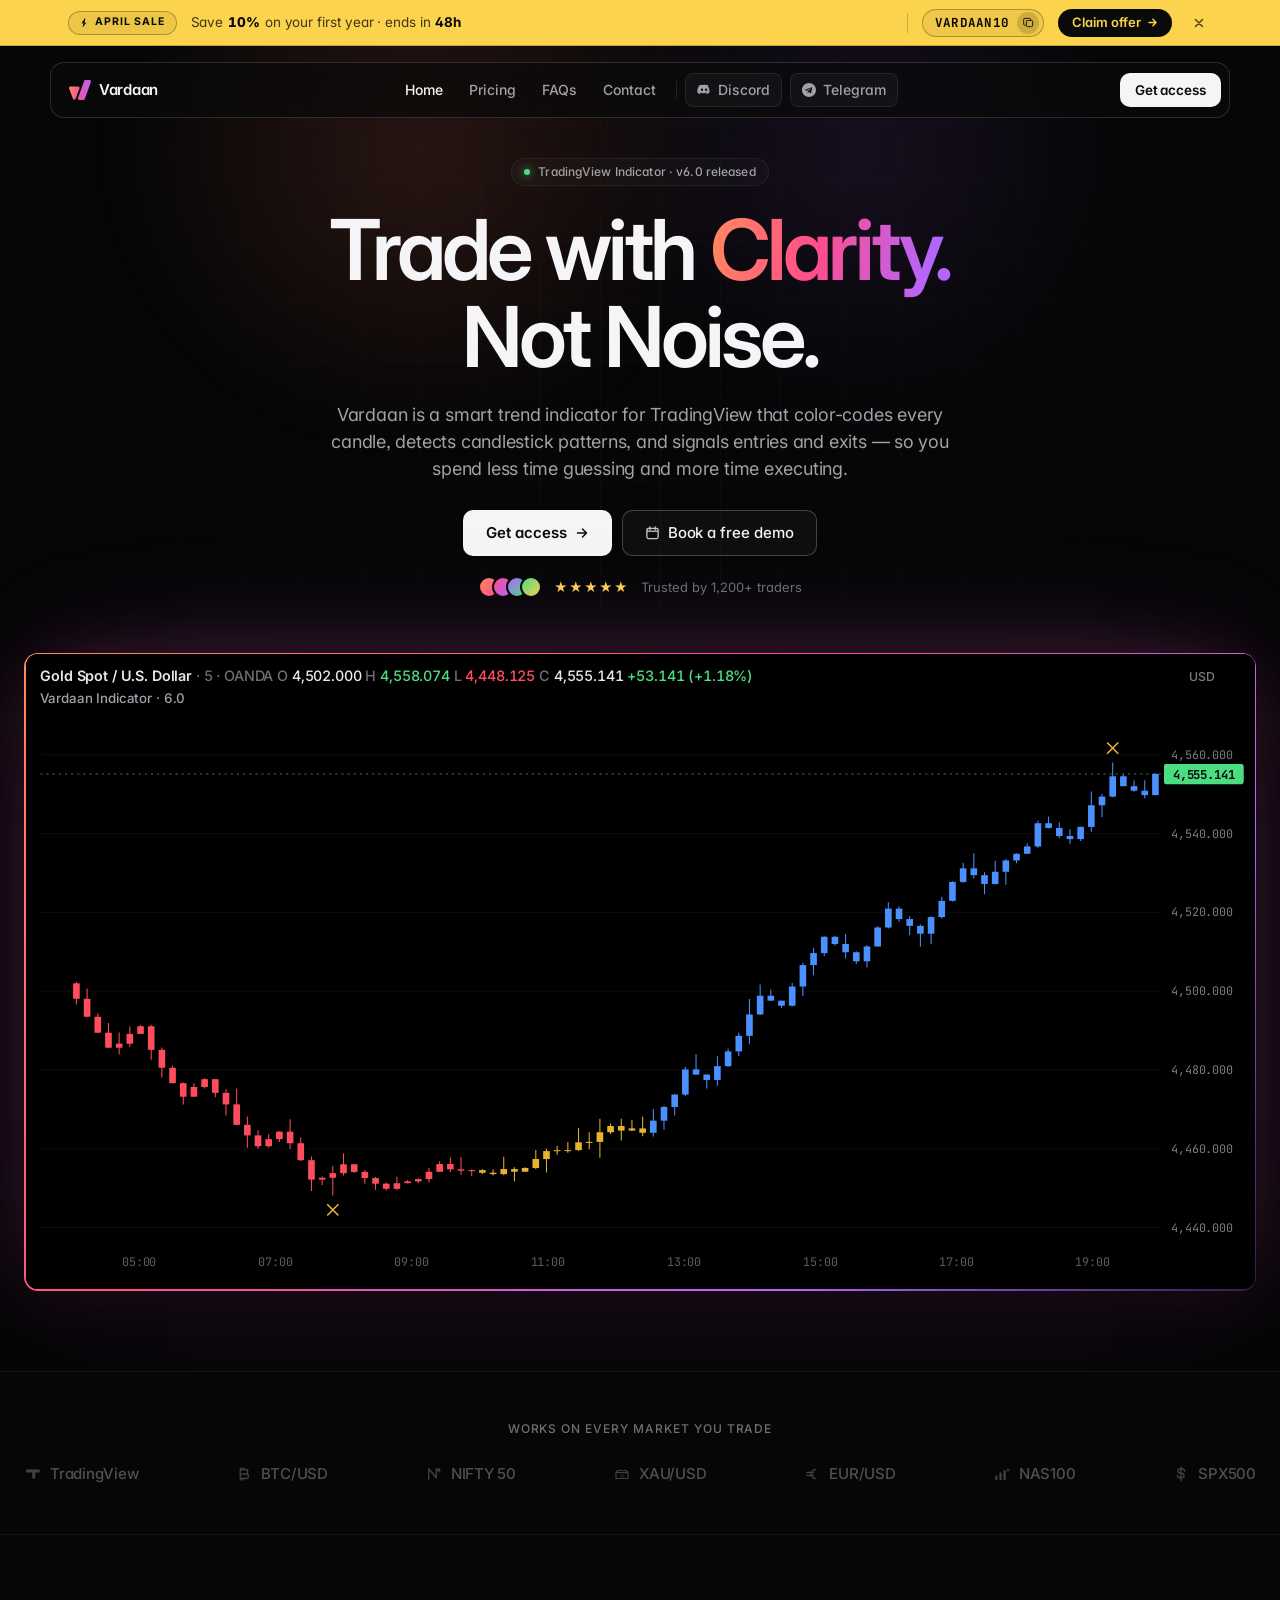
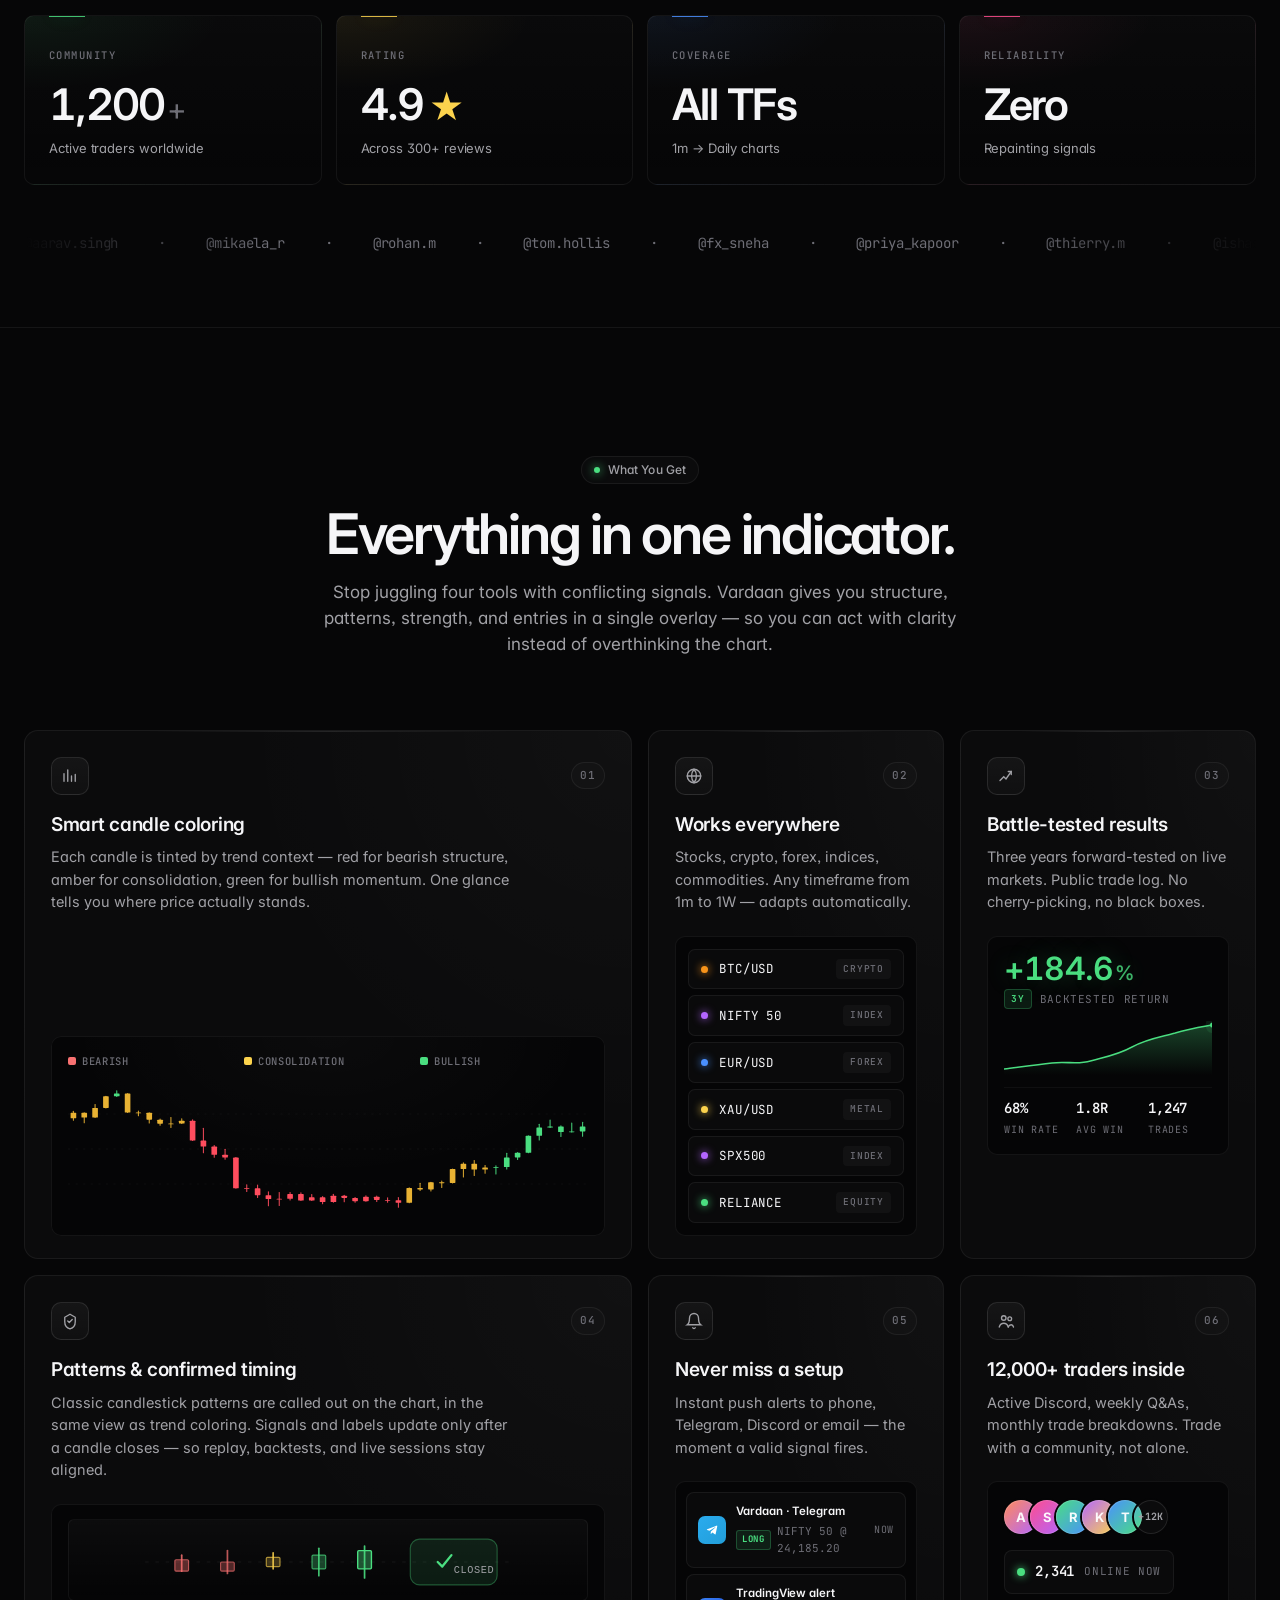
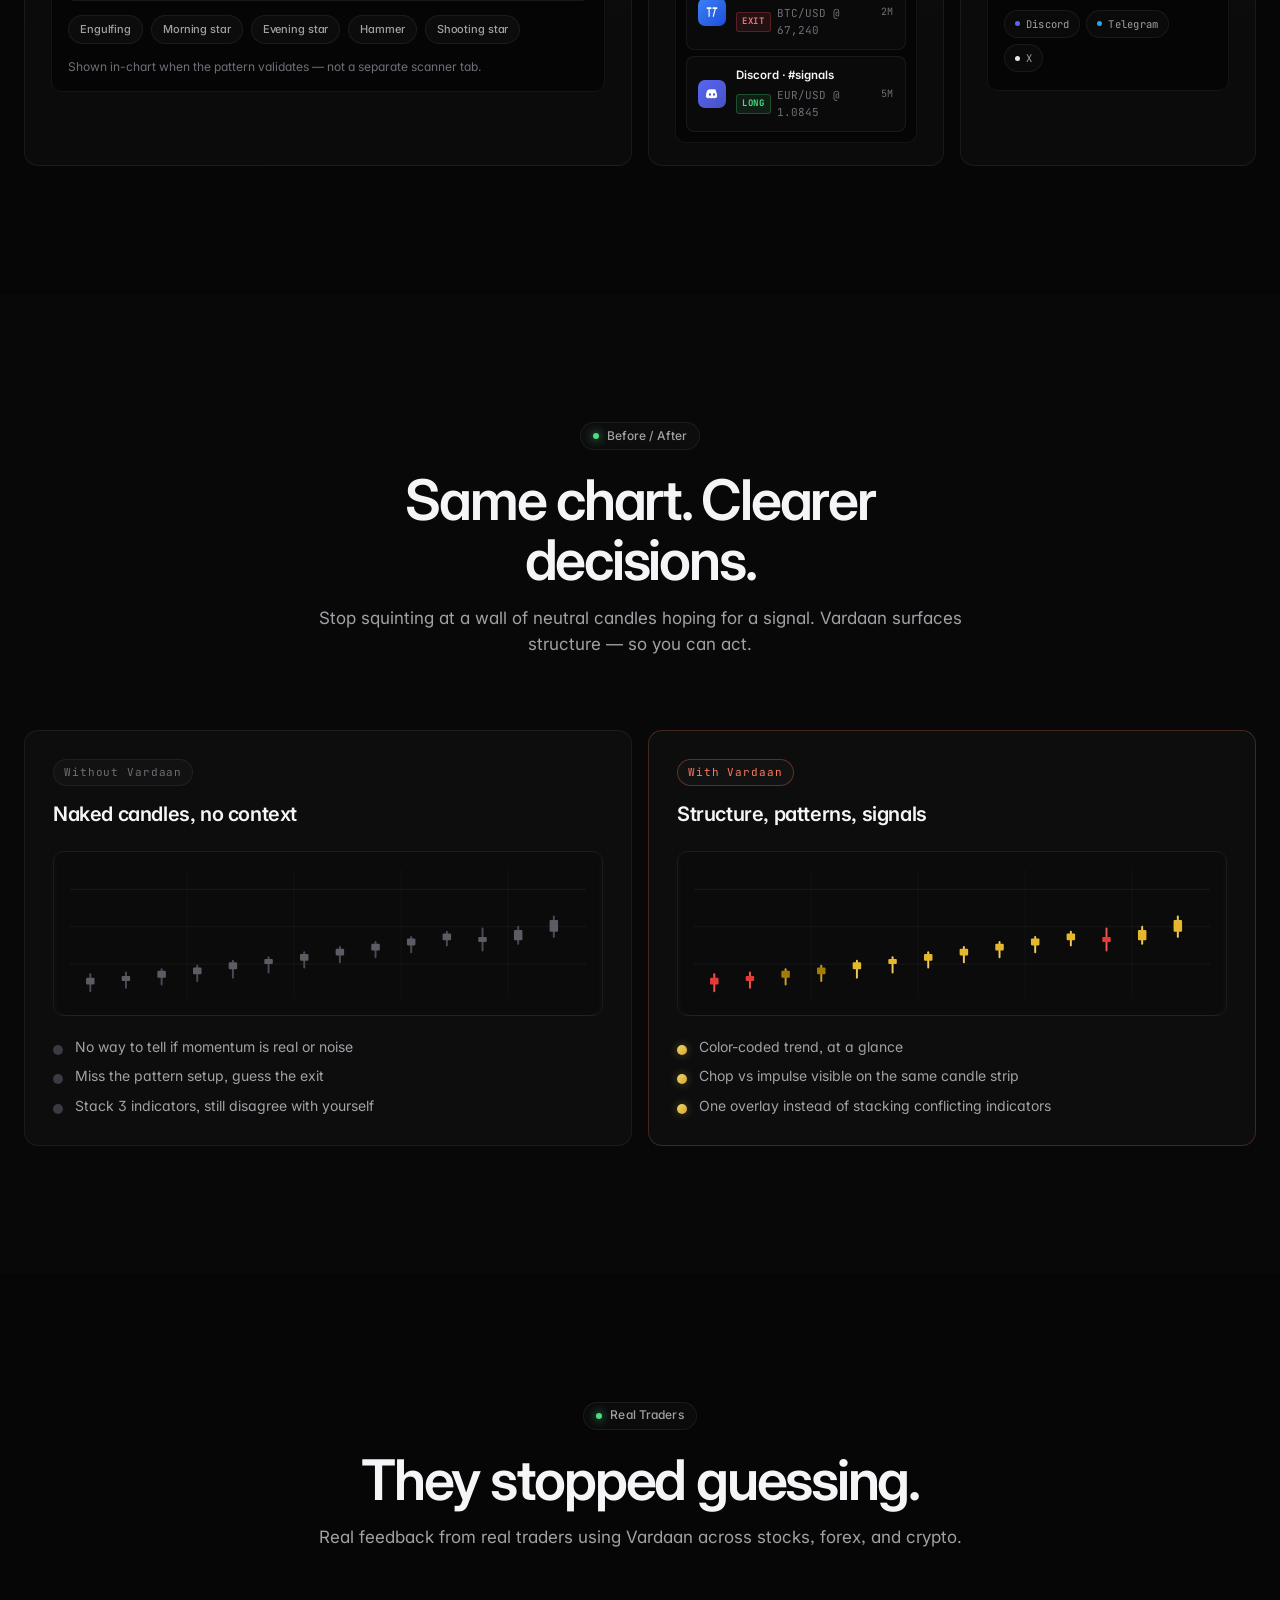
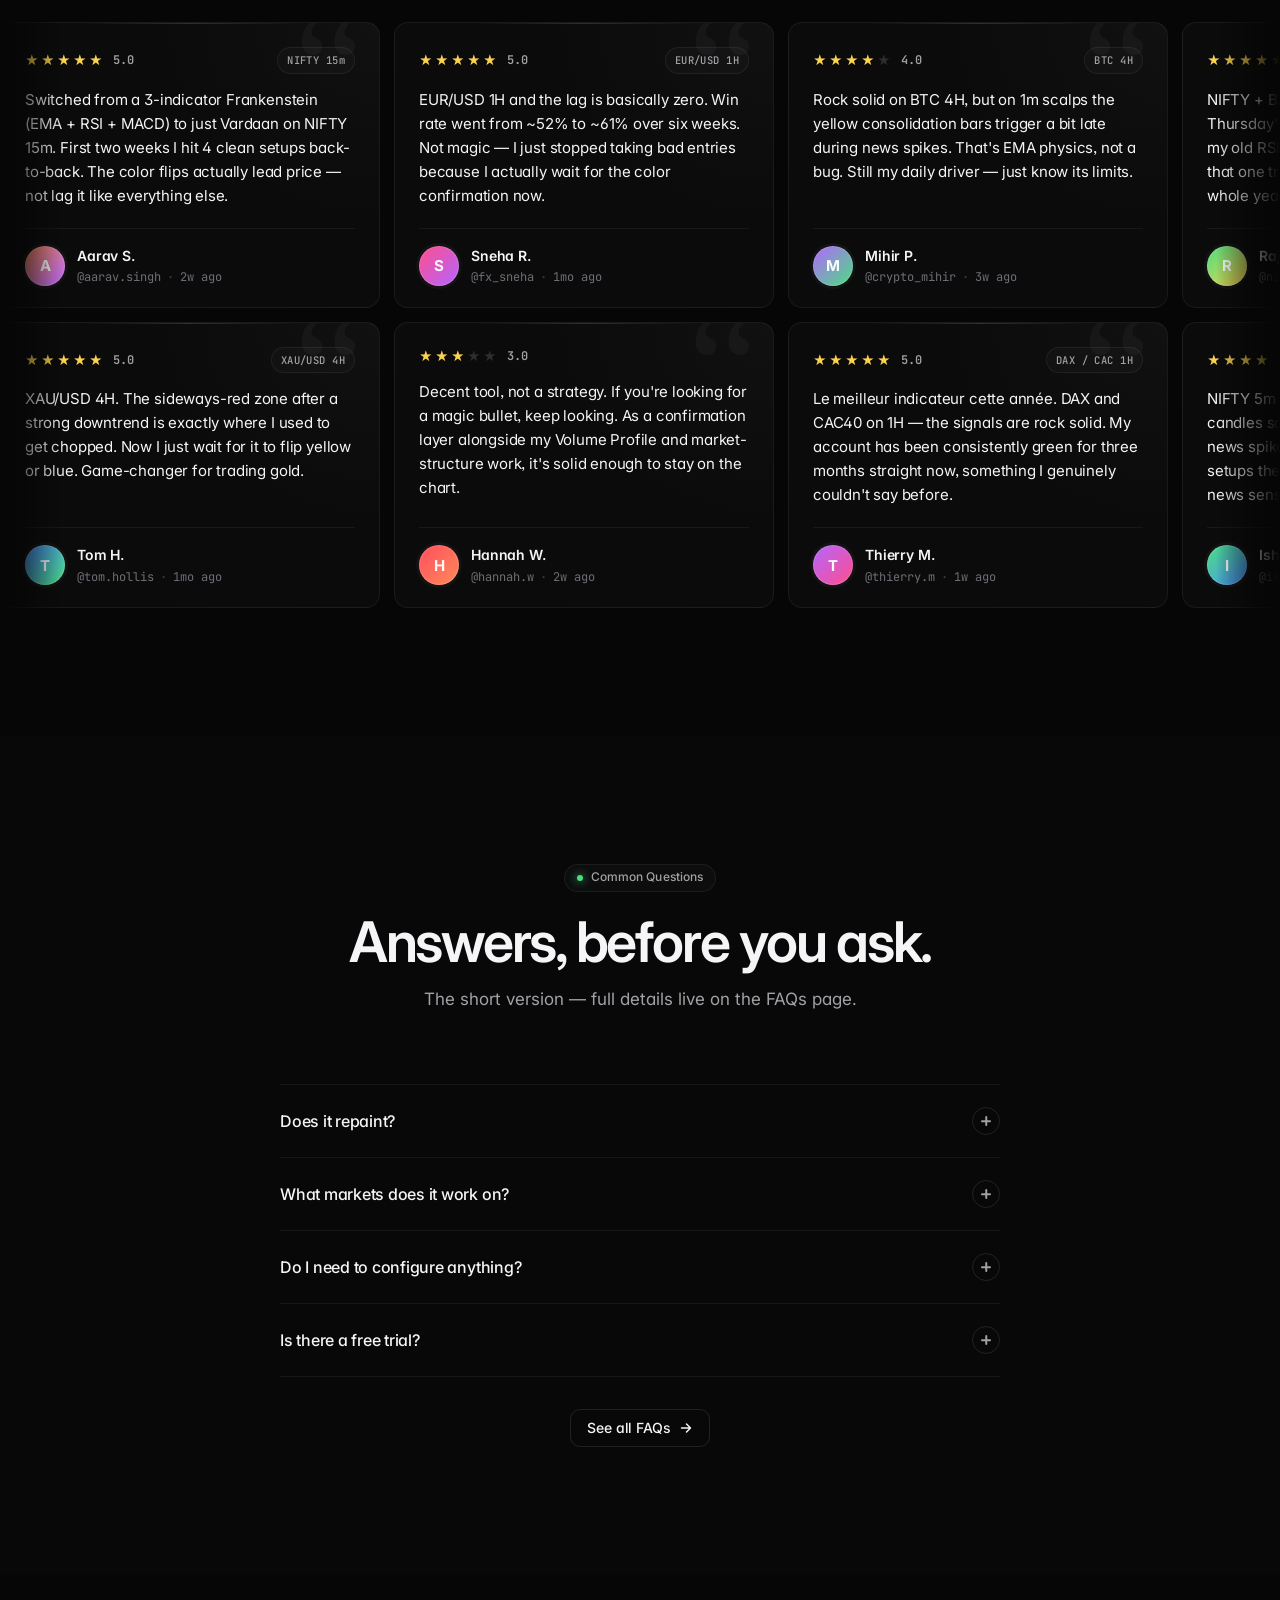
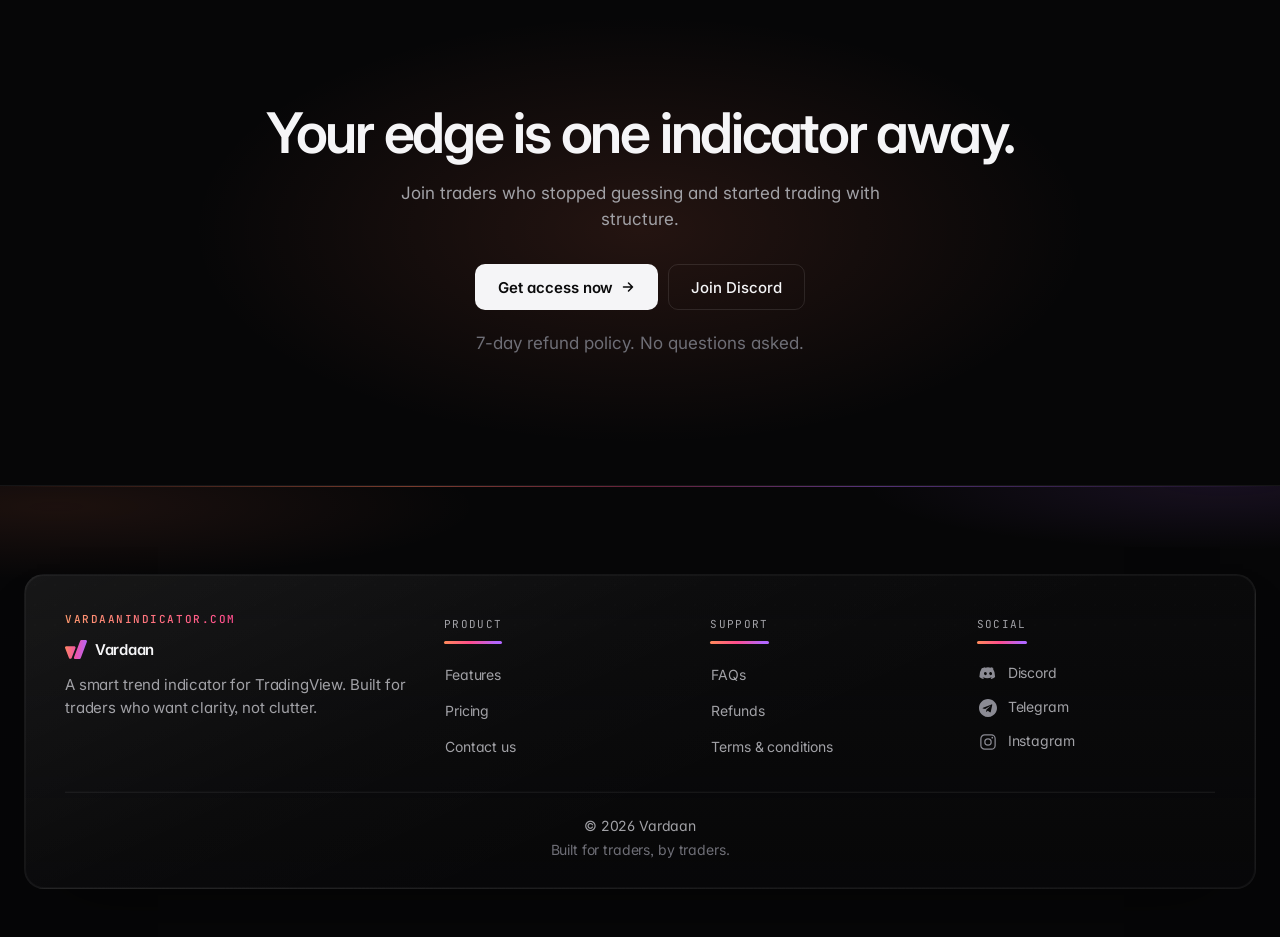
<file: index.html>
<!doctype html>
<html lang="en">
<head>
  <meta charset="utf-8" />
  <meta name="viewport" content="width=device-width, initial-scale=1" />
  <title>Vardaan — Trade with Clarity. Not Noise.</title>
  <meta name="description" content="Vardaan is a smart trend indicator for TradingView that color-codes every candle, detects candlestick patterns, and signals entries and exits." />
  <meta name="theme-color" content="#060607" />
  <link rel="icon" href="assets/logo.svg" type="image/svg+xml" data-site-asset="icon" />
  <link rel="stylesheet" href="styles.css" />
</head>
<body>

  <!-- ============================== PROMO BAR ============================== -->
  <div class="promo-bar" id="promo-bar" role="region" aria-label="Promotional offer">
    <div class="promo-bar__inner">
      <span class="promo-bar__tag">
        <svg class="promo-bar__tag-icon" width="10" height="10" viewBox="0 0 12 12" fill="currentColor" aria-hidden="true">
          <path d="M6.8 0.6 3 6.2h2.3l-1 5.2L8.9 5.6H6.5l1.2-5z"/>
        </svg>
        <span data-text="promo.offerName">Launch Sale</span>
      </span>
      <span class="promo-bar__text">
        Save <em class="promo-bar__pct" data-text="promo.percent">20%</em> on your first year<span class="promo-bar__text-extra"> · ends in <strong data-text="promo.deadline">48h</strong></span>
      </span>
      <span class="promo-bar__divider" aria-hidden="true"></span>
      <button class="promo-bar__code" type="button" data-promo-code>
        <span class="promo-bar__code-value" data-text="promo.code">VARDAAN10</span>
        <span class="promo-bar__copy-btn" aria-hidden="true">
          <svg width="11" height="11" viewBox="0 0 16 16" fill="none">
            <rect x="5" y="5" width="9" height="9" rx="1.6" stroke="currentColor" stroke-width="1.3"/>
            <path d="M11 5V3.5A1.5 1.5 0 0 0 9.5 2h-7A1.5 1.5 0 0 0 1 3.5v7A1.5 1.5 0 0 0 2.5 12H4" stroke="currentColor" stroke-width="1.3"/>
          </svg>
        </span>
      </button>
      <a data-page="pricing" href="pricing.html" class="promo-bar__cta">
        Claim offer
        <svg width="11" height="11" viewBox="0 0 14 14" fill="none" aria-hidden="true">
          <path d="M2.5 7h9m0 0L7.5 3m4 4L7.5 11" stroke="currentColor" stroke-width="1.8" stroke-linecap="round" stroke-linejoin="round"/>
        </svg>
      </a>
      <button class="promo-bar__close" type="button" aria-label="Dismiss offer">
        <svg width="12" height="12" viewBox="0 0 12 12" fill="none" aria-hidden="true">
          <path d="M2.5 2.5l7 7m0-7l-7 7" stroke="currentColor" stroke-width="1.5" stroke-linecap="round"/>
        </svg>
      </button>
    </div>
  </div>

  <!-- ============================== NAV ============================== -->
  <nav class="nav" aria-label="Primary">
    <div class="nav__inner">
      <a data-page="home" href="index.html" class="nav__brand">
        <img class="nav__brand-mark" src="assets/logo.svg" alt="" width="22" height="20" decoding="async" data-site-asset="logo" />
        <span data-text="brand">Vardaan</span>
      </a>
      <ul class="nav__links">
        <li><a class="nav__link nav__link--active" data-page="home" href="index.html">Home</a></li>
        <li><a class="nav__link" data-page="pricing" href="pricing.html">Pricing</a></li>
        <li><a class="nav__link" data-page="faqs" href="faqs.html">FAQs</a></li>
        <li><a class="nav__link" data-page="contact" href="contact.html">Contact</a></li>
        <li class="nav__sep" aria-hidden="true"></li>
        <li><a class="nav__link nav__link--social nav__link--discord" data-link="discord" href="#">
          <svg width="14" height="14" viewBox="0 0 24 24" fill="currentColor" aria-hidden="true"><path d="M20.3 4.4A18 18 0 0 0 16 3l-.3.5a16 16 0 0 0-7.4 0L8 3a18 18 0 0 0-4.3 1.4A19 19 0 0 0 .5 16.1a17 17 0 0 0 5.1 2.6l1-1.5a11 11 0 0 1-1.8-.9l.4-.3a12 12 0 0 0 11.6 0l.4.3a11 11 0 0 1-1.8.9l1 1.5a17 17 0 0 0 5.1-2.6 19 19 0 0 0-3.2-11.7ZM8.5 13.5c-1 0-1.9-1-1.9-2.1 0-1.2.8-2.1 1.9-2.1 1 0 1.9 1 1.9 2.1 0 1.2-.8 2.1-1.9 2.1Zm7 0c-1 0-1.9-1-1.9-2.1 0-1.2.8-2.1 1.9-2.1 1 0 1.9 1 1.9 2.1 0 1.2-.8 2.1-1.9 2.1Z"/></svg>
          Discord
        </a></li>
        <li><a class="nav__link nav__link--social nav__link--telegram" data-link="telegram" href="#">
          <svg width="14" height="14" viewBox="0 0 240 240" fill="currentColor" aria-hidden="true"><path d="M120 0C53.73 0 0 53.73 0 120s53.73 120 120 120 120-53.73 120-120S186.27 0 120 0zm55.65 82.75L156.4 172.6c-1.45 6.48-5.29 8.09-10.7 5.04l-29.56-21.8-14.26 13.73c-1.58 1.58-2.9 2.9-5.94 2.9l2.11-30.05 54.7-49.43c2.38-2.13-.52-3.31-3.69-1.18l-67.64 42.58-29.15-9.12c-6.34-1.98-6.47-6.34 1.32-9.38l114.15-44.02c5.29-1.98 9.92 1.19 8.21 8.87z"/></svg>
          Telegram
        </a></li>
      </ul>
      <div class="nav__cta-group">
        <a data-page="pricing" href="pricing.html" class="btn btn-primary btn-sm">Get access</a>
      </div>
      <button class="nav__burger" aria-label="Open menu" aria-controls="mobile-menu">
        <span></span><span></span><span></span>
      </button>
    </div>
  </nav>

  <div class="mobile-menu" id="mobile-menu" aria-hidden="true">
    <a class="mobile-menu__link" data-page="home" href="index.html">Home</a>
    <a class="mobile-menu__link" data-page="pricing" href="pricing.html">Pricing</a>
    <a class="mobile-menu__link" data-page="faqs" href="faqs.html">FAQs</a>
    <a class="mobile-menu__link" data-page="contact" href="contact.html">Contact</a>
    <div class="mobile-menu__sep" aria-hidden="true"></div>
    <a class="mobile-menu__link mobile-menu__link--social mobile-menu__link--discord" data-link="discord" href="#">
      <svg width="22" height="22" viewBox="0 0 24 24" fill="currentColor" aria-hidden="true"><path d="M20.3 4.4A18 18 0 0 0 16 3l-.3.5a16 16 0 0 0-7.4 0L8 3a18 18 0 0 0-4.3 1.4A19 19 0 0 0 .5 16.1a17 17 0 0 0 5.1 2.6l1-1.5a11 11 0 0 1-1.8-.9l.4-.3a12 12 0 0 0 11.6 0l.4.3a11 11 0 0 1-1.8.9l1 1.5a17 17 0 0 0 5.1-2.6 19 19 0 0 0-3.2-11.7ZM8.5 13.5c-1 0-1.9-1-1.9-2.1 0-1.2.8-2.1 1.9-2.1 1 0 1.9 1 1.9 2.1 0 1.2-.8 2.1-1.9 2.1Zm7 0c-1 0-1.9-1-1.9-2.1 0-1.2.8-2.1 1.9-2.1 1 0 1.9 1 1.9 2.1 0 1.2-.8 2.1-1.9 2.1Z"/></svg>
      Discord
    </a>
    <a class="mobile-menu__link mobile-menu__link--social mobile-menu__link--telegram" data-link="telegram" href="#">
      <svg width="22" height="22" viewBox="0 0 240 240" fill="currentColor" aria-hidden="true"><path d="M120 0C53.73 0 0 53.73 0 120s53.73 120 120 120 120-53.73 120-120S186.27 0 120 0zm55.65 82.75L156.4 172.6c-1.45 6.48-5.29 8.09-10.7 5.04l-29.56-21.8-14.26 13.73c-1.58 1.58-2.9 2.9-5.94 2.9l2.11-30.05 54.7-49.43c2.38-2.13-.52-3.31-3.69-1.18l-67.64 42.58-29.15-9.12c-6.34-1.98-6.47-6.34 1.32-9.38l114.15-44.02c5.29-1.98 9.92 1.19 8.21 8.87z"/></svg>
      Telegram
    </a>
    <div class="mobile-menu__actions">
      <a data-page="pricing" href="pricing.html" class="btn btn-primary btn-sm">Get access</a>
    </div>
  </div>

  <main>

    <!-- ============================== HERO ============================== -->
    <section class="section-hero">
      <div class="container">

        <span class="badge hero__badge hero-anim" style="--d:0ms">
          <span class="badge__dot"></span>
          <span data-text="copy.heroBadge">TradingView Indicator · v6.0 released</span>
        </span>

        <h1 class="hero__headline hero-anim" style="--d:80ms">
          Trade with <span class="gradient-text">Clarity.</span><br/>
          Not Noise.
        </h1>

        <p class="hero__sub hero-anim" style="--d:160ms">
          Vardaan is a smart trend indicator for TradingView that color-codes every
          candle, detects candlestick patterns, and signals entries and exits — so
          you spend less time guessing and more time executing.
        </p>

        <div class="hero__ctas hero-anim" style="--d:240ms">
          <a data-page="pricing" href="pricing.html" class="btn btn-primary btn-lg">
            Get access
            <svg class="btn__arrow" width="14" height="14" viewBox="0 0 14 14" fill="none" aria-hidden="true">
              <path d="M2.5 7h9m0 0L7.5 3m4 4L7.5 11" stroke="currentColor" stroke-width="1.5" stroke-linecap="round" stroke-linejoin="round"/>
            </svg>
          </a>
          <a data-page="contact" href="contact.html" class="btn btn-ghost btn-ghost--bright btn-lg">
            <svg width="15" height="15" viewBox="0 0 16 16" fill="none" aria-hidden="true">
              <rect x="2" y="3.5" width="12" height="11" rx="1.6" stroke="currentColor" stroke-width="1.4"/>
              <path d="M2 6.6h12" stroke="currentColor" stroke-width="1.4"/>
              <path d="M5.2 2v3M10.8 2v3" stroke="currentColor" stroke-width="1.4" stroke-linecap="round"/>
            </svg>
            Book a free demo
          </a>
        </div>

        <div class="hero__trust hero-anim" style="--d:320ms">
          <span class="hero__trust-avatars" aria-hidden="true">
            <span></span><span></span><span></span><span></span>
          </span>
          <span class="hero__trust-stars" aria-hidden="true">★★★★★</span>
          <span data-text="copy.heroTrustLine">Trusted by 1,200+ traders</span>
        </div>

        <!-- hero chart — crisp SVG, built in main.js -->
        <div class="hero__visual hero-anim" style="--d:400ms" aria-hidden="true">
          <div class="hero__visual__inner">
            <svg class="vd-chart" viewBox="0 0 1200 620" preserveAspectRatio="xMidYMid meet" role="img" aria-label="Vardaan indicator on Gold/USD 5m chart"></svg>
          </div>
        </div>

      </div>
    </section>

    <!-- ============================== LOGO STRIP ============================== -->
    <section class="logo-strip">
      <div class="container">
        <div class="logo-strip__label">Works on every market you trade</div>
        <div class="logo-strip__row">
          <!-- TradingView -->
          <span class="logo-strip__item">
            <svg viewBox="0 0 24 24" fill="currentColor" aria-hidden="true"><path d="M11 6h10v4H15v8h-4v-8H3V6h5a5 5 0 0 1 3 0z"/></svg>
            TradingView
          </span>

          <!-- BTC / USD -->
          <span class="logo-strip__item">
            <svg viewBox="0 0 24 24" fill="none" stroke="currentColor" stroke-width="1.9" stroke-linecap="round" stroke-linejoin="round" aria-hidden="true">
              <path d="M8 4v2M11 4v2M8 18v2M11 18v2"/>
              <path d="M7 6h7a3 3 0 0 1 0 6H7zM7 12h8a3 3 0 0 1 0 6H7zM7 6v12"/>
            </svg>
            BTC/USD
          </span>

          <!-- NIFTY 50 (India) -->
          <span class="logo-strip__item">
            <svg viewBox="0 0 24 24" fill="none" stroke="currentColor" stroke-width="1.8" stroke-linecap="round" stroke-linejoin="round" aria-hidden="true">
              <path d="M5 19V5l10 12V5"/>
              <path d="M17 8l2.5-2.5M19.5 5.5V9M19.5 5.5H16"/>
            </svg>
            NIFTY 50
          </span>

          <!-- XAU / USD (Gold) -->
          <span class="logo-strip__item">
            <svg viewBox="0 0 24 24" fill="none" stroke="currentColor" stroke-width="1.6" stroke-linejoin="round" aria-hidden="true">
              <path d="M4 10l3-3h10l3 3v8H4z"/>
              <path d="M4 10h16"/>
              <path d="M9 13.5h6M9 16h6" stroke-opacity="0.55"/>
            </svg>
            XAU/USD
          </span>

          <!-- EUR / USD -->
          <span class="logo-strip__item">
            <svg viewBox="0 0 24 24" fill="none" stroke="currentColor" stroke-width="1.8" stroke-linecap="round" stroke-linejoin="round" aria-hidden="true">
              <path d="M17 6a6 6 0 1 0 0 12"/>
              <path d="M5 10h9M5 14h9"/>
            </svg>
            EUR/USD
          </span>

          <!-- NAS100 -->
          <span class="logo-strip__item">
            <svg viewBox="0 0 24 24" fill="currentColor" aria-hidden="true">
              <rect x="3"  y="14" width="3" height="6"  rx="0.5"/>
              <rect x="8.5" y="10" width="3" height="10" rx="0.5"/>
              <rect x="14" y="7"  width="3" height="13" rx="0.5"/>
              <path d="M20 4l.9 2.1L23 7l-2.1.9L20 10l-.9-2.1L17 7l2.1-.9L20 4z" opacity="0.85"/>
            </svg>
            NAS100
          </span>

          <!-- SPX500 -->
          <span class="logo-strip__item">
            <svg viewBox="0 0 24 24" fill="none" stroke="currentColor" stroke-width="1.9" stroke-linecap="round" stroke-linejoin="round" aria-hidden="true">
              <path d="M12 3v18"/>
              <path d="M17 8a4 4 0 0 0-4-3h-2a3 3 0 0 0 0 6h2a3 3 0 0 1 0 6h-2a4 4 0 0 1-4-3"/>
            </svg>
            SPX500
          </span>
        </div>
      </div>
    </section>

    <!-- ============================== STATS BAR ============================== -->
    <section class="stats-bar">
      <div class="container">
        <div class="stats-bar__grid reveal" data-stagger="80">
          <div class="stats-bar__stat reveal" style="--accent: #4ADE80">
            <span class="stats-bar__cap">Community</span>
            <div class="stats-bar__num">1,200<span class="stats-bar__plus">+</span></div>
            <span class="stats-bar__label">Active traders worldwide</span>
          </div>
          <div class="stats-bar__stat reveal" style="--accent: #FCD34D">
            <span class="stats-bar__cap">Rating</span>
            <div class="stats-bar__num">4.9<span class="stats-bar__star">★</span></div>
            <span class="stats-bar__label">Across 300+ reviews</span>
          </div>
          <div class="stats-bar__stat reveal" style="--accent: #4A90FF">
            <span class="stats-bar__cap">Coverage</span>
            <div class="stats-bar__num">All TFs</div>
            <span class="stats-bar__label">1m → Daily charts</span>
          </div>
          <div class="stats-bar__stat reveal" style="--accent: #FF4D8D">
            <span class="stats-bar__cap">Reliability</span>
            <div class="stats-bar__num">Zero</div>
            <span class="stats-bar__label">Repainting signals</span>
          </div>
        </div>

        <div class="marquee" aria-hidden="true">
          <div class="marquee__track">
            <span class="marquee__item">@aarav.singh</span>
            <span class="marquee__item">·</span>
            <span class="marquee__item">@mikaela_r</span>
            <span class="marquee__item">·</span>
            <span class="marquee__item">@rohan.m</span>
            <span class="marquee__item">·</span>
            <span class="marquee__item">@tom.hollis</span>
            <span class="marquee__item">·</span>
            <span class="marquee__item">@fx_sneha</span>
            <span class="marquee__item">·</span>
            <span class="marquee__item">@priya_kapoor</span>
            <span class="marquee__item">·</span>
            <span class="marquee__item">@thierry.m</span>
            <span class="marquee__item">·</span>
            <span class="marquee__item">@ishaan_p</span>
            <span class="marquee__item">·</span>
            <span class="marquee__item">@hannah.w</span>
            <span class="marquee__item">·</span>
            <span class="marquee__item">@dev.mehta</span>
            <span class="marquee__item">·</span>
            <span class="marquee__item">@crypto_mihir</span>
            <span class="marquee__item">·</span>
            <span class="marquee__item">@lian_zhao</span>
            <span class="marquee__item">·</span>
            <span class="marquee__item">@noah.wright</span>
            <span class="marquee__item">·</span>
            <span class="marquee__item">@kavya.k</span>
            <span class="marquee__item">·</span>
            <span class="marquee__item">@anushka_n</span>
            <span class="marquee__item">·</span>
            <span class="marquee__item">@nifty_raj</span>
            <span class="marquee__item">·</span>
            <span class="marquee__item">@m_desai</span>
            <span class="marquee__item">·</span>
            <span class="marquee__item">@tarun.rk</span>
            <span class="marquee__item">·</span>
            <span class="marquee__item">@sofia.tlv</span>
            <span class="marquee__item">·</span>
            <span class="marquee__item">@arvind.k</span>
            <span class="marquee__item">·</span>
            <span class="marquee__item">@btc_kiran</span>
            <span class="marquee__item">·</span>
          </div>
        </div>
      </div>
    </section>

    <!-- ============================== BENTO FEATURES ============================== -->
    <section class="section" id="features">
      <div class="container">
        <div class="section-header reveal">
          <span class="badge"><span class="badge__dot"></span>What You Get</span>
          <h2>Everything in one indicator.</h2>
          <p>Stop juggling four tools with conflicting signals. Vardaan gives you structure, patterns, strength, and entries in a single overlay — so you can act with clarity instead of overthinking the chart.</p>
        </div>

        <div class="bento" data-stagger="80">

          <!-- 1 · WIDE · Smart Candle Coloring -->
          <article class="bento-tile bento-tile--wide reveal">
            <div class="bento-tile__head">
              <div class="bento-tile__icon" aria-hidden="true">
                <svg viewBox="0 0 24 24" fill="none" stroke="currentColor" stroke-width="1.8" stroke-linecap="round">
                  <path d="M4 19V9m5 10V4m5 15v-7m5 7V10"/>
                </svg>
              </div>
              <span class="bento-tile__num">01</span>
            </div>
            <h3 class="bento-tile__title">Smart candle coloring</h3>
            <p class="bento-tile__body">Each candle is tinted by trend context — red for bearish structure, amber for consolidation, green for bullish momentum. One glance tells you where price actually stands.</p>
            <div class="bento-tile__visual">
              <div class="trend-viz">
                <div class="trend-viz__labels">
                  <span class="trend-viz__label trend-viz__label--down">Bearish</span>
                  <span class="trend-viz__label trend-viz__label--flat">Consolidation</span>
                  <span class="trend-viz__label trend-viz__label--up">Bullish</span>
                </div>
                <svg class="trend-viz__svg" viewBox="0 0 480 140" preserveAspectRatio="none" aria-hidden="true">
                  <line x1="0" y1="35"  x2="480" y2="35"  stroke="rgba(255,255,255,0.03)" stroke-dasharray="2 5"/>
                  <line x1="0" y1="70"  x2="480" y2="70"  stroke="rgba(255,255,255,0.04)" stroke-dasharray="2 5"/>
                  <line x1="0" y1="105" x2="480" y2="105" stroke="rgba(255,255,255,0.03)" stroke-dasharray="2 5"/>
                  <g class="trend-viz__candles"></g>
                </svg>
              </div>
            </div>
          </article>

          <!-- 2 · Works Everywhere -->
          <article class="bento-tile reveal">
            <div class="bento-tile__head">
              <div class="bento-tile__icon" aria-hidden="true">
                <svg viewBox="0 0 24 24" fill="none" stroke="currentColor" stroke-width="1.8" stroke-linecap="round">
                  <circle cx="12" cy="12" r="9"/>
                  <path d="M3 12h18M12 3a14 14 0 0 1 0 18M12 3a14 14 0 0 0 0 18"/>
                </svg>
              </div>
              <span class="bento-tile__num">02</span>
            </div>
            <h3 class="bento-tile__title">Works everywhere</h3>
            <p class="bento-tile__body">Stocks, crypto, forex, indices, commodities. Any timeframe from 1m to 1W — adapts automatically.</p>
            <div class="asset-grid" aria-hidden="true">
              <span class="asset-chip"><span class="asset-chip__dot" style="color:#F7931A"></span><span class="asset-chip__sym">BTC/USD</span><span class="asset-chip__cls">Crypto</span></span>
              <span class="asset-chip"><span class="asset-chip__dot" style="color:#B366FF"></span><span class="asset-chip__sym">NIFTY&nbsp;50</span><span class="asset-chip__cls">Index</span></span>
              <span class="asset-chip"><span class="asset-chip__dot" style="color:#4A90FF"></span><span class="asset-chip__sym">EUR/USD</span><span class="asset-chip__cls">Forex</span></span>
              <span class="asset-chip"><span class="asset-chip__dot" style="color:#FCD34D"></span><span class="asset-chip__sym">XAU/USD</span><span class="asset-chip__cls">Metal</span></span>
              <span class="asset-chip"><span class="asset-chip__dot" style="color:#B366FF"></span><span class="asset-chip__sym">SPX500</span><span class="asset-chip__cls">Index</span></span>
              <span class="asset-chip"><span class="asset-chip__dot" style="color:#4ADE80"></span><span class="asset-chip__sym">RELIANCE</span><span class="asset-chip__cls">Equity</span></span>
            </div>
          </article>

          <!-- 3 · Battle-tested performance -->
          <article class="bento-tile reveal">
            <div class="bento-tile__head">
              <div class="bento-tile__icon" aria-hidden="true">
                <svg viewBox="0 0 24 24" fill="none" stroke="currentColor" stroke-width="1.8" stroke-linecap="round">
                  <path d="M4 18l5-5 3 3 7-10"/>
                  <path d="M15 6h4v4"/>
                </svg>
              </div>
              <span class="bento-tile__num">03</span>
            </div>
            <h3 class="bento-tile__title">Battle-tested results</h3>
            <p class="bento-tile__body">Three years forward-tested on live markets. Public trade log. No cherry-picking, no black boxes.</p>
            <div class="perf-card" aria-hidden="true">
              <div class="perf-card__hero">
                <div class="perf-card__big">+184.6<span class="perf-card__pct">%</span></div>
                <div class="perf-card__sub">
                  <span class="perf-card__badge">3Y</span>
                  <span>Backtested return</span>
                </div>
              </div>
              <svg class="perf-card__chart" viewBox="0 0 260 54" preserveAspectRatio="none">
                <defs>
                  <linearGradient id="perf-grad" x1="0" y1="0" x2="0" y2="1">
                    <stop offset="0%" stop-color="#4ADE80" stop-opacity="0.28"/>
                    <stop offset="100%" stop-color="#4ADE80" stop-opacity="0"/>
                  </linearGradient>
                </defs>
                <path d="M0,48 C 20,46 38,44 60,42 C 78,40 92,44 108,40 C 126,36 142,34 160,26 C 178,18 196,16 214,12 C 230,8 246,6 260,4 L 260,54 L 0,54 Z" fill="url(#perf-grad)"/>
                <path d="M0,48 C 20,46 38,44 60,42 C 78,40 92,44 108,40 C 126,36 142,34 160,26 C 178,18 196,16 214,12 C 230,8 246,6 260,4" fill="none" stroke="#4ADE80" stroke-width="1.6" stroke-linecap="round"/>
                <circle cx="260" cy="4" r="2.5" fill="#4ADE80"/>
                <circle cx="260" cy="4" r="5" fill="#4ADE80" opacity="0.35">
                  <animate attributeName="r" values="4;9;4" dur="1.8s" repeatCount="indefinite"/>
                  <animate attributeName="opacity" values="0.5;0;0.5" dur="1.8s" repeatCount="indefinite"/>
                </circle>
              </svg>
              <div class="perf-card__stats">
                <div class="perf-card__stat"><span class="perf-card__val">68%</span><span class="perf-card__lbl">Win rate</span></div>
                <div class="perf-card__stat"><span class="perf-card__val">1.8R</span><span class="perf-card__lbl">Avg win</span></div>
                <div class="perf-card__stat"><span class="perf-card__val">1,247</span><span class="perf-card__lbl">Trades</span></div>
              </div>
            </div>
          </article>

          <!-- 4 · WIDE · Patterns & confirmed bars -->
          <article class="bento-tile bento-tile--wide reveal">
            <div class="bento-tile__head">
              <div class="bento-tile__icon" aria-hidden="true">
                <svg viewBox="0 0 24 24" fill="none" stroke="currentColor" stroke-width="1.8" stroke-linecap="round" stroke-linejoin="round">
                  <path d="M12 3l7 4v6c0 5-3.5 8.5-7 9.5-3.5-1-7-4.5-7-9.5V7l7-4z"/>
                  <path d="M9 12l2 2 4-4"/>
                </svg>
              </div>
              <span class="bento-tile__num">04</span>
            </div>
            <h3 class="bento-tile__title">Patterns &amp; confirmed timing</h3>
            <p class="bento-tile__body">Classic candlestick patterns are called out on the chart, in the same view as trend coloring. Signals and labels update only after a candle closes — so replay, backtests, and live sessions stay aligned.</p>
            <div class="pattern-card" aria-hidden="true">
              <div class="pattern-card__chart">
                <svg class="pattern-card__svg" viewBox="0 0 320 56" fill="none" xmlns="http://www.w3.org/2000/svg" aria-hidden="true">
                  <line x1="0" y1="28" x2="320" y2="28" stroke="rgba(255,255,255,0.06)" stroke-dasharray="3 6"/>
                  <!-- simple candles -->
                  <g stroke-linecap="round">
                    <line x1="32" y1="22" x2="32" y2="36" stroke="rgba(248,113,113,0.85)" stroke-width="1.5"/>
                    <rect x="26" y="26" width="12" height="10" rx="1" fill="rgba(248,113,113,0.35)" stroke="rgba(248,113,113,0.7)" stroke-width="1"/>
                    <line x1="72" y1="18" x2="72" y2="38" stroke="rgba(248,113,113,0.75)" stroke-width="1.5"/>
                    <rect x="66" y="28" width="12" height="8" rx="1" fill="rgba(248,113,113,0.3)" stroke="rgba(248,113,113,0.65)" stroke-width="1"/>
                    <line x1="112" y1="20" x2="112" y2="34" stroke="rgba(252,211,77,0.85)" stroke-width="1.5"/>
                    <rect x="106" y="24" width="12" height="8" rx="1" fill="rgba(252,211,77,0.22)" stroke="rgba(252,211,77,0.65)" stroke-width="1"/>
                    <line x1="152" y1="16" x2="152" y2="40" stroke="rgba(74,222,128,0.85)" stroke-width="1.5"/>
                    <rect x="146" y="22" width="12" height="12" rx="1" fill="rgba(74,222,128,0.28)" stroke="rgba(74,222,128,0.7)" stroke-width="1"/>
                    <line x1="192" y1="14" x2="192" y2="42" stroke="rgba(74,222,128,0.9)" stroke-width="1.5"/>
                    <rect x="186" y="18" width="12" height="16" rx="1" fill="rgba(74,222,128,0.35)" stroke="var(--up)" stroke-width="1.2"/>
                  </g>
                  <g transform="translate(232 8)">
                    <rect width="76" height="40" rx="8" fill="rgba(74,222,128,0.1)" stroke="rgba(74,222,128,0.35)" stroke-width="1"/>
                    <path d="M24 20l4 4 8-10" stroke="var(--up)" stroke-width="2" stroke-linecap="round" stroke-linejoin="round"/>
                    <text x="38" y="30" fill="#A1A1A6" font-family="ui-monospace, monospace" font-size="9" letter-spacing="0.06em">CLOSED</text>
                  </g>
                </svg>
              </div>
              <div class="pattern-card__chips">
                <span class="pattern-chip">Engulfing</span>
                <span class="pattern-chip">Morning star</span>
                <span class="pattern-chip">Evening star</span>
                <span class="pattern-chip">Hammer</span>
                <span class="pattern-chip">Shooting star</span>
              </div>
              <p class="pattern-card__foot">Shown in-chart when the pattern validates — not a separate scanner tab.</p>
            </div>
          </article>

          <!-- 5 · Instant alerts everywhere -->
          <article class="bento-tile reveal">
            <div class="bento-tile__head">
              <div class="bento-tile__icon" aria-hidden="true">
                <svg viewBox="0 0 24 24" fill="none" stroke="currentColor" stroke-width="1.8" stroke-linecap="round">
                  <path d="M18 8A6 6 0 0 0 6 8c0 7-3 9-3 9h18s-3-2-3-9"/>
                  <path d="M13.73 21a2 2 0 0 1-3.46 0"/>
                </svg>
              </div>
              <span class="bento-tile__num">05</span>
            </div>
            <h3 class="bento-tile__title">Never miss a setup</h3>
            <p class="bento-tile__body">Instant push alerts to phone, Telegram, Discord or email — the moment a valid signal fires.</p>
            <div class="alerts-card" aria-hidden="true">
              <div class="alerts-card__row">
                <span class="alerts-card__ico alerts-card__ico--tg">
                  <svg viewBox="0 0 24 24" fill="currentColor"><path d="M9.78 18.65l.28-4.23 7.68-6.92c.34-.31-.07-.46-.52-.19L7.74 13.3 3.64 12c-.88-.25-.89-.86.2-1.3l15.97-6.16c.73-.33 1.43.18 1.15 1.3l-2.72 12.81c-.19.91-.74 1.13-1.5.71L12.6 16.3l-1.99 1.93c-.23.23-.42.42-.83.42z"/></svg>
                </span>
                <div class="alerts-card__body">
                  <div class="alerts-card__title">Vardaan · Telegram</div>
                  <div class="alerts-card__msg"><span class="alerts-card__tag alerts-card__tag--up">LONG</span> NIFTY 50 @ 24,185.20</div>
                </div>
                <span class="alerts-card__time">now</span>
              </div>
              <div class="alerts-card__row">
                <span class="alerts-card__ico alerts-card__ico--tv">
                  <svg viewBox="0 0 24 24" fill="currentColor"><path d="M3 4h8v3H8v13H6V7H3V4zm10 0h8v3h-2.5L15 20h-2l3.5-13H13V4z"/></svg>
                </span>
                <div class="alerts-card__body">
                  <div class="alerts-card__title">TradingView alert</div>
                  <div class="alerts-card__msg"><span class="alerts-card__tag alerts-card__tag--down">EXIT</span> BTC/USD @ 67,240</div>
                </div>
                <span class="alerts-card__time">2m</span>
              </div>
              <div class="alerts-card__row">
                <span class="alerts-card__ico alerts-card__ico--dc">
                  <svg viewBox="0 0 24 24" fill="currentColor"><path d="M19.5 5.3A17.3 17.3 0 0 0 15 4l-.2.4a15.3 15.3 0 0 1 4 1.3 14 14 0 0 0-13.6 0 15.3 15.3 0 0 1 4-1.3L9 4a17.3 17.3 0 0 0-4.5 1.3A17.6 17.6 0 0 0 1.5 17a17.9 17.9 0 0 0 5.4 2.7l.4-.6a12 12 0 0 1-1.9-.9c.1-.1.3-.2.4-.3a12.5 12.5 0 0 0 10.7 0l.4.3c-.6.4-1.2.7-1.9.9l.4.6a17.9 17.9 0 0 0 5.4-2.7 17.6 17.6 0 0 0-3-11.7zM8.5 14.8a2 2 0 0 1 0-4 2 2 0 0 1 0 4zm7 0a2 2 0 0 1 0-4 2 2 0 0 1 0 4z"/></svg>
                </span>
                <div class="alerts-card__body">
                  <div class="alerts-card__title">Discord · #signals</div>
                  <div class="alerts-card__msg"><span class="alerts-card__tag alerts-card__tag--up">LONG</span> EUR/USD @ 1.0845</div>
                </div>
                <span class="alerts-card__time">5m</span>
              </div>
            </div>
          </article>

          <!-- 6 · Active community -->
          <article class="bento-tile reveal">
            <div class="bento-tile__head">
              <div class="bento-tile__icon" aria-hidden="true">
                <svg viewBox="0 0 24 24" fill="none" stroke="currentColor" stroke-width="1.8" stroke-linecap="round">
                  <circle cx="9" cy="8" r="3"/>
                  <circle cx="17" cy="9" r="2.5"/>
                  <path d="M3 20c1-3 3.5-5 6-5s5 2 6 5"/>
                  <path d="M15 20c.6-2 2-3 4-3s2.5 1 3 3"/>
                </svg>
              </div>
              <span class="bento-tile__num">06</span>
            </div>
            <h3 class="bento-tile__title">12,000+ traders inside</h3>
            <p class="bento-tile__body">Active Discord, weekly Q&amp;As, monthly trade breakdowns. Trade with a community, not alone.</p>
            <div class="community-card" aria-hidden="true">
              <div class="community-card__avatars">
                <span class="community-card__av" style="background:linear-gradient(135deg,#FF8B5A,#B366FF)">A</span>
                <span class="community-card__av" style="background:linear-gradient(135deg,#FF4D8D,#B366FF)">S</span>
                <span class="community-card__av" style="background:linear-gradient(135deg,#4ADE80,#4A90FF)">R</span>
                <span class="community-card__av" style="background:linear-gradient(135deg,#B366FF,#FCD34D)">K</span>
                <span class="community-card__av" style="background:linear-gradient(135deg,#4A90FF,#4ADE80)">T</span>
                <span class="community-card__av community-card__av--plus">+12K</span>
              </div>
              <div class="community-card__live">
                <span class="community-card__pulse"></span>
                <span class="community-card__count">2,341</span>
                <span class="community-card__label">online now</span>
              </div>
              <div class="community-card__channels">
                <span class="community-card__ch"><span class="community-card__ch-dot" style="background:#5865F2"></span>Discord</span>
                <span class="community-card__ch"><span class="community-card__ch-dot" style="background:#26A5E4"></span>Telegram</span>
                <span class="community-card__ch"><span class="community-card__ch-dot" style="background:#E5E7EB"></span>X</span>
              </div>
            </div>
          </article>

        </div>
      </div>
    </section>

    <!-- ============================== BEFORE / AFTER ============================== -->
    <section class="section section--alt">
      <div class="container">
        <div class="section-header reveal">
          <span class="badge"><span class="badge__dot"></span>Before / After</span>
          <h2>Same chart. Clearer decisions.</h2>
          <p>Stop squinting at a wall of neutral candles hoping for a signal. Vardaan surfaces structure — so you can act.</p>
        </div>

        <div class="compare-ba" data-stagger="120">

          <article class="ba-card reveal">
            <span class="ba-card__label">Without Vardaan</span>
            <h3 class="ba-card__title">Naked candles, no context</h3>
            <div class="ba-chart ba-chart--svg" aria-hidden="true">
              <svg class="ba-svg" viewBox="0 0 320 96" preserveAspectRatio="xMidYMid meet" role="img" aria-hidden="true">
                <rect class="ba-svg__pane" width="320" height="96" rx="6"/>
                <g class="ba-svg__grid" stroke="rgba(255,255,255,0.07)" stroke-width="0.45">
                  <line x1="8" y1="22" x2="312" y2="22"/><line x1="8" y1="44" x2="312" y2="44"/><line x1="8" y1="66" x2="312" y2="66"/>
                </g>
                <g class="ba-svg__vgrid" stroke="rgba(255,255,255,0.05)" stroke-width="0.45">
                  <line x1="77" y1="10" x2="77" y2="86"/><line x1="140" y1="10" x2="140" y2="86"/><line x1="203" y1="10" x2="203" y2="86"/><line x1="266" y1="10" x2="266" y2="86"/>
                </g>
                <g fill="#5c5c64" stroke="#4a4a52" stroke-width="1.15" stroke-linecap="round">
                  <g transform="translate(14,0)"><line x1="6" y1="72" x2="6" y2="82"/><rect x="3.5" y="74" width="5" height="4" rx="0.6" stroke="none"/></g>
                  <g transform="translate(35,0)"><line x1="6" y1="71" x2="6" y2="80"/><rect x="3.5" y="73" width="5" height="3" rx="0.6" stroke="none"/></g>
                  <g transform="translate(56,0)"><line x1="6" y1="69" x2="6" y2="78"/><rect x="3.5" y="70" width="5" height="4" rx="0.6" stroke="none"/></g>
                  <g transform="translate(77,0)"><line x1="6" y1="67" x2="6" y2="76"/><rect x="3.5" y="68" width="5" height="4" rx="0.6" stroke="none"/></g>
                  <g transform="translate(98,0)"><line x1="6" y1="64" x2="6" y2="74"/><rect x="3.5" y="65" width="5" height="4" rx="0.6" stroke="none"/></g>
                  <g transform="translate(119,0)"><line x1="6" y1="62" x2="6" y2="71"/><rect x="3.5" y="63" width="5" height="3" rx="0.6" stroke="none"/></g>
                  <g transform="translate(140,0)"><line x1="6" y1="59" x2="6" y2="68"/><rect x="3.5" y="60" width="5" height="4" rx="0.6" stroke="none"/></g>
                  <g transform="translate(161,0)"><line x1="6" y1="56" x2="6" y2="65"/><rect x="3.5" y="57" width="5" height="4" rx="0.6" stroke="none"/></g>
                  <g transform="translate(182,0)"><line x1="6" y1="53" x2="6" y2="62"/><rect x="3.5" y="54" width="5" height="4" rx="0.6" stroke="none"/></g>
                  <g transform="translate(203,0)"><line x1="6" y1="50" x2="6" y2="59"/><rect x="3.5" y="51" width="5" height="4" rx="0.6" stroke="none"/></g>
                  <g transform="translate(224,0)"><line x1="6" y1="47" x2="6" y2="55"/><rect x="3.5" y="48" width="5" height="4" rx="0.6" stroke="none"/></g>
                  <g transform="translate(245,0)"><line x1="6" y1="45" x2="6" y2="58"/><rect x="3.5" y="50" width="5" height="3" rx="0.6" stroke="none"/></g>
                  <g transform="translate(266,0)"><line x1="6" y1="44" x2="6" y2="54"/><rect x="3.5" y="46" width="5" height="6" rx="0.6" stroke="none"/></g>
                  <g transform="translate(287,0)"><line x1="6" y1="38" x2="6" y2="50"/><rect x="3.5" y="40" width="5" height="7" rx="0.6" stroke="none"/></g>
                </g>
              </svg>
            </div>
            <ul class="ba-card__points">
              <li>No way to tell if momentum is real or noise</li>
              <li>Miss the pattern setup, guess the exit</li>
              <li>Stack 3 indicators, still disagree with yourself</li>
            </ul>
          </article>

          <article class="ba-card ba-card--after reveal">
            <span class="ba-card__label">With Vardaan</span>
            <h3 class="ba-card__title">Structure, patterns, signals</h3>
            <div class="ba-chart ba-chart--svg" aria-hidden="true">
              <svg class="ba-svg" viewBox="0 0 320 96" preserveAspectRatio="xMidYMid meet" role="img" aria-hidden="true">
                <rect class="ba-svg__pane" width="320" height="96" rx="6"/>
                <g class="ba-svg__grid" stroke="rgba(255,255,255,0.07)" stroke-width="0.45">
                  <line x1="8" y1="22" x2="312" y2="22"/><line x1="8" y1="44" x2="312" y2="44"/><line x1="8" y1="66" x2="312" y2="66"/>
                </g>
                <g class="ba-svg__vgrid" stroke="rgba(255,255,255,0.05)" stroke-width="0.45">
                  <line x1="77" y1="10" x2="77" y2="86"/><line x1="140" y1="10" x2="140" y2="86"/><line x1="203" y1="10" x2="203" y2="86"/><line x1="266" y1="10" x2="266" y2="86"/>
                </g>
                <!-- Same OHLC geometry as “before”; gold bull / red bear (XAU-style) -->
                <g stroke-linecap="round" stroke-width="1.15">
                  <g transform="translate(14,0)"><line x1="6" y1="72" x2="6" y2="82" stroke="#ef5350"/><rect x="3.5" y="74" width="5" height="4" rx="0.6" fill="#e53935" stroke="none"/></g>
                  <g transform="translate(35,0)"><line x1="6" y1="71" x2="6" y2="80" stroke="#ef5350"/><rect x="3.5" y="73" width="5" height="3" rx="0.6" fill="#e53935" stroke="none"/></g>
                  <g transform="translate(56,0)"><line x1="6" y1="69" x2="6" y2="78" stroke="#c9a227"/><rect x="3.5" y="70" width="5" height="4" rx="0.6" fill="#a67c00" stroke="none"/></g>
                  <g transform="translate(77,0)"><line x1="6" y1="67" x2="6" y2="76" stroke="#c9a227"/><rect x="3.5" y="68" width="5" height="4" rx="0.6" fill="#a67c00" stroke="none"/></g>
                  <g transform="translate(98,0)"><line x1="6" y1="64" x2="6" y2="74" stroke="#f0c85c"/><rect x="3.5" y="65" width="5" height="4" rx="0.6" fill="#e4b82a" stroke="none"/></g>
                  <g transform="translate(119,0)"><line x1="6" y1="62" x2="6" y2="71" stroke="#f0c85c"/><rect x="3.5" y="63" width="5" height="3" rx="0.6" fill="#e4b82a" stroke="none"/></g>
                  <g transform="translate(140,0)"><line x1="6" y1="59" x2="6" y2="68" stroke="#f0c85c"/><rect x="3.5" y="60" width="5" height="4" rx="0.6" fill="#e4b82a" stroke="none"/></g>
                  <g transform="translate(161,0)"><line x1="6" y1="56" x2="6" y2="65" stroke="#f0c85c"/><rect x="3.5" y="57" width="5" height="4" rx="0.6" fill="#e4b82a" stroke="none"/></g>
                  <g transform="translate(182,0)"><line x1="6" y1="53" x2="6" y2="62" stroke="#f0c85c"/><rect x="3.5" y="54" width="5" height="4" rx="0.6" fill="#e4b82a" stroke="none"/></g>
                  <g transform="translate(203,0)"><line x1="6" y1="50" x2="6" y2="59" stroke="#f0c85c"/><rect x="3.5" y="51" width="5" height="4" rx="0.6" fill="#e4b82a" stroke="none"/></g>
                  <g transform="translate(224,0)"><line x1="6" y1="47" x2="6" y2="55" stroke="#f0c85c"/><rect x="3.5" y="48" width="5" height="4" rx="0.6" fill="#e4b82a" stroke="none"/></g>
                  <g transform="translate(245,0)"><line x1="6" y1="45" x2="6" y2="58" stroke="#ef5350"/><rect x="3.5" y="50" width="5" height="3" rx="0.6" fill="#e53935" stroke="none"/></g>
                  <g transform="translate(266,0)"><line x1="6" y1="44" x2="6" y2="54" stroke="#f0c85c"/><rect x="3.5" y="46" width="5" height="6" rx="0.6" fill="#e4b82a" stroke="none"/></g>
                  <g transform="translate(287,0)"><line x1="6" y1="38" x2="6" y2="50" stroke="#f0c85c"/><rect x="3.5" y="40" width="5" height="7" rx="0.6" fill="#e4b82a" stroke="none"/></g>
                </g>
              </svg>
            </div>
            <ul class="ba-card__points">
              <li>Color-coded trend, at a glance</li>
              <li>Chop vs impulse visible on the same candle strip</li>
              <li>One overlay instead of stacking conflicting indicators</li>
            </ul>
          </article>

        </div>
      </div>
    </section>

    <!-- ============================== TESTIMONIALS ============================== -->
    <section class="section">
      <div class="container">
        <div class="section-header reveal">
          <span class="badge"><span class="badge__dot"></span>Real Traders</span>
          <h2>They stopped guessing.</h2>
          <p>Real feedback from real traders using Vardaan across stocks, forex, and crypto.</p>
        </div>
      </div>

      <div class="t-rows reveal">

        <!-- Row 1 — scrolls right → left -->
        <div class="t-row t-row--ltr">
          <div class="t-track">
            <article class="t-card">
              <div class="t-card__mark" aria-hidden="true">“</div>
              <div class="t-card__head">
                <div class="t-card__rating">
                  <span class="t-card__stars" style="--fill:100%">★★★★★</span>
                  <span class="t-card__rating-num">5.0</span>
                </div>
                <span class="t-card__tag">NIFTY 15m</span>
              </div>
              <p class="t-card__quote">Switched from a 3-indicator Frankenstein (EMA + RSI + MACD) to just Vardaan on NIFTY 15m. First two weeks I hit 4 clean setups back-to-back. The color flips actually lead price — not lag it like everything else.</p>
              <div class="t-card__foot">
                <div class="t-card__avatar" style="background:linear-gradient(135deg,#FF8B5A,#B366FF)">A</div>
                <div class="t-card__meta">
                  <div class="t-card__name">Aarav S.</div>
                  <div class="t-card__handle">@aarav.singh <span class="t-card__handle-sep">·</span> <span class="t-card__date">2w ago</span></div>
                </div>
              </div>
            </article>

            <article class="t-card">
              <div class="t-card__mark" aria-hidden="true">“</div>
              <div class="t-card__head">
                <div class="t-card__rating">
                  <span class="t-card__stars" style="--fill:100%">★★★★★</span>
                  <span class="t-card__rating-num">5.0</span>
                </div>
                <span class="t-card__tag">EUR/USD 1H</span>
              </div>
              <p class="t-card__quote">EUR/USD 1H and the lag is basically zero. Win rate went from ~52% to ~61% over six weeks. Not magic — I just stopped taking bad entries because I actually wait for the color confirmation now.</p>
              <div class="t-card__foot">
                <div class="t-card__avatar" style="background:linear-gradient(135deg,#FF4D8D,#B366FF)">S</div>
                <div class="t-card__meta">
                  <div class="t-card__name">Sneha R.</div>
                  <div class="t-card__handle">@fx_sneha <span class="t-card__handle-sep">·</span> <span class="t-card__date">1mo ago</span></div>
                </div>
              </div>
            </article>

            <article class="t-card">
              <div class="t-card__mark" aria-hidden="true">“</div>
              <div class="t-card__head">
                <div class="t-card__rating">
                  <span class="t-card__stars" style="--fill:80%">★★★★★</span>
                  <span class="t-card__rating-num">4.0</span>
                </div>
                <span class="t-card__tag">BTC 4H</span>
              </div>
              <p class="t-card__quote">Rock solid on BTC 4H, but on 1m scalps the yellow consolidation bars trigger a bit late during news spikes. That's EMA physics, not a bug. Still my daily driver — just know its limits.</p>
              <div class="t-card__foot">
                <div class="t-card__avatar" style="background:linear-gradient(135deg,#B366FF,#4ADE80)">M</div>
                <div class="t-card__meta">
                  <div class="t-card__name">Mihir P.</div>
                  <div class="t-card__handle">@crypto_mihir <span class="t-card__handle-sep">·</span> <span class="t-card__date">3w ago</span></div>
                </div>
              </div>
            </article>

            <article class="t-card">
              <div class="t-card__mark" aria-hidden="true">“</div>
              <div class="t-card__head">
                <div class="t-card__rating">
                  <span class="t-card__stars" style="--fill:100%">★★★★★</span>
                  <span class="t-card__rating-num">5.0</span>
                </div>
                <span class="t-card__tag">BANKNIFTY 15m</span>
              </div>
              <p class="t-card__quote">NIFTY + BANKNIFTY 15m. Caught last Thursday's breakout ~10 minutes earlier than my old RSI+MACD combo. Closed +2.8R on that one trade. The indicator paid for the whole year in week one.</p>
              <div class="t-card__foot">
                <div class="t-card__avatar" style="background:linear-gradient(135deg,#4ADE80,#FCD34D)">R</div>
                <div class="t-card__meta">
                  <div class="t-card__name">Raj K.</div>
                  <div class="t-card__handle">@nifty_raj <span class="t-card__handle-sep">·</span> <span class="t-card__date">5d ago</span></div>
                </div>
              </div>
            </article>

            <article class="t-card">
              <div class="t-card__mark" aria-hidden="true">“</div>
              <div class="t-card__head">
                <div class="t-card__rating">
                  <span class="t-card__stars" style="--fill:100%">★★★★★</span>
                  <span class="t-card__rating-num">5.0</span>
                </div>
              </div>
              <p class="t-card__quote">One indicator, one chart, zero noise. Stopped needing a second screen for confirmation entirely. Clarity beats complexity every time — honestly surprised this isn't on every trader's setup yet.</p>
              <div class="t-card__foot">
                <div class="t-card__avatar" style="background:linear-gradient(135deg,#FF7A59,#4ADE80)">D</div>
                <div class="t-card__meta">
                  <div class="t-card__name">Dev N.</div>
                  <div class="t-card__handle">@scalper_dev <span class="t-card__handle-sep">·</span> <span class="t-card__date">2mo ago</span></div>
                </div>
              </div>
            </article>

            <article class="t-card">
              <div class="t-card__mark" aria-hidden="true">“</div>
              <div class="t-card__head">
                <div class="t-card__rating">
                  <span class="t-card__stars" style="--fill:80%">★★★★★</span>
                  <span class="t-card__rating-num">4.0</span>
                </div>
              </div>
              <p class="t-card__quote">Zero repainting is the real sell — what I see at close is exactly what I trade. Only gripe: would love native mobile push alerts beyond TradingView's standard ones. Otherwise fantastic.</p>
              <div class="t-card__foot">
                <div class="t-card__avatar" style="background:linear-gradient(135deg,#FCD34D,#FF4D8D)">P</div>
                <div class="t-card__meta">
                  <div class="t-card__name">Priya G.</div>
                  <div class="t-card__handle">@btc_priya <span class="t-card__handle-sep">·</span> <span class="t-card__date">3w ago</span></div>
                </div>
              </div>
            </article>

            <article class="t-card">
              <div class="t-card__mark" aria-hidden="true">“</div>
              <div class="t-card__head">
                <div class="t-card__rating">
                  <span class="t-card__stars" style="--fill:100%">★★★★★</span>
                  <span class="t-card__rating-num">5.0</span>
                </div>
                <span class="t-card__tag">HSI / STI 4H</span>
              </div>
              <p class="t-card__quote">Trading HK + SG indices for 11 years. This is the cleanest trend-exhaustion tool I've paid for — and I've paid for a lot. Most retail traders don't realize how much repainting quietly corrupts their backtests.</p>
              <div class="t-card__foot">
                <div class="t-card__avatar" style="background:linear-gradient(135deg,#4A90FF,#B366FF)">L</div>
                <div class="t-card__meta">
                  <div class="t-card__name">Lian Z.</div>
                  <div class="t-card__handle">@lian_zhao <span class="t-card__handle-sep">·</span> <span class="t-card__date">6w ago</span></div>
                </div>
              </div>
            </article>
          </div>
        </div>

        <!-- Row 2 — scrolls left → right -->
        <div class="t-row t-row--rtl">
          <div class="t-track">
            <article class="t-card">
              <div class="t-card__mark" aria-hidden="true">“</div>
              <div class="t-card__head">
                <div class="t-card__rating">
                  <span class="t-card__stars" style="--fill:100%">★★★★★</span>
                  <span class="t-card__rating-num">5.0</span>
                </div>
                <span class="t-card__tag">XAU/USD 4H</span>
              </div>
              <p class="t-card__quote">XAU/USD 4H. The sideways-red zone after a strong downtrend is exactly where I used to get chopped. Now I just wait for it to flip yellow or blue. Game-changer for trading gold.</p>
              <div class="t-card__foot">
                <div class="t-card__avatar" style="background:linear-gradient(135deg,#4A90FF,#4ADE80)">T</div>
                <div class="t-card__meta">
                  <div class="t-card__name">Tom H.</div>
                  <div class="t-card__handle">@tom.hollis <span class="t-card__handle-sep">·</span> <span class="t-card__date">1mo ago</span></div>
                </div>
              </div>
            </article>

            <article class="t-card">
              <div class="t-card__mark" aria-hidden="true">“</div>
              <div class="t-card__head">
                <div class="t-card__rating">
                  <span class="t-card__stars" style="--fill:60%">★★★★★</span>
                  <span class="t-card__rating-num">3.0</span>
                </div>
              </div>
              <p class="t-card__quote">Decent tool, not a strategy. If you're looking for a magic bullet, keep looking. As a confirmation layer alongside my Volume Profile and market-structure work, it's solid enough to stay on the chart.</p>
              <div class="t-card__foot">
                <div class="t-card__avatar" style="background:linear-gradient(135deg,#FF4D5E,#FF8B5A)">H</div>
                <div class="t-card__meta">
                  <div class="t-card__name">Hannah W.</div>
                  <div class="t-card__handle">@hannah.w <span class="t-card__handle-sep">·</span> <span class="t-card__date">2w ago</span></div>
                </div>
              </div>
            </article>

            <article class="t-card">
              <div class="t-card__mark" aria-hidden="true">“</div>
              <div class="t-card__head">
                <div class="t-card__rating">
                  <span class="t-card__stars" style="--fill:100%">★★★★★</span>
                  <span class="t-card__rating-num">5.0</span>
                </div>
                <span class="t-card__tag">DAX / CAC 1H</span>
              </div>
              <p class="t-card__quote">Le meilleur indicateur cette année. DAX and CAC40 on 1H — the signals are rock solid. My account has been consistently green for three months straight now, something I genuinely couldn't say before.</p>
              <div class="t-card__foot">
                <div class="t-card__avatar" style="background:linear-gradient(135deg,#B366FF,#FF4D8D)">T</div>
                <div class="t-card__meta">
                  <div class="t-card__name">Thierry M.</div>
                  <div class="t-card__handle">@thierry.m <span class="t-card__handle-sep">·</span> <span class="t-card__date">1w ago</span></div>
                </div>
              </div>
            </article>

            <article class="t-card">
              <div class="t-card__mark" aria-hidden="true">“</div>
              <div class="t-card__head">
                <div class="t-card__rating">
                  <span class="t-card__stars" style="--fill:80%">★★★★★</span>
                  <span class="t-card__rating-num">4.0</span>
                </div>
                <span class="t-card__tag">NIFTY 5m</span>
              </div>
              <p class="t-card__quote">NIFTY 5m gold since v6 update. Early blue candles sometimes flip back within 1-2 bars on news spikes which is annoying, but on clean setups the win rate is excellent. 4 stars for that news sensitivity.</p>
              <div class="t-card__foot">
                <div class="t-card__avatar" style="background:linear-gradient(135deg,#4ADE80,#4A90FF)">I</div>
                <div class="t-card__meta">
                  <div class="t-card__name">Ishaan P.</div>
                  <div class="t-card__handle">@ishaan_p <span class="t-card__handle-sep">·</span> <span class="t-card__date">3w ago</span></div>
                </div>
              </div>
            </article>

            <article class="t-card">
              <div class="t-card__mark" aria-hidden="true">“</div>
              <div class="t-card__head">
                <div class="t-card__rating">
                  <span class="t-card__stars" style="--fill:100%">★★★★★</span>
                  <span class="t-card__rating-num">5.0</span>
                </div>
                <span class="t-card__tag">SPX500 4H</span>
              </div>
              <p class="t-card__quote">SPX500 4H + Vardaan = my entire pre-market routine now. Dropped 4 other scripts last month. Saving 20 minutes every morning. Worth it just for the time back, honestly everything else is a bonus.</p>
              <div class="t-card__foot">
                <div class="t-card__avatar" style="background:linear-gradient(135deg,#FF8B5A,#FCD34D)">N</div>
                <div class="t-card__meta">
                  <div class="t-card__name">Noah W.</div>
                  <div class="t-card__handle">@noah.wright <span class="t-card__handle-sep">·</span> <span class="t-card__date">1mo ago</span></div>
                </div>
              </div>
            </article>

            <article class="t-card">
              <div class="t-card__mark" aria-hidden="true">“</div>
              <div class="t-card__head">
                <div class="t-card__rating">
                  <span class="t-card__stars" style="--fill:100%">★★★★★</span>
                  <span class="t-card__rating-num">5.0</span>
                </div>
              </div>
              <p class="t-card__quote">Day one I saved roughly $400 by NOT taking a setup — red was still showing consolidation even though price looked like it was breaking out. Turned out to be a pure fakeout. That moment alone sold me on it.</p>
              <div class="t-card__foot">
                <div class="t-card__avatar" style="background:linear-gradient(135deg,#B366FF,#FF4D8D)">K</div>
                <div class="t-card__meta">
                  <div class="t-card__name">Kavya K.</div>
                  <div class="t-card__handle">@kavya.k <span class="t-card__handle-sep">·</span> <span class="t-card__date">5d ago</span></div>
                </div>
              </div>
            </article>

            <article class="t-card">
              <div class="t-card__mark" aria-hidden="true">“</div>
              <div class="t-card__head">
                <div class="t-card__rating">
                  <span class="t-card__stars" style="--fill:60%">★★★★★</span>
                  <span class="t-card__rating-num">3.0</span>
                </div>
              </div>
              <p class="t-card__quote">Works as advertised, but the pricing is on the higher side for a single indicator. Three stars for value-for-money, five for the tool itself. I'd still buy it again honestly — just being real with the rating.</p>
              <div class="t-card__foot">
                <div class="t-card__avatar" style="background:linear-gradient(135deg,#4A90FF,#4ADE80)">A</div>
                <div class="t-card__meta">
                  <div class="t-card__name">Arvind K.</div>
                  <div class="t-card__handle">@arvind.k <span class="t-card__handle-sep">·</span> <span class="t-card__date">2mo ago</span></div>
                </div>
              </div>
            </article>
          </div>
        </div>

      </div>
    </section>

    <!-- ============================== FAQ PREVIEW ============================== -->
    <section class="section section--alt">
      <div class="container">
        <div class="section-header reveal">
          <span class="badge"><span class="badge__dot"></span>Common Questions</span>
          <h2>Answers, before you ask.</h2>
          <p>The short version — full details live on the FAQs page.</p>
        </div>

        <div class="faq-preview faq-list reveal">
          <div class="faq-item">
            <button class="faq-item__trigger" aria-expanded="false">
              <span>Does it repaint?</span>
              <span class="faq-item__icon" aria-hidden="true"></span>
            </button>
            <div class="faq-item__panel">
              <p class="faq-item__body">No. All signals are based on confirmed closed candles. What you see is what you get.</p>
            </div>
          </div>

          <div class="faq-item">
            <button class="faq-item__trigger" aria-expanded="false">
              <span>What markets does it work on?</span>
              <span class="faq-item__icon" aria-hidden="true"></span>
            </button>
            <div class="faq-item__panel">
              <p class="faq-item__body">Any market available on TradingView — stocks, crypto, forex, commodities, indices.</p>
            </div>
          </div>

          <div class="faq-item">
            <button class="faq-item__trigger" aria-expanded="false">
              <span>Do I need to configure anything?</span>
              <span class="faq-item__icon" aria-hidden="true"></span>
            </button>
            <div class="faq-item__panel">
              <p class="faq-item__body">No. It works out of the box with sensible defaults. Advanced users can adjust EMA lengths and toggle signal visibility.</p>
            </div>
          </div>

          <div class="faq-item">
            <button class="faq-item__trigger" aria-expanded="false">
              <span>Is there a free trial?</span>
              <span class="faq-item__icon" aria-hidden="true"></span>
            </button>
            <div class="faq-item__panel">
              <p class="faq-item__body">We don't offer a free trial currently, but we do offer a 7-day refund policy if the indicator doesn't suit your trading style.</p>
            </div>
          </div>
        </div>

        <div class="reveal" style="text-align:center; margin-top: 32px">
          <a data-page="faqs" href="faqs.html" class="btn btn-ghost">
            See all FAQs
            <svg class="btn__arrow" width="14" height="14" viewBox="0 0 14 14" fill="none" aria-hidden="true">
              <path d="M2.5 7h9m0 0L7.5 3m4 4L7.5 11" stroke="currentColor" stroke-width="1.5" stroke-linecap="round" stroke-linejoin="round"/>
            </svg>
          </a>
        </div>
      </div>
    </section>

    <!-- ============================== FINAL CTA ============================== -->
    <section class="section section-cta">
      <div class="container">
        <div class="reveal">
          <h2>Your edge is one indicator away.</h2>
          <p>Join traders who stopped guessing and started trading with structure.</p>
          <div class="section-cta__ctas">
            <a data-page="pricing" href="pricing.html" class="btn btn-primary btn-lg">
              Get access now
              <svg class="btn__arrow" width="14" height="14" viewBox="0 0 14 14" fill="none" aria-hidden="true">
                <path d="M2.5 7h9m0 0L7.5 3m4 4L7.5 11" stroke="currentColor" stroke-width="1.5" stroke-linecap="round" stroke-linejoin="round"/>
              </svg>
            </a>
            <a data-link="discord" href="#" class="btn btn-ghost btn-lg">Join Discord</a>
          </div>
          <p class="section-cta__note">7-day refund policy. No questions asked.</p>
        </div>
      </div>
    </section>

  </main>

  <!-- ============================== FOOTER ============================== -->
  <footer class="footer">
    <div class="container">
      <div class="footer__shell">
      <nav class="footer__nav" aria-label="Site">
        <div class="footer__top">
          <div class="footer__col-brand">
            <p class="footer__eyebrow mono" data-text="domain">vardaan.app</p>
            <a data-page="home" href="index.html" class="footer__brand">
              <img class="nav__brand-mark" src="assets/logo.svg" alt="" width="22" height="20" decoding="async" data-site-asset="logo" />
              <span data-text="brand">Vardaan</span>
            </a>
            <p class="footer__tagline" data-text="copy.footerBlurb">
              A smart trend indicator for TradingView. Built for traders who want clarity,
              not clutter.
            </p>
          </div>

          <div class="footer__col">
            <div class="footer__col-title">Product</div>
            <ul class="footer__col-list">
              <li><a data-page="home" data-page-hash="features" href="index.html#features">Features</a></li>
              <li><a data-page="pricing" href="pricing.html">Pricing</a></li>
              <li><a data-page="contact" href="contact.html">Contact us</a></li>
            </ul>
          </div>

          <div class="footer__col">
            <div class="footer__col-title">Support</div>
            <ul class="footer__col-list">
              <li><a data-page="faqs" href="faqs.html">FAQs</a></li>
              <li><a data-page="faqs" data-page-hash="faq-refunds" href="faqs.html#faq-refunds">Refunds</a></li>
              <li><a data-page="terms" href="terms.html">Terms &amp; conditions</a></li>
            </ul>
          </div>

          <div class="footer__col footer__col--social" aria-label="Social">
            <div class="footer__col-title">Social</div>
            <ul class="footer__col-list">
              <li>
                <a data-link="discord" href="#" class="footer__social-link">
                  <span class="footer__social-ico" aria-hidden="true"><svg width="18" height="18" viewBox="0 0 24 24" fill="currentColor"><path d="M20.3 4.4A18 18 0 0 0 16 3l-.3.5a16 16 0 0 0-7.4 0L8 3a18 18 0 0 0-4.3 1.4A19 19 0 0 0 .5 16.1a17 17 0 0 0 5.1 2.6l1-1.5a11 11 0 0 1-1.8-.9l.4-.3a12 12 0 0 0 11.6 0l.4.3a11 11 0 0 1-1.8.9l1 1.5a17 17 0 0 0 5.1-2.6 19 19 0 0 0-3.2-11.7ZM8.5 13.5c-1 0-1.9-1-1.9-2.1 0-1.2.8-2.1 1.9-2.1 1 0 1.9 1 1.9 2.1 0 1.2-.8 2.1-1.9 2.1Zm7 0c-1 0-1.9-1-1.9-2.1 0-1.2.8-2.1 1.9-2.1 1 0 1.9 1 1.9 2.1 0 1.2-.8 2.1-1.9 2.1Z"/></svg></span>
                  Discord
                </a>
              </li>
              <li>
                <a data-link="telegram" href="#" class="footer__social-link">
                  <span class="footer__social-ico" aria-hidden="true"><svg width="18" height="18" viewBox="0 0 240 240" fill="currentColor"><path d="M120 0C53.73 0 0 53.73 0 120s53.73 120 120 120 120-53.73 120-120S186.27 0 120 0zm55.65 82.75L156.4 172.6c-1.45 6.48-5.29 8.09-10.7 5.04l-29.56-21.8-14.26 13.73c-1.58 1.58-2.9 2.9-5.94 2.9l2.11-30.05 54.7-49.43c2.38-2.13-.52-3.31-3.69-1.18l-67.64 42.58-29.15-9.12c-6.34-1.98-6.47-6.34 1.32-9.38l114.15-44.02c5.29-1.98 9.92 1.19 8.21 8.87z"/></svg></span>
                  Telegram
                </a>
              </li>
              <li>
                <a data-link="instagram" href="#" class="footer__social-link">
                  <span class="footer__social-ico" aria-hidden="true"><svg width="18" height="18" viewBox="0 0 24 24" fill="none" stroke="currentColor" stroke-width="1.65" stroke-linecap="round" stroke-linejoin="round"><rect x="2.5" y="2.5" width="19" height="19" rx="5"/><circle cx="12" cy="12" r="4.2"/><circle cx="17.7" cy="6.3" r="1.15" fill="currentColor" stroke="none"/></svg></span>
                  Instagram
                </a>
              </li>
            </ul>
          </div>
        </div>
      </nav>

      <div class="footer__bottom">
        <p class="footer__copy">
          <span class="footer__copy-line">© <span data-text="year">2025</span> <span class="footer__copy-brand" data-text="brand">Vardaan</span></span>
          <span class="footer__copy-sub" data-text="tagline">Built for traders, by traders.</span>
        </p>
      </div>
    </div>
    </div>
  </footer>

  <script src="config.js" defer></script>
  <script src="main.js" defer></script>
</body>
</html>
</file>
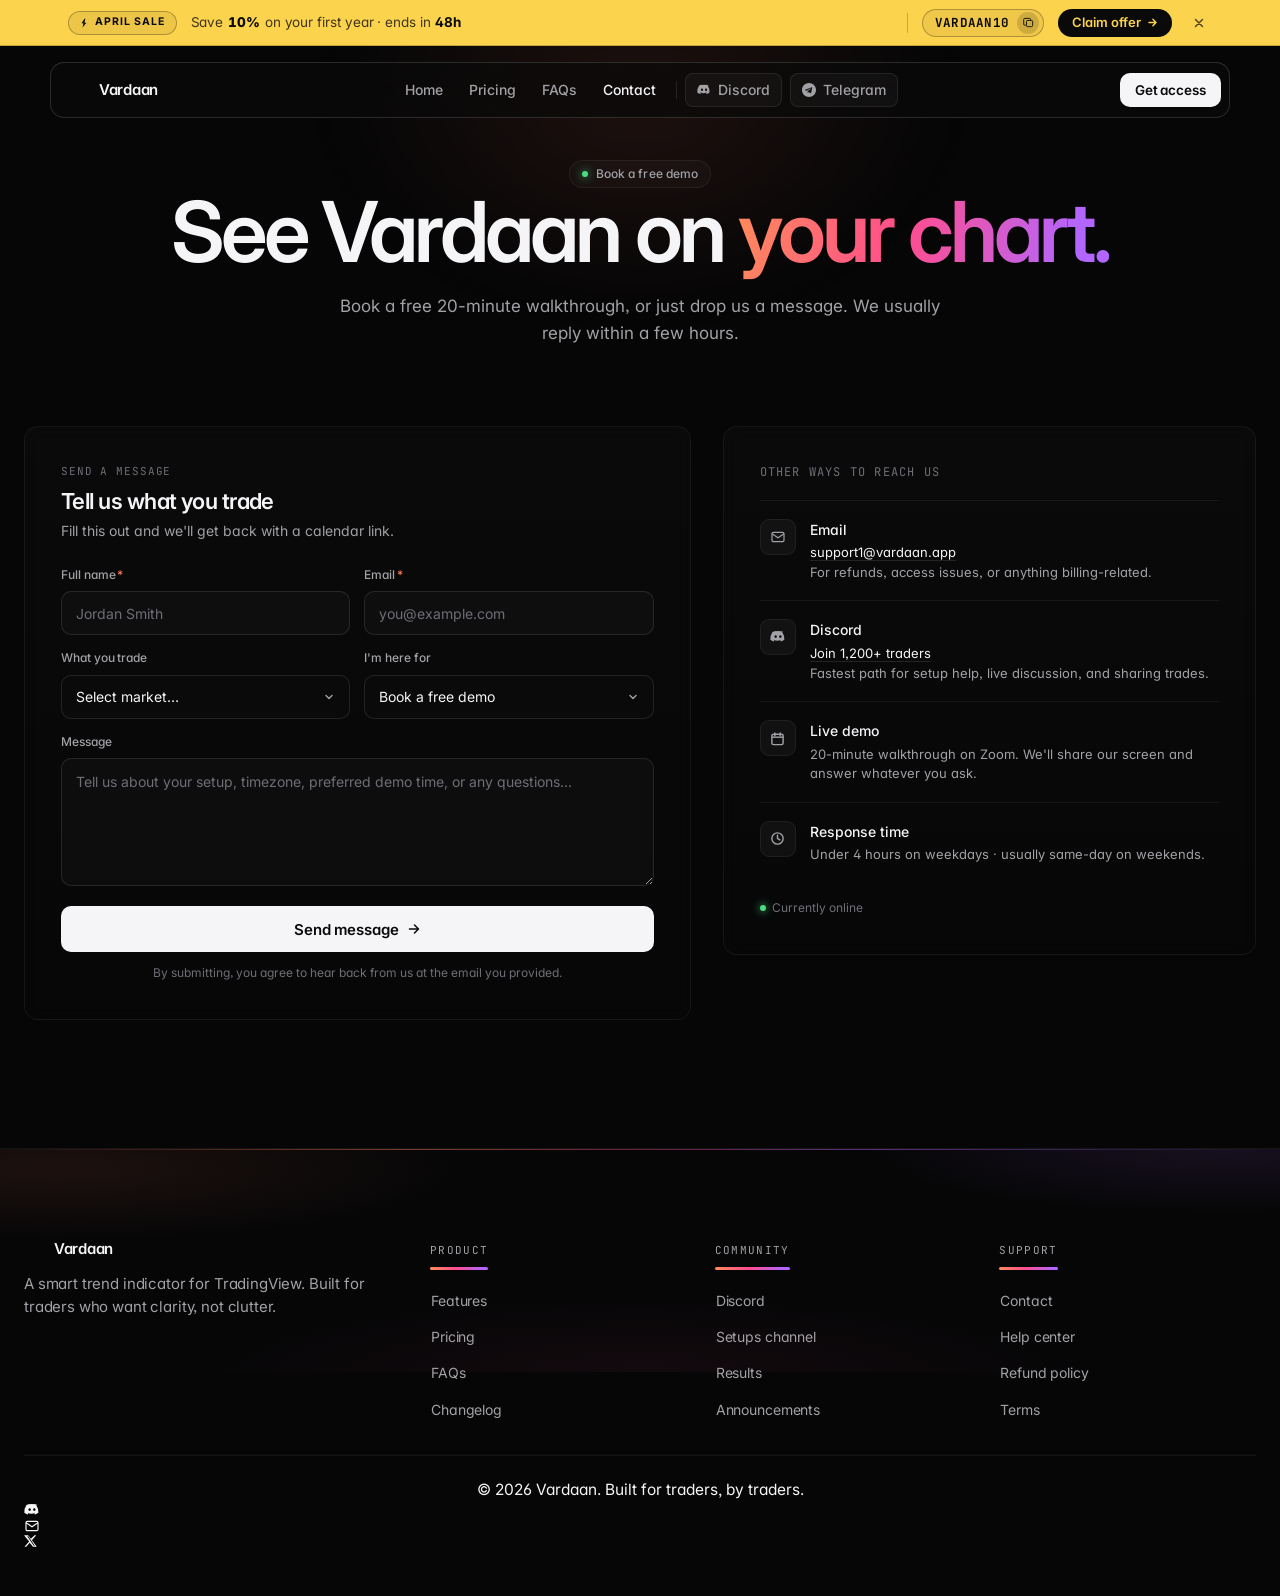
<file: contact.html>
<!doctype html>
<html lang="en">
<head>
  <meta charset="utf-8" />
  <meta name="viewport" content="width=device-width, initial-scale=1" />
  <title>Contact & Book a Demo — Vardaan</title>
  <meta name="description" content="Book a free 20-minute walkthrough of Vardaan, or drop us a message. We usually reply within a few hours." />
  <meta name="theme-color" content="#060607" />
  <link rel="stylesheet" href="styles.css" />
</head>
<body>

  <!-- ============================== PROMO BAR ============================== -->
  <div class="promo-bar" id="promo-bar" role="region" aria-label="Promotional offer">
    <div class="promo-bar__inner">
      <span class="promo-bar__tag">
        <svg class="promo-bar__tag-icon" width="10" height="10" viewBox="0 0 12 12" fill="currentColor" aria-hidden="true">
          <path d="M6.8 0.6 3 6.2h2.3l-1 5.2L8.9 5.6H6.5l1.2-5z"/>
        </svg>
        <span data-text="promo.offerName">Launch Sale</span>
      </span>
      <span class="promo-bar__text">
        Save <em class="promo-bar__pct" data-text="promo.percent">20%</em> on your first year<span class="promo-bar__text-extra"> · ends in <strong data-text="promo.deadline">48h</strong></span>
      </span>
      <span class="promo-bar__divider" aria-hidden="true"></span>
      <button class="promo-bar__code" type="button" data-promo-code data-code="VARDAAN20" aria-label="Copy code VARDAAN20">
        <span class="promo-bar__code-value" data-text="promo.code">VARDAAN20</span>
        <span class="promo-bar__copy-btn" aria-hidden="true">
          <svg width="11" height="11" viewBox="0 0 16 16" fill="none">
            <rect x="5" y="5" width="9" height="9" rx="1.6" stroke="currentColor" stroke-width="1.3"/>
            <path d="M11 5V3.5A1.5 1.5 0 0 0 9.5 2h-7A1.5 1.5 0 0 0 1 3.5v7A1.5 1.5 0 0 0 2.5 12H4" stroke="currentColor" stroke-width="1.3"/>
          </svg>
        </span>
      </button>
      <a href="pricing.html" class="promo-bar__cta">
        Claim offer
        <svg width="11" height="11" viewBox="0 0 14 14" fill="none" aria-hidden="true">
          <path d="M2.5 7h9m0 0L7.5 3m4 4L7.5 11" stroke="currentColor" stroke-width="1.8" stroke-linecap="round" stroke-linejoin="round"/>
        </svg>
      </a>
      <button class="promo-bar__close" type="button" aria-label="Dismiss offer">
        <svg width="12" height="12" viewBox="0 0 12 12" fill="none" aria-hidden="true">
          <path d="M2.5 2.5l7 7m0-7l-7 7" stroke="currentColor" stroke-width="1.5" stroke-linecap="round"/>
        </svg>
      </button>
    </div>
  </div>

  <nav class="nav" aria-label="Primary">
    <div class="nav__inner">
      <a href="index.html" class="nav__brand">
        <span class="nav__brand-mark" aria-hidden="true"></span>
        Vardaan
      </a>
      <ul class="nav__links">
        <li><a class="nav__link" href="index.html">Home</a></li>
        <li><a class="nav__link" href="pricing.html">Pricing</a></li>
        <li><a class="nav__link" href="faqs.html">FAQs</a></li>
        <li><a class="nav__link nav__link--active" href="contact.html">Contact</a></li>
        <li class="nav__sep" aria-hidden="true"></li>
        <li><a class="nav__link nav__link--social nav__link--discord" data-link="discord" href="#">
          <svg width="14" height="14" viewBox="0 0 24 24" fill="currentColor" aria-hidden="true"><path d="M20.3 4.4A18 18 0 0 0 16 3l-.3.5a16 16 0 0 0-7.4 0L8 3a18 18 0 0 0-4.3 1.4A19 19 0 0 0 .5 16.1a17 17 0 0 0 5.1 2.6l1-1.5a11 11 0 0 1-1.8-.9l.4-.3a12 12 0 0 0 11.6 0l.4.3a11 11 0 0 1-1.8.9l1 1.5a17 17 0 0 0 5.1-2.6 19 19 0 0 0-3.2-11.7ZM8.5 13.5c-1 0-1.9-1-1.9-2.1 0-1.2.8-2.1 1.9-2.1 1 0 1.9 1 1.9 2.1 0 1.2-.8 2.1-1.9 2.1Zm7 0c-1 0-1.9-1-1.9-2.1 0-1.2.8-2.1 1.9-2.1 1 0 1.9 1 1.9 2.1 0 1.2-.8 2.1-1.9 2.1Z"/></svg>
          Discord
        </a></li>
        <li><a class="nav__link nav__link--social nav__link--telegram" data-link="telegram" href="#">
          <svg width="14" height="14" viewBox="0 0 240 240" fill="currentColor" aria-hidden="true"><path d="M120 0C53.73 0 0 53.73 0 120s53.73 120 120 120 120-53.73 120-120S186.27 0 120 0zm55.65 82.75L156.4 172.6c-1.45 6.48-5.29 8.09-10.7 5.04l-29.56-21.8-14.26 13.73c-1.58 1.58-2.9 2.9-5.94 2.9l2.11-30.05 54.7-49.43c2.38-2.13-.52-3.31-3.69-1.18l-67.64 42.58-29.15-9.12c-6.34-1.98-6.47-6.34 1.32-9.38l114.15-44.02c5.29-1.98 9.92 1.19 8.21 8.87z"/></svg>
          Telegram
        </a></li>
      </ul>
      <div class="nav__cta-group">
        <a href="pricing.html" class="btn btn-primary btn-sm">Get access</a>
      </div>
      <button class="nav__burger" aria-label="Open menu" aria-controls="mobile-menu">
        <span></span><span></span><span></span>
      </button>
    </div>
  </nav>

  <div class="mobile-menu" id="mobile-menu" aria-hidden="true">
    <a class="mobile-menu__link" href="index.html">Home</a>
    <a class="mobile-menu__link" href="pricing.html">Pricing</a>
    <a class="mobile-menu__link" href="faqs.html">FAQs</a>
    <a class="mobile-menu__link" href="contact.html">Contact</a>
    <div class="mobile-menu__sep" aria-hidden="true"></div>
    <a class="mobile-menu__link mobile-menu__link--social mobile-menu__link--discord" data-link="discord" href="#">
      <svg width="22" height="22" viewBox="0 0 24 24" fill="currentColor" aria-hidden="true"><path d="M20.3 4.4A18 18 0 0 0 16 3l-.3.5a16 16 0 0 0-7.4 0L8 3a18 18 0 0 0-4.3 1.4A19 19 0 0 0 .5 16.1a17 17 0 0 0 5.1 2.6l1-1.5a11 11 0 0 1-1.8-.9l.4-.3a12 12 0 0 0 11.6 0l.4.3a11 11 0 0 1-1.8.9l1 1.5a17 17 0 0 0 5.1-2.6 19 19 0 0 0-3.2-11.7ZM8.5 13.5c-1 0-1.9-1-1.9-2.1 0-1.2.8-2.1 1.9-2.1 1 0 1.9 1 1.9 2.1 0 1.2-.8 2.1-1.9 2.1Zm7 0c-1 0-1.9-1-1.9-2.1 0-1.2.8-2.1 1.9-2.1 1 0 1.9 1 1.9 2.1 0 1.2-.8 2.1-1.9 2.1Z"/></svg>
      Discord
    </a>
    <a class="mobile-menu__link mobile-menu__link--social mobile-menu__link--telegram" data-link="telegram" href="#">
      <svg width="22" height="22" viewBox="0 0 240 240" fill="currentColor" aria-hidden="true"><path d="M120 0C53.73 0 0 53.73 0 120s53.73 120 120 120 120-53.73 120-120S186.27 0 120 0zm55.65 82.75L156.4 172.6c-1.45 6.48-5.29 8.09-10.7 5.04l-29.56-21.8-14.26 13.73c-1.58 1.58-2.9 2.9-5.94 2.9l2.11-30.05 54.7-49.43c2.38-2.13-.52-3.31-3.69-1.18l-67.64 42.58-29.15-9.12c-6.34-1.98-6.47-6.34 1.32-9.38l114.15-44.02c5.29-1.98 9.92 1.19 8.21 8.87z"/></svg>
      Telegram
    </a>
    <div class="mobile-menu__actions">
      <a href="pricing.html" class="btn btn-primary btn-sm">Get access</a>
    </div>
  </div>

  <main>

    <!-- ============================== HEADER ============================== -->
    <section class="page-header">
      <div class="container">
        <span class="badge reveal"><span class="badge__dot"></span>Book a free demo</span>
        <h1 class="reveal" data-delay="80">See Vardaan on <span class="gradient-text">your chart.</span></h1>
        <p class="reveal" data-delay="160">Book a free 20-minute walkthrough, or just drop us a message. We usually reply within a few hours.</p>
      </div>
    </section>

    <!-- ============================== CONTACT ============================== -->
    <section class="section" style="padding-top: 0;">
      <div class="container">
        <div class="contact-grid reveal">

          <!-- Form card -->
          <div class="contact-card">
            <div class="contact-card__eyebrow">Send a message</div>
            <h2 class="contact-card__title">Tell us what you trade</h2>
            <p class="contact-card__sub">Fill this out and we'll get back with a calendar link.</p>

            <form id="contact-form" class="contact-form" novalidate>
              <div class="contact-form__row">
                <div class="field">
                  <label class="field__label" for="cf-name">Full name<span class="field__label-req">*</span></label>
                  <input id="cf-name" name="name" class="field__input" type="text" placeholder="Jordan Smith" required />
                </div>
                <div class="field">
                  <label class="field__label" for="cf-email">Email<span class="field__label-req">*</span></label>
                  <input id="cf-email" name="email" class="field__input" type="email" placeholder="you@example.com" required />
                </div>
              </div>

              <div class="contact-form__row">
                <div class="field">
                  <label class="field__label" for="cf-market">What you trade</label>
                  <select id="cf-market" name="market" class="field__select">
                    <option value="">Select market…</option>
                    <option>Stocks / Indices</option>
                    <option>Crypto</option>
                    <option>Forex</option>
                    <option>Commodities / Gold</option>
                    <option>Multi-asset</option>
                  </select>
                </div>
                <div class="field">
                  <label class="field__label" for="cf-topic">I'm here for</label>
                  <select id="cf-topic" name="topic" class="field__select">
                    <option>Book a free demo</option>
                    <option>Pre-sales question</option>
                    <option>Technical support</option>
                    <option>Partnership / affiliate</option>
                    <option>Other</option>
                  </select>
                </div>
              </div>

              <div class="field">
                <label class="field__label" for="cf-msg">Message</label>
                <textarea id="cf-msg" name="message" class="field__textarea" placeholder="Tell us about your setup, timezone, preferred demo time, or any questions…"></textarea>
              </div>

              <button type="submit" class="btn btn-primary btn-lg contact-form__submit">
                Send message
                <svg class="btn__arrow" width="14" height="14" viewBox="0 0 14 14" fill="none" aria-hidden="true">
                  <path d="M2.5 7h9m0 0L7.5 3m4 4L7.5 11" stroke="currentColor" stroke-width="1.5" stroke-linecap="round" stroke-linejoin="round"/>
                </svg>
              </button>

              <div class="contact-form__success" role="status" aria-live="polite">
                <svg width="16" height="16" viewBox="0 0 16 16" fill="none" aria-hidden="true">
                  <path d="M3 8.2 6.5 11.5 13 5" stroke="currentColor" stroke-width="1.8" stroke-linecap="round" stroke-linejoin="round"/>
                </svg>
                Thanks — we've got your message. You'll hear back within a few hours.
              </div>

              <p class="contact-form__note">By submitting, you agree to hear back from us at the email you provided.</p>
            </form>
          </div>

          <!-- Info card -->
          <div class="contact-card">
            <div class="contact-info__head">Other ways to reach us</div>

            <div class="contact-info__item">
              <span class="contact-info__icon" aria-hidden="true">
                <svg width="16" height="16" viewBox="0 0 24 24" fill="none" stroke="currentColor" stroke-width="1.8">
                  <rect x="3" y="5" width="18" height="14" rx="2"/>
                  <path d="m3 7 9 6 9-6"/>
                </svg>
              </span>
              <div>
                <div class="contact-info__h">Email</div>
                <div class="contact-info__d">
                  <a data-mail data-text="email" href="#">support@vardaan.app</a><br>
                  For refunds, access issues, or anything billing-related.
                </div>
              </div>
            </div>

            <div class="contact-info__item">
              <span class="contact-info__icon" aria-hidden="true">
                <svg width="16" height="16" viewBox="0 0 24 24" fill="currentColor">
                  <path d="M20.3 4.4A18 18 0 0 0 16 3l-.3.5a16 16 0 0 0-7.4 0L8 3a18 18 0 0 0-4.3 1.4A19 19 0 0 0 .5 16.1a17 17 0 0 0 5.1 2.6l1-1.5a11 11 0 0 1-1.8-.9l.4-.3a12 12 0 0 0 11.6 0l.4.3a11 11 0 0 1-1.8.9l1 1.5a17 17 0 0 0 5.1-2.6 19 19 0 0 0-3.2-11.7ZM8.5 13.5c-1 0-1.9-1-1.9-2.1 0-1.2.8-2.1 1.9-2.1 1 0 1.9 1 1.9 2.1 0 1.2-.8 2.1-1.9 2.1Zm7 0c-1 0-1.9-1-1.9-2.1 0-1.2.8-2.1 1.9-2.1 1 0 1.9 1 1.9 2.1 0 1.2-.8 2.1-1.9 2.1Z"/>
                </svg>
              </span>
              <div>
                <div class="contact-info__h">Discord</div>
                <div class="contact-info__d">
                  <a data-link="discord" href="#">Join 1,200+ traders</a><br>
                  Fastest path for setup help, live discussion, and sharing trades.
                </div>
              </div>
            </div>

            <div class="contact-info__item">
              <span class="contact-info__icon" aria-hidden="true">
                <svg width="15" height="15" viewBox="0 0 16 16" fill="none" stroke="currentColor" stroke-width="1.5">
                  <rect x="2" y="3.5" width="12" height="11" rx="1.6"/>
                  <path d="M2 6.6h12"/>
                  <path d="M5.2 2v3M10.8 2v3" stroke-linecap="round"/>
                </svg>
              </span>
              <div>
                <div class="contact-info__h">Live demo</div>
                <div class="contact-info__d">
                  20-minute walkthrough on Zoom. We'll share our screen and answer whatever you ask.
                </div>
              </div>
            </div>

            <div class="contact-info__item">
              <span class="contact-info__icon" aria-hidden="true">
                <svg width="15" height="15" viewBox="0 0 16 16" fill="none" stroke="currentColor" stroke-width="1.5">
                  <circle cx="8" cy="8" r="6"/>
                  <path d="M8 4.5V8l2.5 1.5" stroke-linecap="round"/>
                </svg>
              </span>
              <div>
                <div class="contact-info__h">Response time</div>
                <div class="contact-info__d">
                  Under 4 hours on weekdays · usually same-day on weekends.
                </div>
              </div>
            </div>

            <span class="contact-info__meta">
              <span class="badge__dot"></span> Currently online
            </span>
          </div>

        </div>
      </div>
    </section>

  </main>

  <footer class="footer">
    <div class="container">
      <div class="footer__top">
        <div class="footer__col-brand">
          <a href="index.html" class="footer__brand">
            <span class="nav__brand-mark" aria-hidden="true"></span>
            Vardaan
          </a>
          <p class="footer__tagline">
            A smart trend indicator for TradingView. Built for traders who want clarity,
            not clutter.
          </p>
        </div>
        <div>
          <div class="footer__col-title">Product</div>
          <div class="footer__col-list">
            <a href="index.html#features">Features</a>
            <a href="pricing.html">Pricing</a>
            <a href="faqs.html">FAQs</a>
            <a href="index.html#features">Changelog</a>
          </div>
        </div>
        <div>
          <div class="footer__col-title">Community</div>
          <div class="footer__col-list">
            <a data-link="discord" href="#">Discord</a>
            <a data-link="discord" href="#">Setups channel</a>
            <a data-link="discord" href="#">Results</a>
            <a data-link="discord" href="#">Announcements</a>
          </div>
        </div>
        <div>
          <div class="footer__col-title">Support</div>
          <div class="footer__col-list">
            <a href="contact.html">Contact</a>
            <a href="faqs.html">Help center</a>
            <a href="#">Refund policy</a>
            <a href="#">Terms</a>
          </div>
        </div>
      </div>
      <div class="footer__bottom">
        <div>© <span data-text="year">2025</span> Vardaan. Built for traders, by traders.</div>
        <div class="footer__bottom-social">
          <a data-link="discord" href="#" class="footer__icon" aria-label="Discord">
            <svg width="16" height="16" viewBox="0 0 24 24" fill="currentColor"><path d="M20.3 4.4A18 18 0 0 0 16 3l-.3.5a16 16 0 0 0-7.4 0L8 3a18 18 0 0 0-4.3 1.4A19 19 0 0 0 .5 16.1a17 17 0 0 0 5.1 2.6l1-1.5a11 11 0 0 1-1.8-.9l.4-.3a12 12 0 0 0 11.6 0l.4.3a11 11 0 0 1-1.8.9l1 1.5a17 17 0 0 0 5.1-2.6 19 19 0 0 0-3.2-11.7ZM8.5 13.5c-1 0-1.9-1-1.9-2.1 0-1.2.8-2.1 1.9-2.1 1 0 1.9 1 1.9 2.1 0 1.2-.8 2.1-1.9 2.1Zm7 0c-1 0-1.9-1-1.9-2.1 0-1.2.8-2.1 1.9-2.1 1 0 1.9 1 1.9 2.1 0 1.2-.8 2.1-1.9 2.1Z"/></svg>
          </a>
          <a data-mail href="#" class="footer__icon" aria-label="Email">
            <svg width="16" height="16" viewBox="0 0 24 24" fill="none" stroke="currentColor" stroke-width="1.8"><rect x="3" y="5" width="18" height="14" rx="2"/><path d="m3 7 9 6 9-6"/></svg>
          </a>
          <a data-link="twitter" href="#" class="footer__icon" aria-label="Twitter">
            <svg width="14" height="14" viewBox="0 0 24 24" fill="currentColor"><path d="M18 2h3l-7.5 8.6L22 22h-6.8l-5.3-6.9L3.8 22H.8l8-9.2L0 2h7l4.8 6.3L18 2zM16.8 20h1.7L7.3 3.9H5.5L16.8 20z"/></svg>
          </a>
        </div>
      </div>
    </div>
  </footer>

  <script src="config.js" defer></script>
  <script src="main.js" defer></script>
</body>
</html>
</file>
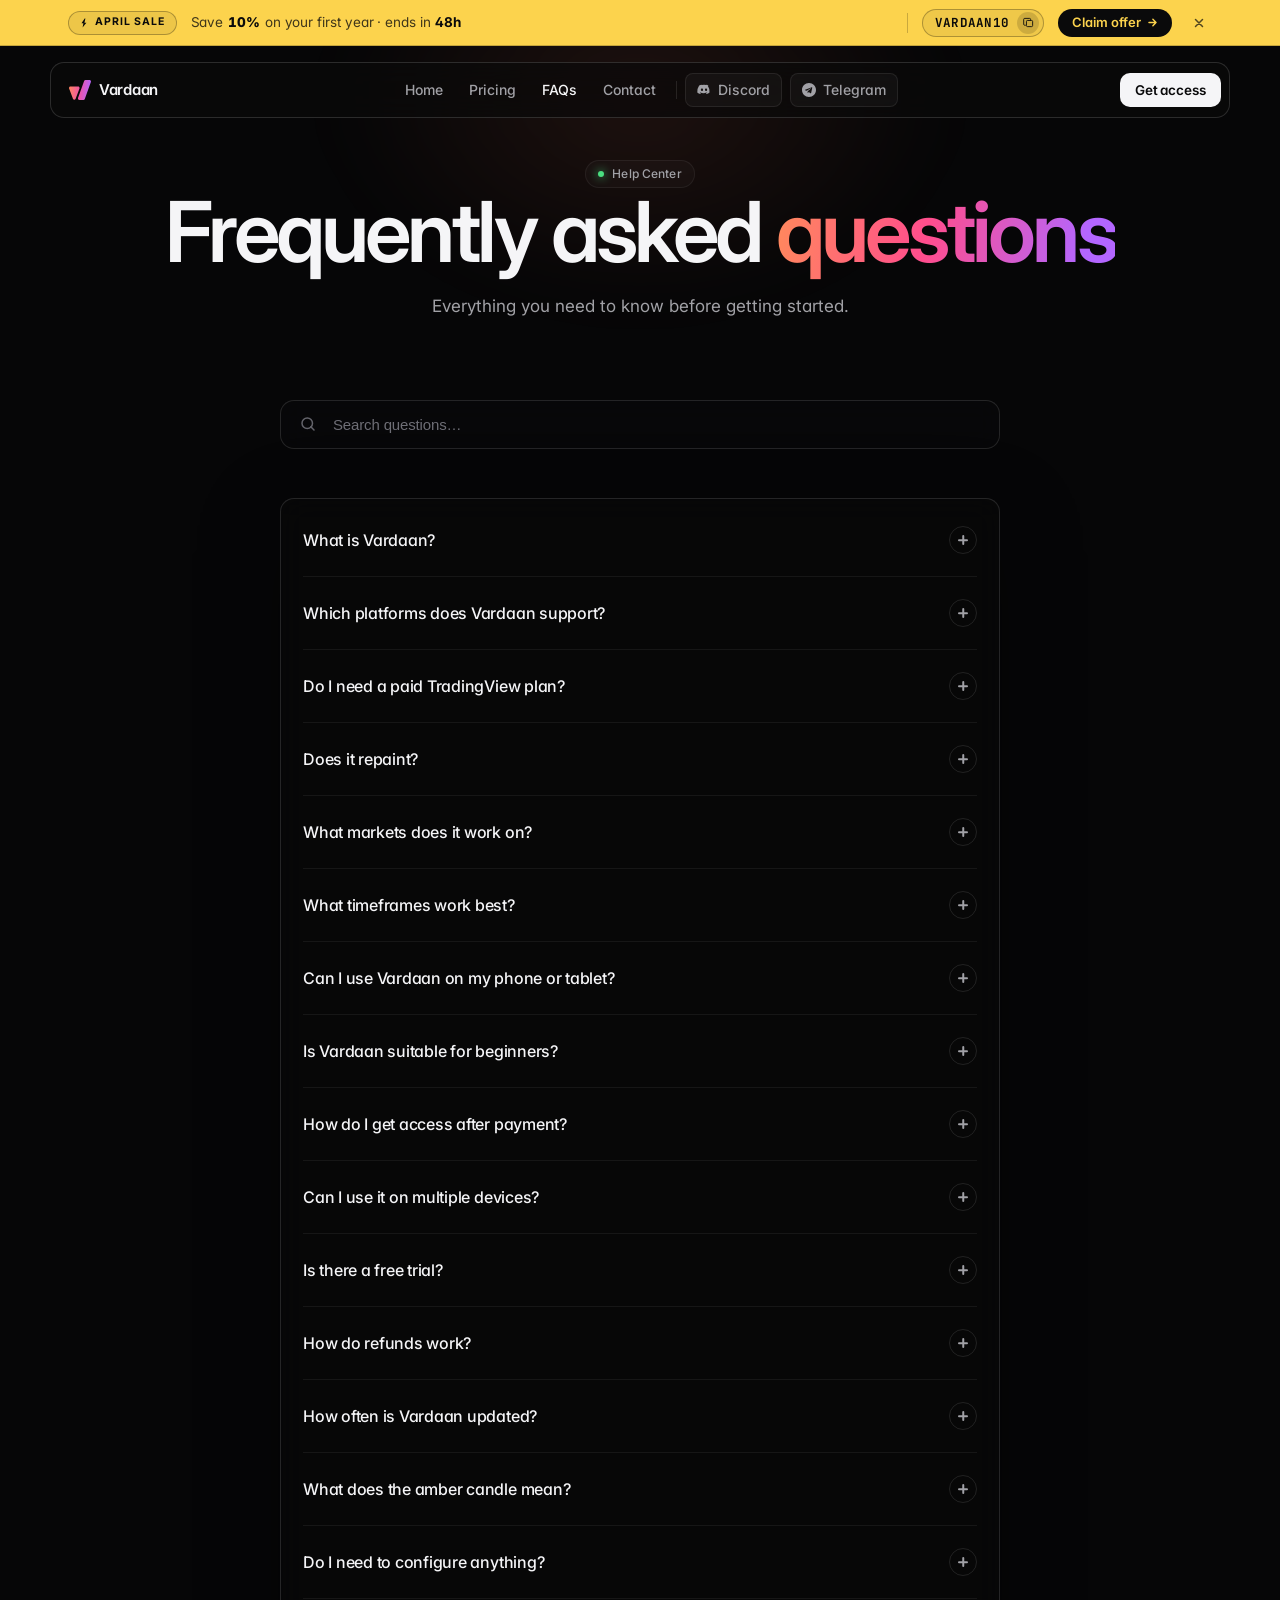
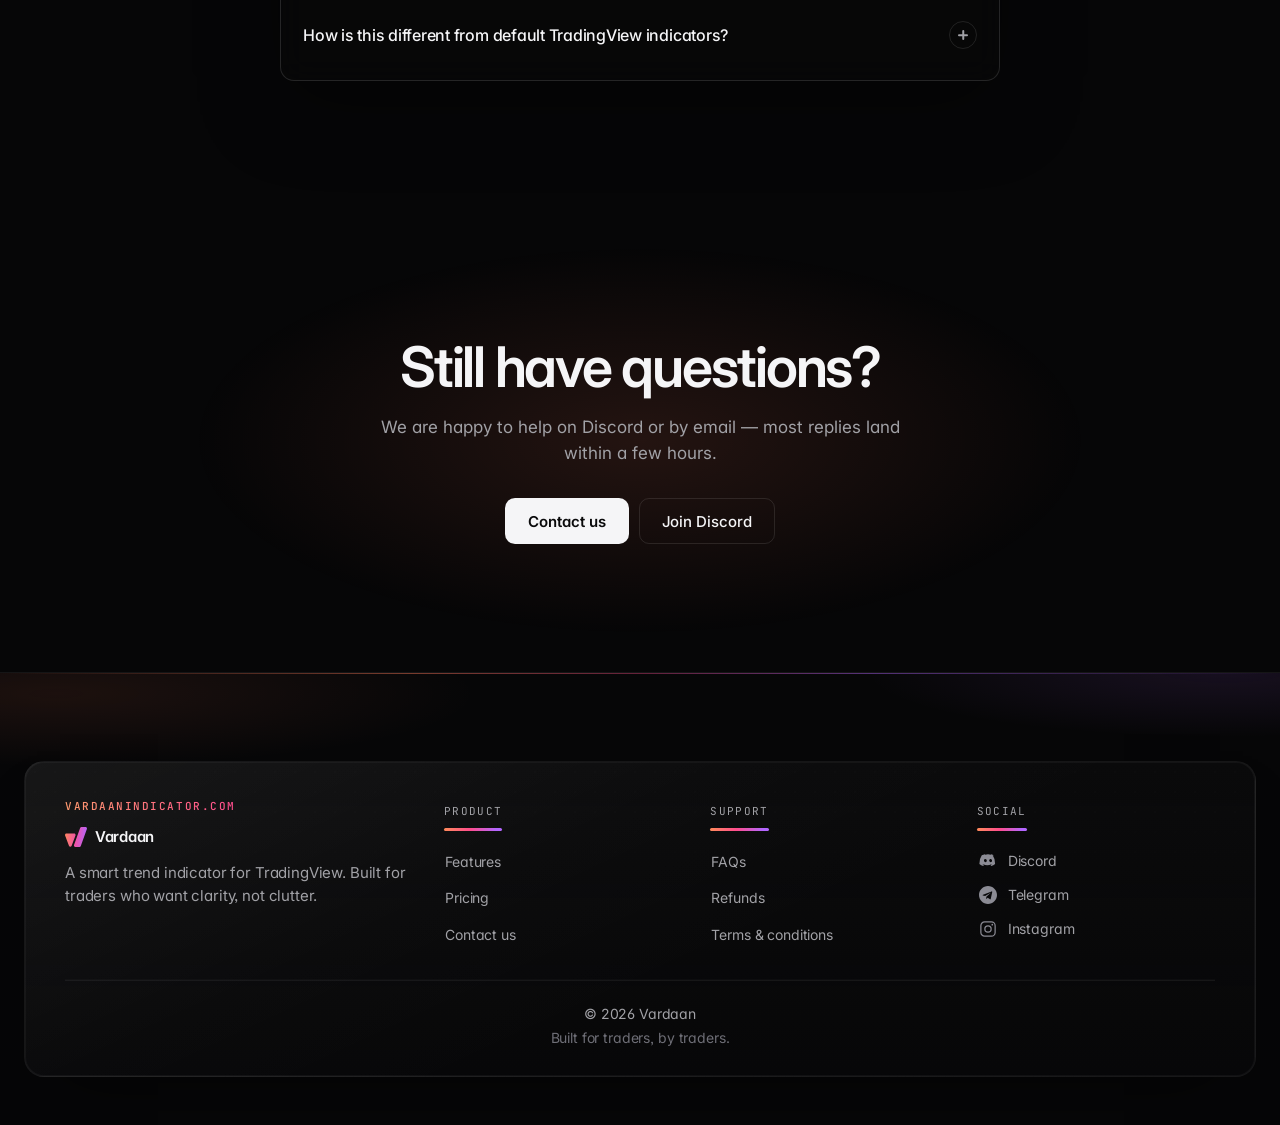
<file: faqs.html>
<!doctype html>
<html lang="en">
<head>
  <meta charset="utf-8" />
  <meta name="viewport" content="width=device-width, initial-scale=1" />
  <title>FAQs — Vardaan</title>
  <meta name="description" content="Frequently asked questions about the Vardaan TradingView indicator — repainting, markets, timeframes, refunds and more." />
  <meta name="theme-color" content="#060607" />
  <link rel="icon" href="assets/logo.svg" type="image/svg+xml" data-site-asset="icon" />
  <link rel="stylesheet" href="styles.css" />
</head>
<body>

  <!-- ============================== PROMO BAR ============================== -->
  <div class="promo-bar" id="promo-bar" role="region" aria-label="Promotional offer">
    <div class="promo-bar__inner">
      <span class="promo-bar__tag">
        <svg class="promo-bar__tag-icon" width="10" height="10" viewBox="0 0 12 12" fill="currentColor" aria-hidden="true">
          <path d="M6.8 0.6 3 6.2h2.3l-1 5.2L8.9 5.6H6.5l1.2-5z"/>
        </svg>
        <span data-text="promo.offerName">Launch Sale</span>
      </span>
      <span class="promo-bar__text">
        Save <em class="promo-bar__pct" data-text="promo.percent">20%</em> on your first year<span class="promo-bar__text-extra"> · ends in <strong data-text="promo.deadline">48h</strong></span>
      </span>
      <span class="promo-bar__divider" aria-hidden="true"></span>
      <button class="promo-bar__code" type="button" data-promo-code>
        <span class="promo-bar__code-value" data-text="promo.code">VARDAAN10</span>
        <span class="promo-bar__copy-btn" aria-hidden="true">
          <svg width="11" height="11" viewBox="0 0 16 16" fill="none">
            <rect x="5" y="5" width="9" height="9" rx="1.6" stroke="currentColor" stroke-width="1.3"/>
            <path d="M11 5V3.5A1.5 1.5 0 0 0 9.5 2h-7A1.5 1.5 0 0 0 1 3.5v7A1.5 1.5 0 0 0 2.5 12H4" stroke="currentColor" stroke-width="1.3"/>
          </svg>
        </span>
      </button>
      <a data-page="pricing" href="pricing.html" class="promo-bar__cta">
        Claim offer
        <svg width="11" height="11" viewBox="0 0 14 14" fill="none" aria-hidden="true">
          <path d="M2.5 7h9m0 0L7.5 3m4 4L7.5 11" stroke="currentColor" stroke-width="1.8" stroke-linecap="round" stroke-linejoin="round"/>
        </svg>
      </a>
      <button class="promo-bar__close" type="button" aria-label="Dismiss offer">
        <svg width="12" height="12" viewBox="0 0 12 12" fill="none" aria-hidden="true">
          <path d="M2.5 2.5l7 7m0-7l-7 7" stroke="currentColor" stroke-width="1.5" stroke-linecap="round"/>
        </svg>
      </button>
    </div>
  </div>

  <nav class="nav" aria-label="Primary">
    <div class="nav__inner">
      <a data-page="home" href="index.html" class="nav__brand">
        <img class="nav__brand-mark" src="assets/logo.svg" alt="" width="22" height="20" decoding="async" data-site-asset="logo" />
        <span data-text="brand">Vardaan</span>
      </a>
      <ul class="nav__links">
        <li><a class="nav__link" data-page="home" href="index.html">Home</a></li>
        <li><a class="nav__link" data-page="pricing" href="pricing.html">Pricing</a></li>
        <li><a class="nav__link nav__link--active" data-page="faqs" href="faqs.html">FAQs</a></li>
        <li><a class="nav__link" data-page="contact" href="contact.html">Contact</a></li>
        <li class="nav__sep" aria-hidden="true"></li>
        <li><a class="nav__link nav__link--social nav__link--discord" data-link="discord" href="#">
          <svg width="14" height="14" viewBox="0 0 24 24" fill="currentColor" aria-hidden="true"><path d="M20.3 4.4A18 18 0 0 0 16 3l-.3.5a16 16 0 0 0-7.4 0L8 3a18 18 0 0 0-4.3 1.4A19 19 0 0 0 .5 16.1a17 17 0 0 0 5.1 2.6l1-1.5a11 11 0 0 1-1.8-.9l.4-.3a12 12 0 0 0 11.6 0l.4.3a11 11 0 0 1-1.8.9l1 1.5a17 17 0 0 0 5.1-2.6 19 19 0 0 0-3.2-11.7ZM8.5 13.5c-1 0-1.9-1-1.9-2.1 0-1.2.8-2.1 1.9-2.1 1 0 1.9 1 1.9 2.1 0 1.2-.8 2.1-1.9 2.1Zm7 0c-1 0-1.9-1-1.9-2.1 0-1.2.8-2.1 1.9-2.1 1 0 1.9 1 1.9 2.1 0 1.2-.8 2.1-1.9 2.1Z"/></svg>
          Discord
        </a></li>
        <li><a class="nav__link nav__link--social nav__link--telegram" data-link="telegram" href="#">
          <svg width="14" height="14" viewBox="0 0 240 240" fill="currentColor" aria-hidden="true"><path d="M120 0C53.73 0 0 53.73 0 120s53.73 120 120 120 120-53.73 120-120S186.27 0 120 0zm55.65 82.75L156.4 172.6c-1.45 6.48-5.29 8.09-10.7 5.04l-29.56-21.8-14.26 13.73c-1.58 1.58-2.9 2.9-5.94 2.9l2.11-30.05 54.7-49.43c2.38-2.13-.52-3.31-3.69-1.18l-67.64 42.58-29.15-9.12c-6.34-1.98-6.47-6.34 1.32-9.38l114.15-44.02c5.29-1.98 9.92 1.19 8.21 8.87z"/></svg>
          Telegram
        </a></li>
      </ul>
      <div class="nav__cta-group">
        <a data-page="pricing" href="pricing.html" class="btn btn-primary btn-sm">Get access</a>
      </div>
      <button class="nav__burger" aria-label="Open menu" aria-controls="mobile-menu">
        <span></span><span></span><span></span>
      </button>
    </div>
  </nav>

  <div class="mobile-menu" id="mobile-menu" aria-hidden="true">
    <a class="mobile-menu__link" data-page="home" href="index.html">Home</a>
    <a class="mobile-menu__link" data-page="pricing" href="pricing.html">Pricing</a>
    <a class="mobile-menu__link" data-page="faqs" href="faqs.html">FAQs</a>
    <a class="mobile-menu__link" data-page="contact" href="contact.html">Contact</a>
    <div class="mobile-menu__sep" aria-hidden="true"></div>
    <a class="mobile-menu__link mobile-menu__link--social mobile-menu__link--discord" data-link="discord" href="#">
      <svg width="22" height="22" viewBox="0 0 24 24" fill="currentColor" aria-hidden="true"><path d="M20.3 4.4A18 18 0 0 0 16 3l-.3.5a16 16 0 0 0-7.4 0L8 3a18 18 0 0 0-4.3 1.4A19 19 0 0 0 .5 16.1a17 17 0 0 0 5.1 2.6l1-1.5a11 11 0 0 1-1.8-.9l.4-.3a12 12 0 0 0 11.6 0l.4.3a11 11 0 0 1-1.8.9l1 1.5a17 17 0 0 0 5.1-2.6 19 19 0 0 0-3.2-11.7ZM8.5 13.5c-1 0-1.9-1-1.9-2.1 0-1.2.8-2.1 1.9-2.1 1 0 1.9 1 1.9 2.1 0 1.2-.8 2.1-1.9 2.1Zm7 0c-1 0-1.9-1-1.9-2.1 0-1.2.8-2.1 1.9-2.1 1 0 1.9 1 1.9 2.1 0 1.2-.8 2.1-1.9 2.1Z"/></svg>
      Discord
    </a>
    <a class="mobile-menu__link mobile-menu__link--social mobile-menu__link--telegram" data-link="telegram" href="#">
      <svg width="22" height="22" viewBox="0 0 240 240" fill="currentColor" aria-hidden="true"><path d="M120 0C53.73 0 0 53.73 0 120s53.73 120 120 120 120-53.73 120-120S186.27 0 120 0zm55.65 82.75L156.4 172.6c-1.45 6.48-5.29 8.09-10.7 5.04l-29.56-21.8-14.26 13.73c-1.58 1.58-2.9 2.9-5.94 2.9l2.11-30.05 54.7-49.43c2.38-2.13-.52-3.31-3.69-1.18l-67.64 42.58-29.15-9.12c-6.34-1.98-6.47-6.34 1.32-9.38l114.15-44.02c5.29-1.98 9.92 1.19 8.21 8.87z"/></svg>
      Telegram
    </a>
    <div class="mobile-menu__actions">
      <a data-page="pricing" href="pricing.html" class="btn btn-primary btn-sm">Get access</a>
    </div>
  </div>

  <main>

    <!-- ============================== HEADER ============================== -->
    <section class="page-header">
      <div class="container">
        <span class="badge reveal"><span class="badge__dot"></span>Help Center</span>
        <h1 class="reveal" data-delay="80">Frequently asked <span class="gradient-text">questions</span></h1>
        <p class="reveal" data-delay="160">Everything you need to know before getting started.</p>
      </div>
    </section>

    <!-- ============================== FAQ LIST ============================== -->
    <section class="section faq-page-section" style="padding-top: 0;">
      <div class="container">
        <div class="faq-page__toolbar reveal" data-delay="40">
          <div class="faq-search">
            <svg class="faq-search__icon" width="18" height="18" viewBox="0 0 24 24" fill="none" stroke="currentColor" stroke-width="2" stroke-linecap="round" aria-hidden="true">
              <circle cx="11" cy="11" r="7"/>
              <path d="M20 20l-4.3-4.3"/>
            </svg>
            <input
              type="search"
              id="faq-search"
              class="faq-search__input"
              placeholder="Search questions…"
              autocomplete="off"
              enterkeyhint="search"
              aria-label="Search frequently asked questions"
            />
          </div>
          <p id="faq-search-live" class="faq-search__live" aria-live="polite"></p>
        </div>

        <div class="faq-shell reveal" data-delay="100">
          <div class="faq-list" id="faq-accordion">
          <div class="faq-item">
            <button type="button" class="faq-item__trigger" aria-expanded="false">
              <span>What is Vardaan?</span>
              <span class="faq-item__icon" aria-hidden="true"></span>
            </button>
            <div class="faq-item__panel">
              <p class="faq-item__body">
                Vardaan is a TradingView Pine Script indicator that combines trend detection,
                candlestick pattern recognition, and entry/exit signals into one clean overlay.
              </p>
            </div>
          </div>

          <div class="faq-item">
            <button type="button" class="faq-item__trigger" aria-expanded="false">
              <span>Which platforms does Vardaan support?</span>
              <span class="faq-item__icon" aria-hidden="true"></span>
            </button>
            <div class="faq-item__panel">
              <p class="faq-item__body">
                Vardaan is built for TradingView — desktop web and the TradingView mobile app.
                It is not available as a MetaTrader, cTrader, or other broker-platform plugin.
              </p>
            </div>
          </div>

          <div class="faq-item">
            <button type="button" class="faq-item__trigger" aria-expanded="false">
              <span>Do I need a paid TradingView plan?</span>
              <span class="faq-item__icon" aria-hidden="true"></span>
            </button>
            <div class="faq-item__panel">
              <p class="faq-item__body">
                No. A free TradingView account is enough to add private indicators like Vardaan
                to your charts. Your purchase is for Vardaan — not an extra TradingView subscription tier.
              </p>
            </div>
          </div>

          <div class="faq-item">
            <button type="button" class="faq-item__trigger" aria-expanded="false">
              <span>Does it repaint?</span>
              <span class="faq-item__icon" aria-hidden="true"></span>
            </button>
            <div class="faq-item__panel">
              <p class="faq-item__body">
                No. All signals are based on confirmed closed candles. What you see is what
                you get.
              </p>
            </div>
          </div>

          <div class="faq-item">
            <button type="button" class="faq-item__trigger" aria-expanded="false">
              <span>What markets does it work on?</span>
              <span class="faq-item__icon" aria-hidden="true"></span>
            </button>
            <div class="faq-item__panel">
              <p class="faq-item__body">
                Any market available on TradingView — stocks, crypto, forex, commodities,
                indices.
              </p>
            </div>
          </div>

          <div class="faq-item">
            <button type="button" class="faq-item__trigger" aria-expanded="false">
              <span>What timeframes work best?</span>
              <span class="faq-item__icon" aria-hidden="true"></span>
            </button>
            <div class="faq-item__panel">
              <p class="faq-item__body">
                It works on all timeframes. Most users prefer 15m–4H for swing trading and
                1m–5m for intraday.
              </p>
            </div>
          </div>

          <div class="faq-item">
            <button type="button" class="faq-item__trigger" aria-expanded="false">
              <span>Can I use Vardaan on my phone or tablet?</span>
              <span class="faq-item__icon" aria-hidden="true"></span>
            </button>
            <div class="faq-item__panel">
              <p class="faq-item__body">
                Yes. Install TradingView on iOS or Android, open your chart, and Vardaan appears
                with your other saved indicators. Layouts sync across devices when you are signed in.
              </p>
            </div>
          </div>

          <div class="faq-item">
            <button type="button" class="faq-item__trigger" aria-expanded="false">
              <span>Is Vardaan suitable for beginners?</span>
              <span class="faq-item__icon" aria-hidden="true"></span>
            </button>
            <div class="faq-item__panel">
              <p class="faq-item__body">
                Yes. It is designed for quick context — trend versus chop, and cleaner setups —
                without a long settings checklist. You still need solid risk management and a
                trading plan; no tool replaces discipline.
              </p>
            </div>
          </div>

          <div class="faq-item">
            <button type="button" class="faq-item__trigger" aria-expanded="false">
              <span>How do I get access after payment?</span>
              <span class="faq-item__icon" aria-hidden="true"></span>
            </button>
            <div class="faq-item__panel">
              <p class="faq-item__body">
                You'll receive an invite link to our Discord. Share your TradingView
                username there and access is granted within a few hours.
              </p>
            </div>
          </div>

          <div class="faq-item">
            <button type="button" class="faq-item__trigger" aria-expanded="false">
              <span>Can I use it on multiple devices?</span>
              <span class="faq-item__icon" aria-hidden="true"></span>
            </button>
            <div class="faq-item__panel">
              <p class="faq-item__body">
                Yes, TradingView syncs your indicators across all devices automatically.
              </p>
            </div>
          </div>

          <div class="faq-item">
            <button type="button" class="faq-item__trigger" aria-expanded="false">
              <span>Is there a free trial?</span>
              <span class="faq-item__icon" aria-hidden="true"></span>
            </button>
            <div class="faq-item__panel">
              <p class="faq-item__body">
                We don't offer a free trial currently, but we do offer a 7-day refund policy
                if the indicator doesn't suit your trading style.
              </p>
            </div>
          </div>

          <div class="faq-item" id="faq-refunds">
            <button type="button" class="faq-item__trigger" aria-expanded="false">
              <span>How do refunds work?</span>
              <span class="faq-item__icon" aria-hidden="true"></span>
            </button>
            <div class="faq-item__panel">
              <p class="faq-item__body">
                We offer a 7-day refund if Vardaan is not the right fit. Reach out on Discord or
                email with your order details and TradingView username, and we will take care of it
                as quickly as we can.
              </p>
            </div>
          </div>

          <div class="faq-item">
            <button type="button" class="faq-item__trigger" aria-expanded="false">
              <span>How often is Vardaan updated?</span>
              <span class="faq-item__icon" aria-hidden="true"></span>
            </button>
            <div class="faq-item__panel">
              <p class="faq-item__body">
                We ship improvements, compatibility fixes, and quality-of-life updates on a rolling
                basis. Join Discord for release notes and a heads-up when something meaningful
                changes.
              </p>
            </div>
          </div>

          <div class="faq-item">
            <button type="button" class="faq-item__trigger" aria-expanded="false">
              <span>What does the amber candle mean?</span>
              <span class="faq-item__icon" aria-hidden="true"></span>
            </button>
            <div class="faq-item__panel">
              <p class="faq-item__body">
                Amber means the market is in a sideways or low-conviction state. The
                indicator is telling you to wait for a clearer setup.
              </p>
            </div>
          </div>

          <div class="faq-item">
            <button type="button" class="faq-item__trigger" aria-expanded="false">
              <span>Do I need to configure anything?</span>
              <span class="faq-item__icon" aria-hidden="true"></span>
            </button>
            <div class="faq-item__panel">
              <p class="faq-item__body">
                No. It works out of the box with sensible defaults. Advanced users can
                adjust EMA lengths and toggle signal visibility.
              </p>
            </div>
          </div>

          <div class="faq-item">
            <button type="button" class="faq-item__trigger" aria-expanded="false">
              <span>How is this different from default TradingView indicators?</span>
              <span class="faq-item__icon" aria-hidden="true"></span>
            </button>
            <div class="faq-item__panel">
              <p class="faq-item__body">
                Default indicators are separate and disconnected. Vardaan integrates trend,
                momentum, and pattern logic into a single unified system with no clutter.
              </p>
            </div>
          </div>

          </div>

          <div class="faq-empty" id="faq-empty" hidden>
            <p class="faq-empty__title">No questions match that search</p>
            <p class="faq-empty__hint">Try another keyword or clear the filter.</p>
            <button type="button" class="btn btn-ghost btn-sm" id="faq-empty-clear">Clear search</button>
          </div>
        </div>
      </div>
    </section>

    <section class="section section-cta">
      <div class="container">
        <div class="reveal">
          <h2>Still have questions?</h2>
          <p>We are happy to help on Discord or by email — most replies land within a few hours.</p>
          <div class="section-cta__ctas">
            <a data-page="contact" href="contact.html" class="btn btn-primary btn-lg">Contact us</a>
            <a data-link="discord" href="#" class="btn btn-ghost btn-lg">Join Discord</a>
          </div>
        </div>
      </div>
    </section>

  </main>

  <footer class="footer">
    <div class="container">
      <div class="footer__shell">
      <nav class="footer__nav" aria-label="Site">
        <div class="footer__top">
          <div class="footer__col-brand">
            <p class="footer__eyebrow mono" data-text="domain">vardaan.app</p>
            <a data-page="home" href="index.html" class="footer__brand">
              <img class="nav__brand-mark" src="assets/logo.svg" alt="" width="22" height="20" decoding="async" data-site-asset="logo" />
              <span data-text="brand">Vardaan</span>
            </a>
            <p class="footer__tagline" data-text="copy.footerBlurb">
              A smart trend indicator for TradingView. Built for traders who want clarity,
              not clutter.
            </p>
          </div>
          <div class="footer__col">
            <div class="footer__col-title">Product</div>
            <ul class="footer__col-list">
              <li><a data-page="home" data-page-hash="features" href="index.html#features">Features</a></li>
              <li><a data-page="pricing" href="pricing.html">Pricing</a></li>
              <li><a data-page="contact" href="contact.html">Contact us</a></li>
            </ul>
          </div>
          <div class="footer__col">
            <div class="footer__col-title">Support</div>
            <ul class="footer__col-list">
              <li><a data-page="faqs" href="faqs.html" aria-current="page">FAQs</a></li>
              <li><a data-page="faqs" data-page-hash="faq-refunds" href="faqs.html#faq-refunds">Refunds</a></li>
              <li><a data-page="terms" href="terms.html">Terms &amp; conditions</a></li>
            </ul>
          </div>
          <div class="footer__col footer__col--social" aria-label="Social">
            <div class="footer__col-title">Social</div>
            <ul class="footer__col-list">
              <li>
                <a data-link="discord" href="#" class="footer__social-link">
                  <span class="footer__social-ico" aria-hidden="true"><svg width="18" height="18" viewBox="0 0 24 24" fill="currentColor"><path d="M20.3 4.4A18 18 0 0 0 16 3l-.3.5a16 16 0 0 0-7.4 0L8 3a18 18 0 0 0-4.3 1.4A19 19 0 0 0 .5 16.1a17 17 0 0 0 5.1 2.6l1-1.5a11 11 0 0 1-1.8-.9l.4-.3a12 12 0 0 0 11.6 0l.4.3a11 11 0 0 1-1.8.9l1 1.5a17 17 0 0 0 5.1-2.6 19 19 0 0 0-3.2-11.7ZM8.5 13.5c-1 0-1.9-1-1.9-2.1 0-1.2.8-2.1 1.9-2.1 1 0 1.9 1 1.9 2.1 0 1.2-.8 2.1-1.9 2.1Zm7 0c-1 0-1.9-1-1.9-2.1 0-1.2.8-2.1 1.9-2.1 1 0 1.9 1 1.9 2.1 0 1.2-.8 2.1-1.9 2.1Z"/></svg></span>
                  Discord
                </a>
              </li>
              <li>
                <a data-link="telegram" href="#" class="footer__social-link">
                  <span class="footer__social-ico" aria-hidden="true"><svg width="18" height="18" viewBox="0 0 240 240" fill="currentColor"><path d="M120 0C53.73 0 0 53.73 0 120s53.73 120 120 120 120-53.73 120-120S186.27 0 120 0zm55.65 82.75L156.4 172.6c-1.45 6.48-5.29 8.09-10.7 5.04l-29.56-21.8-14.26 13.73c-1.58 1.58-2.9 2.9-5.94 2.9l2.11-30.05 54.7-49.43c2.38-2.13-.52-3.31-3.69-1.18l-67.64 42.58-29.15-9.12c-6.34-1.98-6.47-6.34 1.32-9.38l114.15-44.02c5.29-1.98 9.92 1.19 8.21 8.87z"/></svg></span>
                  Telegram
                </a>
              </li>
              <li>
                <a data-link="instagram" href="#" class="footer__social-link">
                  <span class="footer__social-ico" aria-hidden="true"><svg width="18" height="18" viewBox="0 0 24 24" fill="none" stroke="currentColor" stroke-width="1.65" stroke-linecap="round" stroke-linejoin="round"><rect x="2.5" y="2.5" width="19" height="19" rx="5"/><circle cx="12" cy="12" r="4.2"/><circle cx="17.7" cy="6.3" r="1.15" fill="currentColor" stroke="none"/></svg></span>
                  Instagram
                </a>
              </li>
            </ul>
          </div>
        </div>
      </nav>
      <div class="footer__bottom">
        <p class="footer__copy">
          <span class="footer__copy-line">© <span data-text="year">2025</span> <span class="footer__copy-brand" data-text="brand">Vardaan</span></span>
          <span class="footer__copy-sub" data-text="tagline">Built for traders, by traders.</span>
        </p>
      </div>
    </div>
    </div>
  </footer>

  <script src="config.js" defer></script>
  <script src="main.js" defer></script>
</body>
</html>
</file>
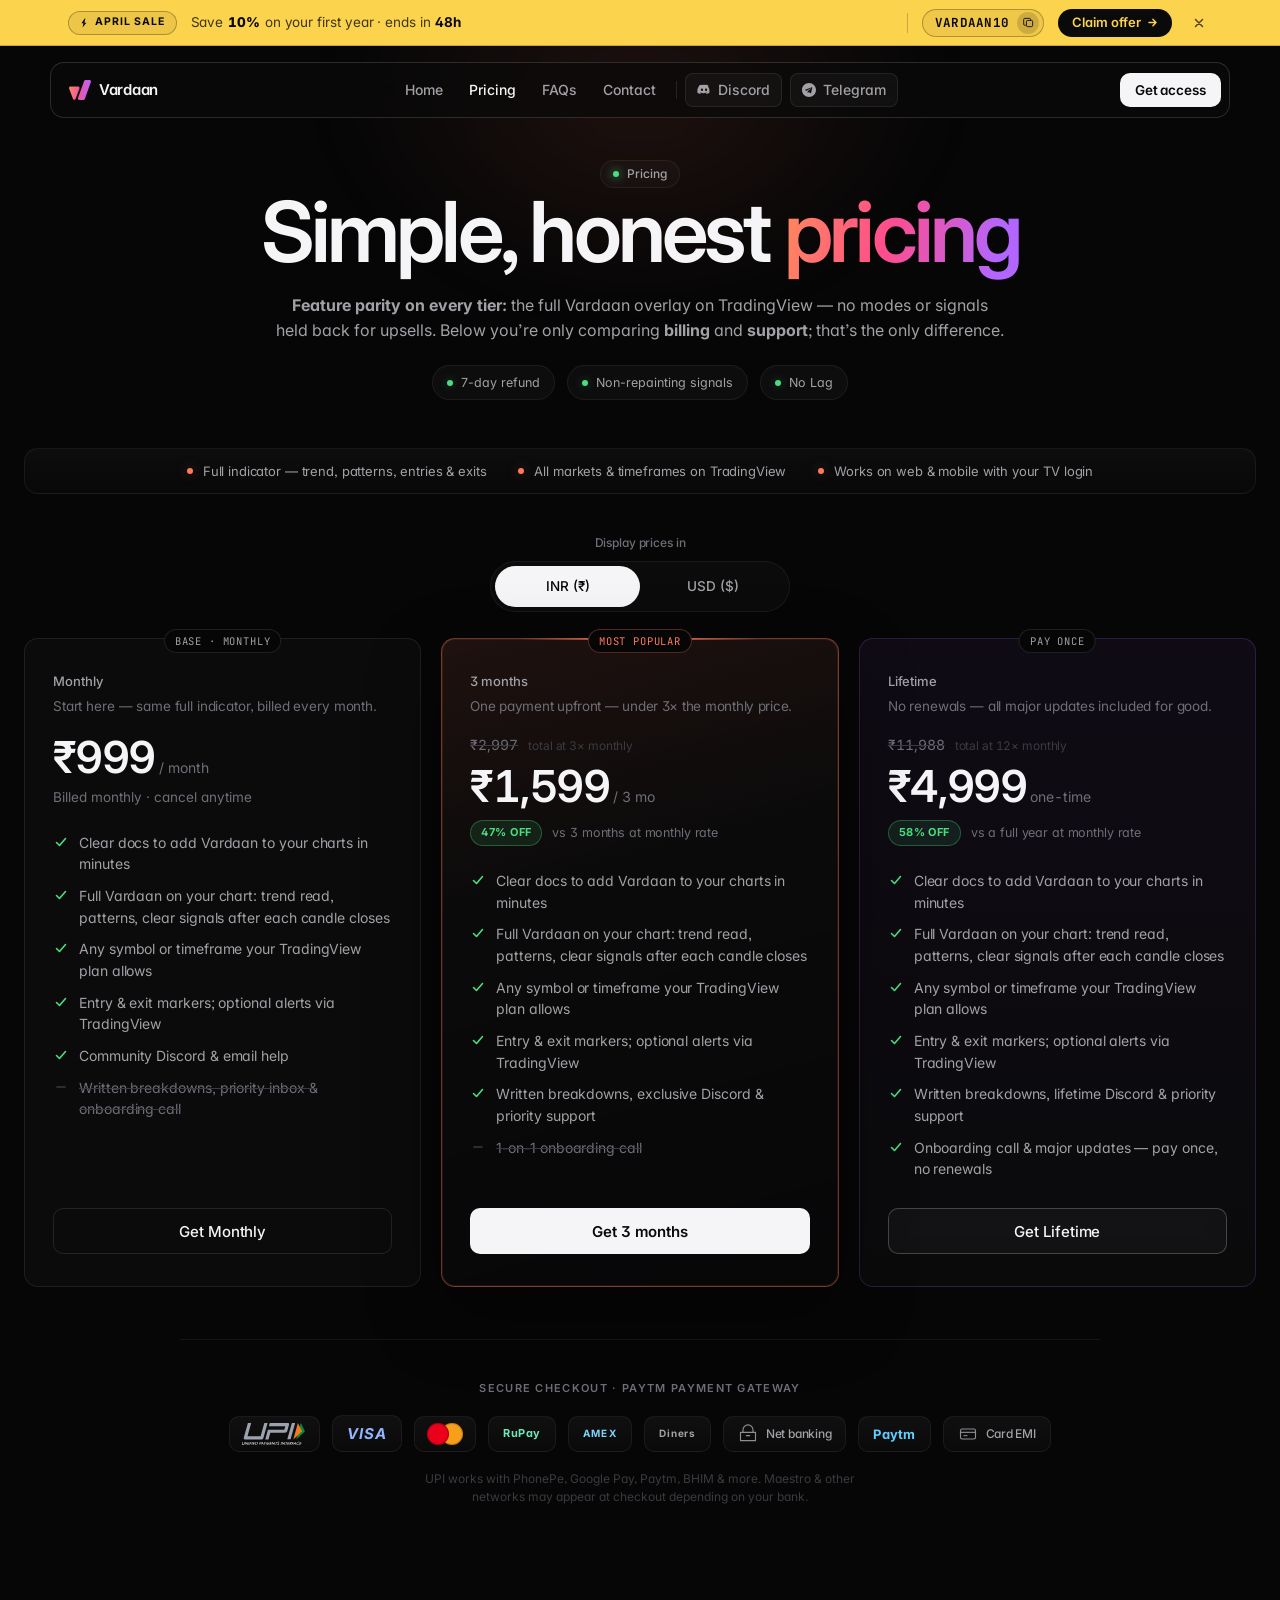
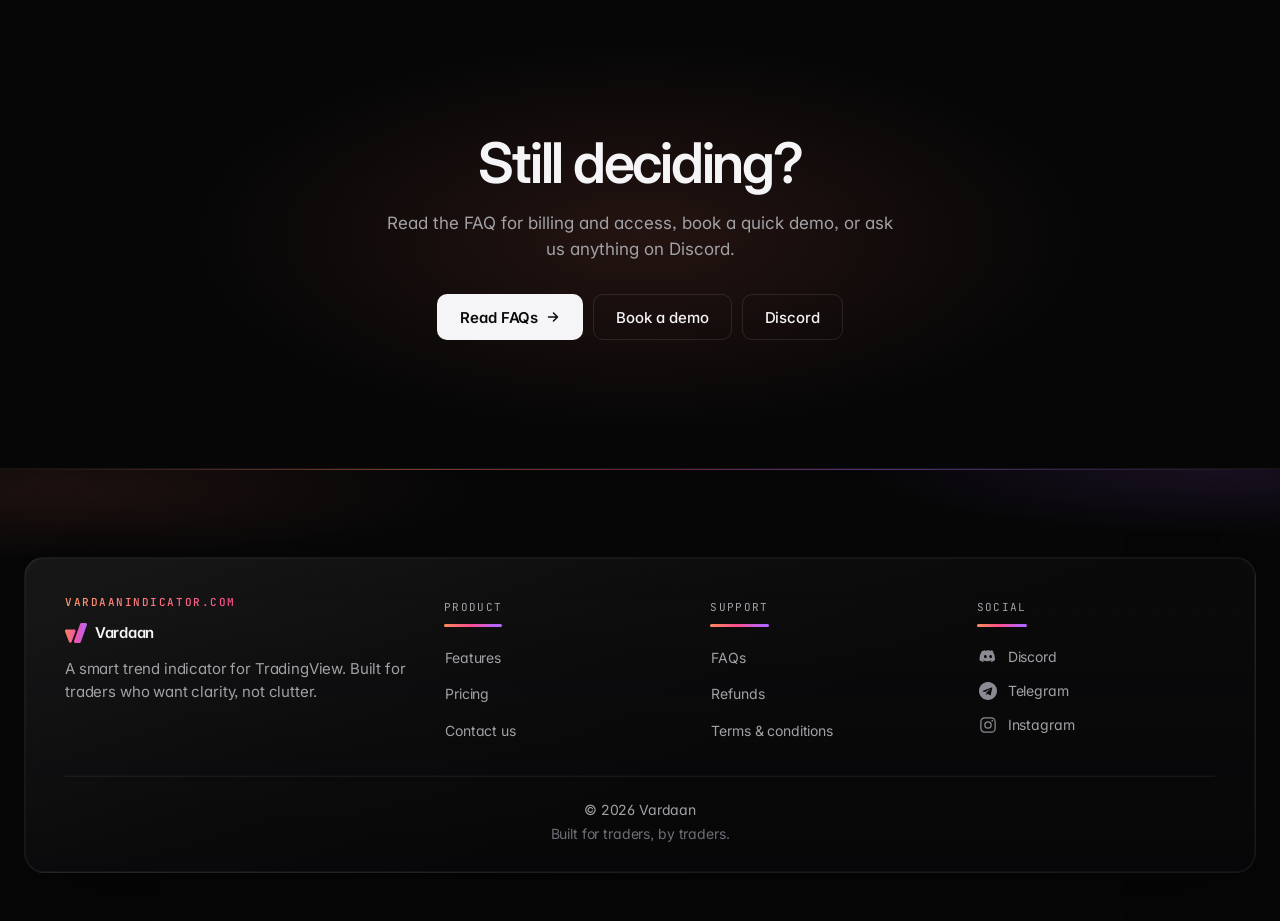
<file: pricing.html>
<!doctype html>
<html lang="en" class="pricing-currency-inr">
<head>
  <meta charset="utf-8" />
  <meta name="viewport" content="width=device-width, initial-scale=1" />
  <title>Pricing — Vardaan</title>
  <meta name="description" content="Vardaan pricing for TradingView — monthly, 3-month pack, or lifetime. Switch between INR and USD. 7-day refund." />
  <meta name="theme-color" content="#060607" />
  <link rel="icon" href="assets/logo.svg" type="image/svg+xml" data-site-asset="icon" />
  <link rel="stylesheet" href="styles.css" />
</head>
<body>

  <!-- ============================== PROMO BAR ============================== -->
  <div class="promo-bar" id="promo-bar" role="region" aria-label="Promotional offer">
    <div class="promo-bar__inner">
      <span class="promo-bar__tag">
        <svg class="promo-bar__tag-icon" width="10" height="10" viewBox="0 0 12 12" fill="currentColor" aria-hidden="true">
          <path d="M6.8 0.6 3 6.2h2.3l-1 5.2L8.9 5.6H6.5l1.2-5z"/>
        </svg>
        <span data-text="promo.offerName">Launch Sale</span>
      </span>
      <span class="promo-bar__text">
        Save <em class="promo-bar__pct" data-text="promo.percent">20%</em> on your first year<span class="promo-bar__text-extra"> · ends in <strong data-text="promo.deadline">48h</strong></span>
      </span>
      <span class="promo-bar__divider" aria-hidden="true"></span>
      <button class="promo-bar__code" type="button" data-promo-code>
        <span class="promo-bar__code-value" data-text="promo.code">VARDAAN10</span>
        <span class="promo-bar__copy-btn" aria-hidden="true">
          <svg width="11" height="11" viewBox="0 0 16 16" fill="none">
            <rect x="5" y="5" width="9" height="9" rx="1.6" stroke="currentColor" stroke-width="1.3"/>
            <path d="M11 5V3.5A1.5 1.5 0 0 0 9.5 2h-7A1.5 1.5 0 0 0 1 3.5v7A1.5 1.5 0 0 0 2.5 12H4" stroke="currentColor" stroke-width="1.3"/>
          </svg>
        </span>
      </button>
      <a data-page="pricing" href="pricing.html" class="promo-bar__cta">
        Claim offer
        <svg width="11" height="11" viewBox="0 0 14 14" fill="none" aria-hidden="true">
          <path d="M2.5 7h9m0 0L7.5 3m4 4L7.5 11" stroke="currentColor" stroke-width="1.8" stroke-linecap="round" stroke-linejoin="round"/>
        </svg>
      </a>
      <button class="promo-bar__close" type="button" aria-label="Dismiss offer">
        <svg width="12" height="12" viewBox="0 0 12 12" fill="none" aria-hidden="true">
          <path d="M2.5 2.5l7 7m0-7l-7 7" stroke="currentColor" stroke-width="1.5" stroke-linecap="round"/>
        </svg>
      </button>
    </div>
  </div>

  <nav class="nav" aria-label="Primary">
    <div class="nav__inner">
      <a data-page="home" href="index.html" class="nav__brand">
        <img class="nav__brand-mark" src="assets/logo.svg" alt="" width="22" height="20" decoding="async" data-site-asset="logo" />
        <span data-text="brand">Vardaan</span>
      </a>
      <ul class="nav__links">
        <li><a class="nav__link" data-page="home" href="index.html">Home</a></li>
        <li><a class="nav__link nav__link--active" data-page="pricing" href="pricing.html">Pricing</a></li>
        <li><a class="nav__link" data-page="faqs" href="faqs.html">FAQs</a></li>
        <li><a class="nav__link" data-page="contact" href="contact.html">Contact</a></li>
        <li class="nav__sep" aria-hidden="true"></li>
        <li><a class="nav__link nav__link--social nav__link--discord" data-link="discord" href="#">
          <svg width="14" height="14" viewBox="0 0 24 24" fill="currentColor" aria-hidden="true"><path d="M20.3 4.4A18 18 0 0 0 16 3l-.3.5a16 16 0 0 0-7.4 0L8 3a18 18 0 0 0-4.3 1.4A19 19 0 0 0 .5 16.1a17 17 0 0 0 5.1 2.6l1-1.5a11 11 0 0 1-1.8-.9l.4-.3a12 12 0 0 0 11.6 0l.4.3a11 11 0 0 1-1.8.9l1 1.5a17 17 0 0 0 5.1-2.6 19 19 0 0 0-3.2-11.7ZM8.5 13.5c-1 0-1.9-1-1.9-2.1 0-1.2.8-2.1 1.9-2.1 1 0 1.9 1 1.9 2.1 0 1.2-.8 2.1-1.9 2.1Zm7 0c-1 0-1.9-1-1.9-2.1 0-1.2.8-2.1 1.9-2.1 1 0 1.9 1 1.9 2.1 0 1.2-.8 2.1-1.9 2.1Z"/></svg>
          Discord
        </a></li>
        <li><a class="nav__link nav__link--social nav__link--telegram" data-link="telegram" href="#">
          <svg width="14" height="14" viewBox="0 0 240 240" fill="currentColor" aria-hidden="true"><path d="M120 0C53.73 0 0 53.73 0 120s53.73 120 120 120 120-53.73 120-120S186.27 0 120 0zm55.65 82.75L156.4 172.6c-1.45 6.48-5.29 8.09-10.7 5.04l-29.56-21.8-14.26 13.73c-1.58 1.58-2.9 2.9-5.94 2.9l2.11-30.05 54.7-49.43c2.38-2.13-.52-3.31-3.69-1.18l-67.64 42.58-29.15-9.12c-6.34-1.98-6.47-6.34 1.32-9.38l114.15-44.02c5.29-1.98 9.92 1.19 8.21 8.87z"/></svg>
          Telegram
        </a></li>
      </ul>
      <div class="nav__cta-group">
        <a data-page="pricing" href="pricing.html" class="btn btn-primary btn-sm">Get access</a>
      </div>
      <button class="nav__burger" aria-label="Open menu" aria-controls="mobile-menu">
        <span></span><span></span><span></span>
      </button>
    </div>
  </nav>

  <div class="mobile-menu" id="mobile-menu" aria-hidden="true">
    <a class="mobile-menu__link" data-page="home" href="index.html">Home</a>
    <a class="mobile-menu__link" data-page="pricing" href="pricing.html">Pricing</a>
    <a class="mobile-menu__link" data-page="faqs" href="faqs.html">FAQs</a>
    <a class="mobile-menu__link" data-page="contact" href="contact.html">Contact</a>
    <div class="mobile-menu__sep" aria-hidden="true"></div>
    <a class="mobile-menu__link mobile-menu__link--social mobile-menu__link--discord" data-link="discord" href="#">
      <svg width="22" height="22" viewBox="0 0 24 24" fill="currentColor" aria-hidden="true"><path d="M20.3 4.4A18 18 0 0 0 16 3l-.3.5a16 16 0 0 0-7.4 0L8 3a18 18 0 0 0-4.3 1.4A19 19 0 0 0 .5 16.1a17 17 0 0 0 5.1 2.6l1-1.5a11 11 0 0 1-1.8-.9l.4-.3a12 12 0 0 0 11.6 0l.4.3a11 11 0 0 1-1.8.9l1 1.5a17 17 0 0 0 5.1-2.6 19 19 0 0 0-3.2-11.7ZM8.5 13.5c-1 0-1.9-1-1.9-2.1 0-1.2.8-2.1 1.9-2.1 1 0 1.9 1 1.9 2.1 0 1.2-.8 2.1-1.9 2.1Zm7 0c-1 0-1.9-1-1.9-2.1 0-1.2.8-2.1 1.9-2.1 1 0 1.9 1 1.9 2.1 0 1.2-.8 2.1-1.9 2.1Z"/></svg>
      Discord
    </a>
    <a class="mobile-menu__link mobile-menu__link--social mobile-menu__link--telegram" data-link="telegram" href="#">
      <svg width="22" height="22" viewBox="0 0 240 240" fill="currentColor" aria-hidden="true"><path d="M120 0C53.73 0 0 53.73 0 120s53.73 120 120 120 120-53.73 120-120S186.27 0 120 0zm55.65 82.75L156.4 172.6c-1.45 6.48-5.29 8.09-10.7 5.04l-29.56-21.8-14.26 13.73c-1.58 1.58-2.9 2.9-5.94 2.9l2.11-30.05 54.7-49.43c2.38-2.13-.52-3.31-3.69-1.18l-67.64 42.58-29.15-9.12c-6.34-1.98-6.47-6.34 1.32-9.38l114.15-44.02c5.29-1.98 9.92 1.19 8.21 8.87z"/></svg>
      Telegram
    </a>
    <div class="mobile-menu__actions">
      <a data-page="pricing" href="pricing.html" class="btn btn-primary btn-sm">Get access</a>
    </div>
  </div>

  <main>

    <!-- ============================== HEADER ============================== -->
    <section class="page-header page-header--pricing">
      <div class="container">
        <span class="badge reveal"><span class="badge__dot"></span>Pricing</span>
        <h1 class="reveal" data-delay="80">Simple, honest <span class="gradient-text">pricing</span></h1>
        <p class="reveal" data-delay="160">
          <strong>Feature parity on every tier:</strong> the full Vardaan overlay on TradingView — no modes or signals held back for upsells. Below you’re only comparing <strong>billing</strong> and <strong>support</strong>; that’s the only difference.
        </p>

        <div class="pricing-trust reveal" data-delay="220">
          <span class="pricing-trust__pill"><span class="pricing-trust__dot" aria-hidden="true"></span>7-day refund</span>
          <span class="pricing-trust__pill"><span class="pricing-trust__dot" aria-hidden="true"></span>Non-repainting signals</span>
          <span class="pricing-trust__pill"><span class="pricing-trust__dot" aria-hidden="true"></span>No Lag</span>
        </div>
      </div>
    </section>

    <!-- ============================== EVERY PLAN ============================== -->
    <section class="section pricing-value-strip-section" aria-label="Included in every plan">
      <div class="container">
        <ul class="pricing-value-strip reveal">
          <li>Full indicator — trend, patterns, entries &amp; exits</li>
          <li>All markets &amp; timeframes on TradingView</li>
          <li>Works on web &amp; mobile with your TV login</li>
        </ul>
      </div>
    </section>

    <!-- ============================== PRICING CARDS ============================== -->
    <section class="section pricing-cards-section">
      <div class="container">
        <div class="currency-toggle-row reveal" data-delay="60">
          <span class="currency-toggle__label" id="pricing-currency-label">Display prices in</span>
          <div class="currency-toggle" data-state="inr" role="radiogroup" aria-labelledby="pricing-currency-label">
            <span class="currency-toggle__thumb" aria-hidden="true"></span>
            <button type="button" class="currency-toggle__btn is-active" data-currency="inr" role="radio" aria-checked="true" id="currency-inr">INR (₹)</button>
            <button type="button" class="currency-toggle__btn" data-currency="usd" role="radio" aria-checked="false" id="currency-usd">USD ($)</button>
          </div>
        </div>

        <div class="p-grid" data-stagger="80">

          <article class="p-card p-card--monthly reveal">
            <span class="p-card__badge p-card__badge--muted">Base · monthly</span>
            <div class="p-card__name">Monthly</div>
            <p class="p-card__lead">Start here — same full indicator, billed every month.</p>
            <div class="p-card__price">
              <span class="p-card__price-m">
                <span class="p-currency p-currency--inr">₹999</span>
                <span class="p-currency p-currency--usd">$12</span>
              </span>
              <span class="p-card__price-u">/ month</span>
            </div>
            <div class="p-card__sub">Billed monthly · cancel anytime</div>
            <ul class="p-card__list">
              <li>Clear docs to add Vardaan to your charts in minutes</li>
              <li>Full Vardaan on your chart: trend read, patterns, clear signals after each candle closes</li>
              <li>Any symbol or timeframe your TradingView plan allows</li>
              <li>Entry &amp; exit markers; optional alerts via TradingView</li>
              <li>Community Discord &amp; email help</li>
              <li class="no">Written breakdowns, priority inbox &amp; onboarding call</li>
            </ul>
            <a data-link="pricing.monthly" href="#" class="btn btn-ghost btn-lg">Get Monthly</a>
          </article>

          <article class="p-card p-card--featured reveal">
            <span class="p-card__badge">Most popular</span>
            <div class="p-card__name">3 months</div>
            <p class="p-card__lead p-card__lead--tight">One payment upfront — under 3× the monthly price.</p>
            <div class="p-card__price-wrap">
              <div class="p-card__price-reference">
                <span class="p-currency p-currency--inr"><span class="p-card__strike">₹2,997</span> <span class="p-card__ref-label">total at 3× monthly</span></span>
                <span class="p-currency p-currency--usd"><span class="p-card__strike">$36</span> <span class="p-card__ref-label">total at 3× monthly</span></span>
              </div>
              <div class="p-card__price">
                <span class="p-card__price-m">
                  <span class="p-currency p-currency--inr">₹1,599</span>
                  <span class="p-currency p-currency--usd">$19</span>
                </span>
                <span class="p-card__price-u">/ 3 mo</span>
              </div>
              <p class="p-card__discount">
                <span class="p-card__discount-badge">47% off</span>
                <span class="p-card__discount-note">vs 3 months at monthly rate</span>
              </p>
            </div>
            <ul class="p-card__list">
              <li>Clear docs to add Vardaan to your charts in minutes</li>
              <li>Full Vardaan on your chart: trend read, patterns, clear signals after each candle closes</li>
              <li>Any symbol or timeframe your TradingView plan allows</li>
              <li>Entry &amp; exit markers; optional alerts via TradingView</li>
              <li>Written breakdowns, exclusive Discord &amp; priority support</li>
              <li class="no">1-on-1 onboarding call</li>
            </ul>
            <a data-link="pricing.threeMonths" href="#" class="btn btn-primary btn-lg">Get 3 months</a>
          </article>

          <article class="p-card p-card--lifetime reveal">
            <span class="p-card__badge p-card__badge--muted">Pay once</span>
            <div class="p-card__name">Lifetime</div>
            <p class="p-card__lead">No renewals — all major updates included for good.</p>
            <div class="p-card__price-wrap">
              <div class="p-card__price-reference">
                <span class="p-currency p-currency--inr"><span class="p-card__strike">₹11,988</span> <span class="p-card__ref-label">total at 12× monthly</span></span>
                <span class="p-currency p-currency--usd"><span class="p-card__strike">$144</span> <span class="p-card__ref-label">total at 12× monthly</span></span>
              </div>
              <div class="p-card__price">
                <span class="p-card__price-m">
                  <span class="p-currency p-currency--inr">₹4,999</span>
                  <span class="p-currency p-currency--usd">$60</span>
                </span>
                <span class="p-card__price-u">one-time</span>
              </div>
              <p class="p-card__discount">
                <span class="p-card__discount-badge">58% off</span>
                <span class="p-card__discount-note">vs a full year at monthly rate</span>
              </p>
            </div>
            <ul class="p-card__list">
              <li>Clear docs to add Vardaan to your charts in minutes</li>
              <li>Full Vardaan on your chart: trend read, patterns, clear signals after each candle closes</li>
              <li>Any symbol or timeframe your TradingView plan allows</li>
              <li>Entry &amp; exit markers; optional alerts via TradingView</li>
              <li>Written breakdowns, lifetime Discord &amp; priority support</li>
              <li>Onboarding call &amp; major updates — pay once, no renewals</li>
            </ul>
            <a data-link="pricing.lifetime" href="#" class="btn btn-ghost btn-lg btn-ghost--bright">Get Lifetime</a>
          </article>

        </div>

        <div class="payment-strip reveal" data-delay="120" aria-label="Payment methods accepted at checkout">
          <p class="payment-strip__cap">Secure checkout · Paytm Payment Gateway</p>
          <ul class="payment-strip__methods">
            <li class="payment-chip payment-chip--upi" title="UPI — PhonePe, Google Pay, Paytm, BHIM &amp; more">
              <img class="payment-chip__upi-logo" src="assets/upi-logo.svg" alt="" width="88" height="31" decoding="async" />
              <span class="sr-only">UPI</span>
            </li>
            <li class="payment-chip payment-chip--visa" title="Visa">
              <span class="payment-chip__wordmark" aria-hidden="true">VISA</span>
            </li>
            <li class="payment-chip payment-chip--mc" title="Mastercard">
              <span class="payment-chip__mc" aria-hidden="true">
                <span class="payment-chip__mc-c payment-chip__mc-c--l"></span>
                <span class="payment-chip__mc-c payment-chip__mc-c--r"></span>
              </span>
              <span class="sr-only">Mastercard</span>
            </li>
            <li class="payment-chip payment-chip--rupay" title="RuPay">
              <span class="payment-chip__wordmark payment-chip__wordmark--rupay" aria-hidden="true">RuPay</span>
            </li>
            <li class="payment-chip payment-chip--amex" title="American Express">
              <span class="payment-chip__wordmark payment-chip__wordmark--amex" aria-hidden="true">AMEX</span>
            </li>
            <li class="payment-chip payment-chip--diners" title="Diners Club">
              <span class="payment-chip__wordmark payment-chip__wordmark--diners" aria-hidden="true">Diners</span>
            </li>
            <li class="payment-chip" title="Net banking — 100+ banks">
              <svg class="payment-chip__icon" width="20" height="20" viewBox="0 0 24 24" fill="none" aria-hidden="true">
                <path d="M3 10h18v10H3V10Z" stroke="currentColor" stroke-width="1.35" stroke-linejoin="round"/>
                <path d="M6 10V7a6 6 0 0 1 12 0v3" stroke="currentColor" stroke-width="1.35" stroke-linecap="round"/>
                <path d="M10 14h4" stroke="currentColor" stroke-width="1.35" stroke-linecap="round"/>
              </svg>
              <span>Net banking</span>
            </li>
            <li class="payment-chip payment-chip--paytm" title="Paytm Wallet &amp; Paytm instruments">
              <span class="payment-chip__wordmark payment-chip__wordmark--paytm" aria-hidden="true">Paytm</span>
            </li>
            <li class="payment-chip" title="Card EMI">
              <svg class="payment-chip__icon" width="20" height="20" viewBox="0 0 24 24" fill="none" aria-hidden="true">
                <rect x="3" y="6" width="18" height="12" rx="2" stroke="currentColor" stroke-width="1.35"/>
                <path d="M3 10h18" stroke="currentColor" stroke-width="1.35"/>
                <path d="M7 14h4" stroke="currentColor" stroke-width="1.2" stroke-linecap="round"/>
              </svg>
              <span>Card EMI</span>
            </li>
          </ul>
          <p class="payment-strip__note">UPI works with PhonePe, Google Pay, Paytm, BHIM &amp; more. Maestro &amp; other networks may appear at checkout depending on your bank.</p>
        </div>
      </div>
    </section>

    <!-- ============================== FAQ TEASER ============================== -->
    <section class="section section-cta">
      <div class="container">
        <div class="reveal">
          <h2>Still deciding?</h2>
          <p>Read the FAQ for billing and access, book a quick demo, or ask us anything on Discord.</p>
          <div class="section-cta__ctas">
            <a data-page="faqs" href="faqs.html" class="btn btn-primary btn-lg">
              Read FAQs
              <svg class="btn__arrow" width="14" height="14" viewBox="0 0 14 14" fill="none" aria-hidden="true">
                <path d="M2.5 7h9m0 0L7.5 3m4 4L7.5 11" stroke="currentColor" stroke-width="1.5" stroke-linecap="round" stroke-linejoin="round"/>
              </svg>
            </a>
            <a data-page="contact" href="contact.html" class="btn btn-ghost btn-lg">Book a demo</a>
            <a data-link="discord" href="#" class="btn btn-ghost btn-lg">Discord</a>
          </div>
        </div>
      </div>
    </section>

  </main>

  <footer class="footer">
    <div class="container">
      <div class="footer__shell">
      <nav class="footer__nav" aria-label="Site">
        <div class="footer__top">
          <div class="footer__col-brand">
            <p class="footer__eyebrow mono" data-text="domain">vardaan.app</p>
            <a data-page="home" href="index.html" class="footer__brand">
              <img class="nav__brand-mark" src="assets/logo.svg" alt="" width="22" height="20" decoding="async" data-site-asset="logo" />
              <span data-text="brand">Vardaan</span>
            </a>
            <p class="footer__tagline" data-text="copy.footerBlurb">
              A smart trend indicator for TradingView. Built for traders who want clarity,
              not clutter.
            </p>
          </div>
          <div class="footer__col">
            <div class="footer__col-title">Product</div>
            <ul class="footer__col-list">
              <li><a data-page="home" data-page-hash="features" href="index.html#features">Features</a></li>
              <li><a data-page="pricing" href="pricing.html" aria-current="page">Pricing</a></li>
              <li><a data-page="contact" href="contact.html">Contact us</a></li>
            </ul>
          </div>
          <div class="footer__col">
            <div class="footer__col-title">Support</div>
            <ul class="footer__col-list">
              <li><a data-page="faqs" href="faqs.html">FAQs</a></li>
              <li><a data-page="faqs" data-page-hash="faq-refunds" href="faqs.html#faq-refunds">Refunds</a></li>
              <li><a data-page="terms" href="terms.html">Terms &amp; conditions</a></li>
            </ul>
          </div>
          <div class="footer__col footer__col--social" aria-label="Social">
            <div class="footer__col-title">Social</div>
            <ul class="footer__col-list">
              <li>
                <a data-link="discord" href="#" class="footer__social-link">
                  <span class="footer__social-ico" aria-hidden="true"><svg width="18" height="18" viewBox="0 0 24 24" fill="currentColor"><path d="M20.3 4.4A18 18 0 0 0 16 3l-.3.5a16 16 0 0 0-7.4 0L8 3a18 18 0 0 0-4.3 1.4A19 19 0 0 0 .5 16.1a17 17 0 0 0 5.1 2.6l1-1.5a11 11 0 0 1-1.8-.9l.4-.3a12 12 0 0 0 11.6 0l.4.3a11 11 0 0 1-1.8.9l1 1.5a17 17 0 0 0 5.1-2.6 19 19 0 0 0-3.2-11.7ZM8.5 13.5c-1 0-1.9-1-1.9-2.1 0-1.2.8-2.1 1.9-2.1 1 0 1.9 1 1.9 2.1 0 1.2-.8 2.1-1.9 2.1Zm7 0c-1 0-1.9-1-1.9-2.1 0-1.2.8-2.1 1.9-2.1 1 0 1.9 1 1.9 2.1 0 1.2-.8 2.1-1.9 2.1Z"/></svg></span>
                  Discord
                </a>
              </li>
              <li>
                <a data-link="telegram" href="#" class="footer__social-link">
                  <span class="footer__social-ico" aria-hidden="true"><svg width="18" height="18" viewBox="0 0 240 240" fill="currentColor"><path d="M120 0C53.73 0 0 53.73 0 120s53.73 120 120 120 120-53.73 120-120S186.27 0 120 0zm55.65 82.75L156.4 172.6c-1.45 6.48-5.29 8.09-10.7 5.04l-29.56-21.8-14.26 13.73c-1.58 1.58-2.9 2.9-5.94 2.9l2.11-30.05 54.7-49.43c2.38-2.13-.52-3.31-3.69-1.18l-67.64 42.58-29.15-9.12c-6.34-1.98-6.47-6.34 1.32-9.38l114.15-44.02c5.29-1.98 9.92 1.19 8.21 8.87z"/></svg></span>
                  Telegram
                </a>
              </li>
              <li>
                <a data-link="instagram" href="#" class="footer__social-link">
                  <span class="footer__social-ico" aria-hidden="true"><svg width="18" height="18" viewBox="0 0 24 24" fill="none" stroke="currentColor" stroke-width="1.65" stroke-linecap="round" stroke-linejoin="round"><rect x="2.5" y="2.5" width="19" height="19" rx="5"/><circle cx="12" cy="12" r="4.2"/><circle cx="17.7" cy="6.3" r="1.15" fill="currentColor" stroke="none"/></svg></span>
                  Instagram
                </a>
              </li>
            </ul>
          </div>
        </div>
      </nav>
      <div class="footer__bottom">
        <p class="footer__copy">
          <span class="footer__copy-line">© <span data-text="year">2025</span> <span class="footer__copy-brand" data-text="brand">Vardaan</span></span>
          <span class="footer__copy-sub" data-text="tagline">Built for traders, by traders.</span>
        </p>
      </div>
    </div>
    </div>
  </footer>

  <script src="config.js" defer></script>
  <script src="main.js" defer></script>
</body>
</html>
</file>
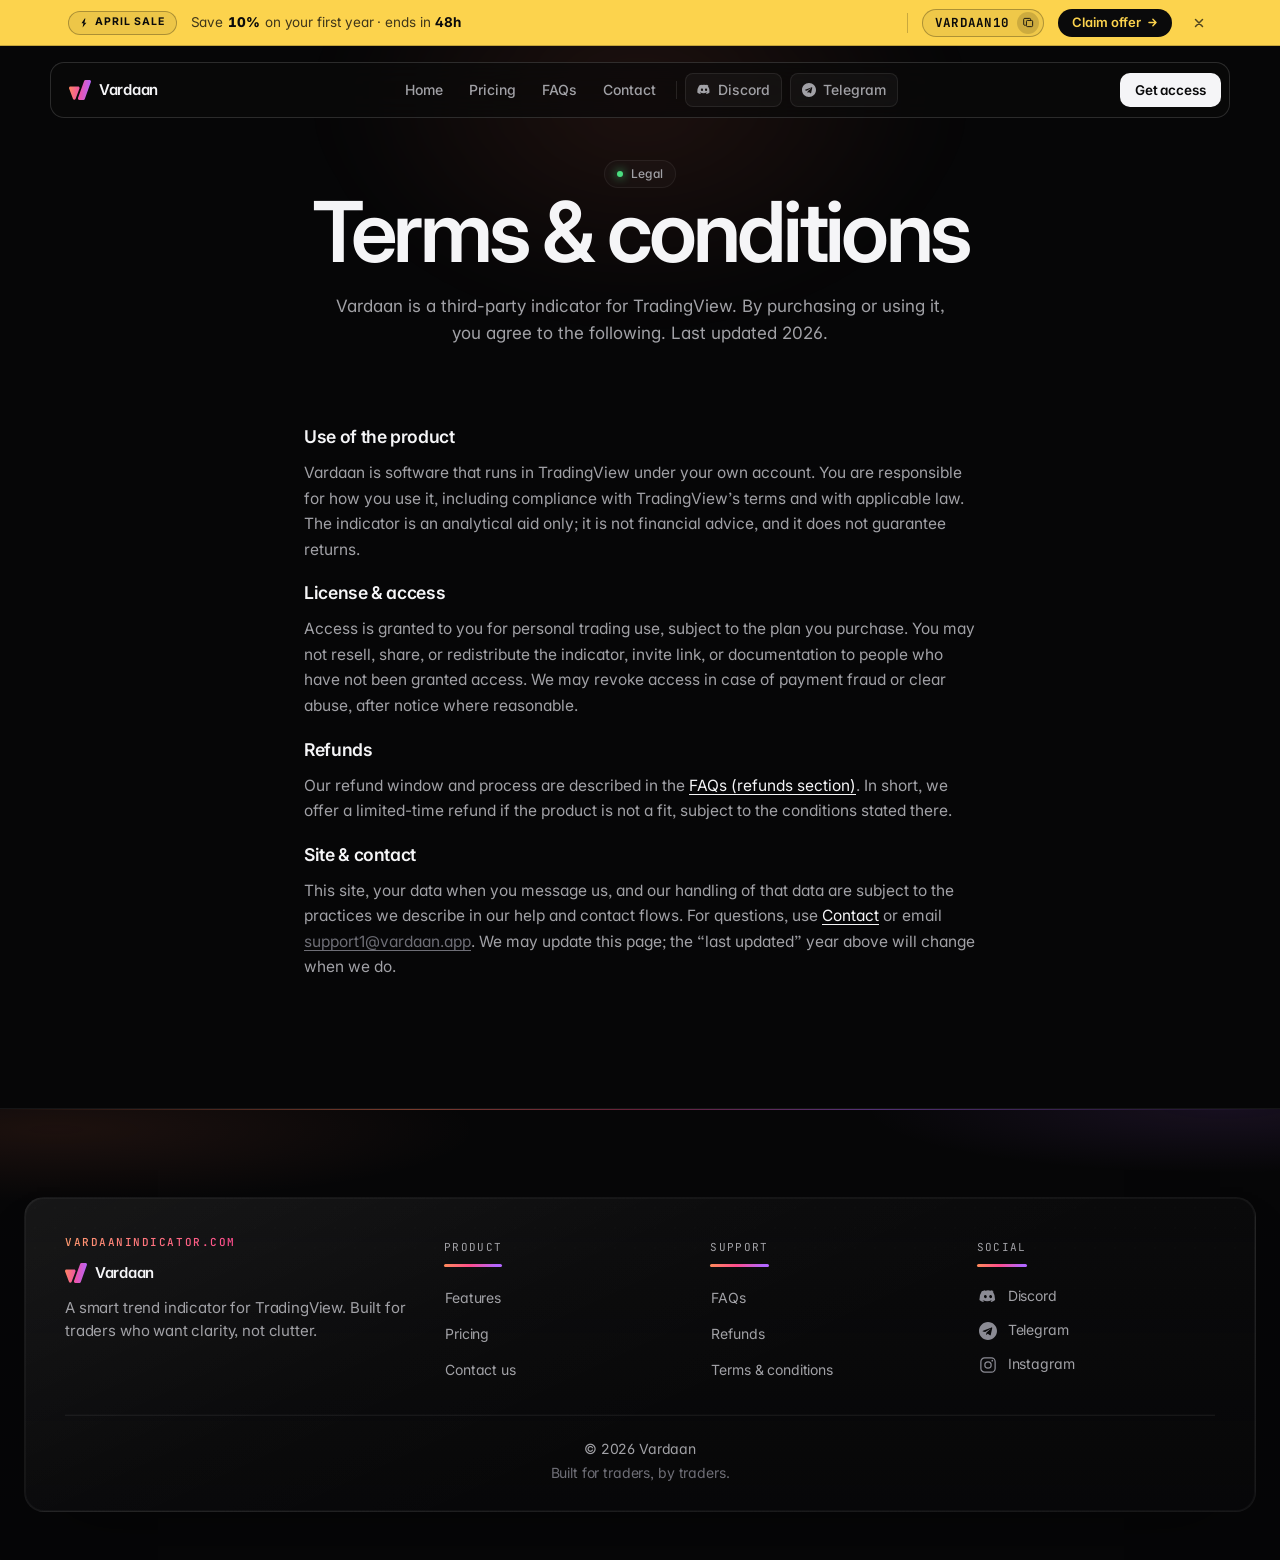
<file: terms.html>
<!doctype html>
<html lang="en">
<head>
  <meta charset="utf-8" />
  <meta name="viewport" content="width=device-width, initial-scale=1" />
  <title>Terms &amp; conditions — Vardaan</title>
  <meta name="description" content="Terms and conditions for Vardaan — the TradingView indicator, website use, and purchases." />
  <meta name="theme-color" content="#060607" />
  <link rel="icon" href="assets/logo.svg" type="image/svg+xml" data-site-asset="icon" />
  <link rel="stylesheet" href="styles.css" />
</head>
<body>

  <div class="promo-bar" id="promo-bar" role="region" aria-label="Promotional offer">
    <div class="promo-bar__inner">
      <span class="promo-bar__tag">
        <svg class="promo-bar__tag-icon" width="10" height="10" viewBox="0 0 12 12" fill="currentColor" aria-hidden="true">
          <path d="M6.8 0.6 3 6.2h2.3l-1 5.2L8.9 5.6H6.5l1.2-5z"/>
        </svg>
        <span data-text="promo.offerName">Launch Sale</span>
      </span>
      <span class="promo-bar__text">
        Save <em class="promo-bar__pct" data-text="promo.percent">20%</em> on your first year<span class="promo-bar__text-extra"> · ends in <strong data-text="promo.deadline">48h</strong></span>
      </span>
      <span class="promo-bar__divider" aria-hidden="true"></span>
      <button class="promo-bar__code" type="button" data-promo-code>
        <span class="promo-bar__code-value" data-text="promo.code">VARDAAN10</span>
        <span class="promo-bar__copy-btn" aria-hidden="true">
          <svg width="11" height="11" viewBox="0 0 16 16" fill="none">
            <rect x="5" y="5" width="9" height="9" rx="1.6" stroke="currentColor" stroke-width="1.3"/>
            <path d="M11 5V3.5A1.5 1.5 0 0 0 9.5 2h-7A1.5 1.5 0 0 0 1 3.5v7A1.5 1.5 0 0 0 2.5 12H4" stroke="currentColor" stroke-width="1.3"/>
          </svg>
        </span>
      </button>
      <a data-page="pricing" href="pricing.html" class="promo-bar__cta">
        Claim offer
        <svg width="11" height="11" viewBox="0 0 14 14" fill="none" aria-hidden="true">
          <path d="M2.5 7h9m0 0L7.5 3m4 4L7.5 11" stroke="currentColor" stroke-width="1.8" stroke-linecap="round" stroke-linejoin="round"/>
        </svg>
      </a>
      <button class="promo-bar__close" type="button" aria-label="Dismiss offer">
        <svg width="12" height="12" viewBox="0 0 12 12" fill="none" aria-hidden="true">
          <path d="M2.5 2.5l7 7m0-7l-7 7" stroke="currentColor" stroke-width="1.5" stroke-linecap="round"/>
        </svg>
      </button>
    </div>
  </div>

  <nav class="nav" aria-label="Primary">
    <div class="nav__inner">
      <a data-page="home" href="index.html" class="nav__brand">
        <img class="nav__brand-mark" src="assets/logo.svg" alt="" width="22" height="20" decoding="async" data-site-asset="logo" />
        <span data-text="brand">Vardaan</span>
      </a>
      <ul class="nav__links">
        <li><a class="nav__link" data-page="home" href="index.html">Home</a></li>
        <li><a class="nav__link" data-page="pricing" href="pricing.html">Pricing</a></li>
        <li><a class="nav__link" data-page="faqs" href="faqs.html">FAQs</a></li>
        <li><a class="nav__link" data-page="contact" href="contact.html">Contact</a></li>
        <li class="nav__sep" aria-hidden="true"></li>
        <li><a class="nav__link nav__link--social nav__link--discord" data-link="discord" href="#">
          <svg width="14" height="14" viewBox="0 0 24 24" fill="currentColor" aria-hidden="true"><path d="M20.3 4.4A18 18 0 0 0 16 3l-.3.5a16 16 0 0 0-7.4 0L8 3a18 18 0 0 0-4.3 1.4A19 19 0 0 0 .5 16.1a17 17 0 0 0 5.1 2.6l1-1.5a11 11 0 0 1-1.8-.9l.4-.3a12 12 0 0 0 11.6 0l.4.3a11 11 0 0 1-1.8.9l1 1.5a17 17 0 0 0 5.1-2.6 19 19 0 0 0-3.2-11.7ZM8.5 13.5c-1 0-1.9-1-1.9-2.1 0-1.2.8-2.1 1.9-2.1 1 0 1.9 1 1.9 2.1 0 1.2-.8 2.1-1.9 2.1Zm7 0c-1 0-1.9-1-1.9-2.1 0-1.2.8-2.1 1.9-2.1 1 0 1.9 1 1.9 2.1 0 1.2-.8 2.1-1.9 2.1Z"/></svg>
          Discord
        </a></li>
        <li><a class="nav__link nav__link--social nav__link--telegram" data-link="telegram" href="#">
          <svg width="14" height="14" viewBox="0 0 240 240" fill="currentColor" aria-hidden="true"><path d="M120 0C53.73 0 0 53.73 0 120s53.73 120 120 120 120-53.73 120-120S186.27 0 120 0zm55.65 82.75L156.4 172.6c-1.45 6.48-5.29 8.09-10.7 5.04l-29.56-21.8-14.26 13.73c-1.58 1.58-2.9 2.9-5.94 2.9l2.11-30.05 54.7-49.43c2.38-2.13-.52-3.31-3.69-1.18l-67.64 42.58-29.15-9.12c-6.34-1.98-6.47-6.34 1.32-9.38l114.15-44.02c5.29-1.98 9.92 1.19 8.21 8.87z"/></svg>
          Telegram
        </a></li>
      </ul>
      <div class="nav__cta-group">
        <a data-page="pricing" href="pricing.html" class="btn btn-primary btn-sm">Get access</a>
      </div>
      <button class="nav__burger" aria-label="Open menu" aria-controls="mobile-menu">
        <span></span><span></span><span></span>
      </button>
    </div>
  </nav>

  <div class="mobile-menu" id="mobile-menu" aria-hidden="true">
    <a class="mobile-menu__link" data-page="home" href="index.html">Home</a>
    <a class="mobile-menu__link" data-page="pricing" href="pricing.html">Pricing</a>
    <a class="mobile-menu__link" data-page="faqs" href="faqs.html">FAQs</a>
    <a class="mobile-menu__link" data-page="contact" href="contact.html">Contact</a>
    <div class="mobile-menu__sep" aria-hidden="true"></div>
    <a class="mobile-menu__link mobile-menu__link--social mobile-menu__link--discord" data-link="discord" href="#">
      <svg width="22" height="22" viewBox="0 0 24 24" fill="currentColor" aria-hidden="true"><path d="M20.3 4.4A18 18 0 0 0 16 3l-.3.5a16 16 0 0 0-7.4 0L8 3a18 18 0 0 0-4.3 1.4A19 19 0 0 0 .5 16.1a17 17 0 0 0 5.1 2.6l1-1.5a11 11 0 0 1-1.8-.9l.4-.3a12 12 0 0 0 11.6 0l.4.3a11 11 0 0 1-1.8.9l1 1.5a17 17 0 0 0 5.1-2.6 19 19 0 0 0-3.2-11.7ZM8.5 13.5c-1 0-1.9-1-1.9-2.1 0-1.2.8-2.1 1.9-2.1 1 0 1.9 1 1.9 2.1 0 1.2-.8 2.1-1.9 2.1Zm7 0c-1 0-1.9-1-1.9-2.1 0-1.2.8-2.1 1.9-2.1 1 0 1.9 1 1.9 2.1 0 1.2-.8 2.1-1.9 2.1Z"/></svg>
      Discord
    </a>
    <a class="mobile-menu__link mobile-menu__link--social mobile-menu__link--telegram" data-link="telegram" href="#">
      <svg width="22" height="22" viewBox="0 0 240 240" fill="currentColor" aria-hidden="true"><path d="M120 0C53.73 0 0 53.73 0 120s53.73 120 120 120 120-53.73 120-120S186.27 0 120 0zm55.65 82.75L156.4 172.6c-1.45 6.48-5.29 8.09-10.7 5.04l-29.56-21.8-14.26 13.73c-1.58 1.58-2.9 2.9-5.94 2.9l2.11-30.05 54.7-49.43c2.38-2.13-.52-3.31-3.69-1.18l-67.64 42.58-29.15-9.12c-6.34-1.98-6.47-6.34 1.32-9.38l114.15-44.02c5.29-1.98 9.92 1.19 8.21 8.87z"/></svg>
      Telegram
    </a>
    <div class="mobile-menu__actions">
      <a data-page="pricing" href="pricing.html" class="btn btn-primary btn-sm">Get access</a>
    </div>
  </div>

  <main>
    <section class="page-header">
      <div class="container">
        <span class="badge reveal"><span class="badge__dot"></span>Legal</span>
        <h1 class="reveal">Terms &amp; conditions</h1>
        <p class="reveal" data-delay="80">Vardaan is a third-party indicator for TradingView. By purchasing or using it, you agree to the following. Last updated <span data-text="year">2025</span>.</p>
      </div>
    </section>

    <section class="section" style="padding-top: 0;">
      <div class="container" style="max-width: 720px;">
        <div class="reveal">
          <h3 style="font-size: 1.1rem; margin: 0 0 12px; font-weight: 600; color: var(--text);">Use of the product</h3>
          <p style="color: var(--text-2); line-height: 1.65; margin-bottom: 1rem;">Vardaan is software that runs in TradingView under your own account. You are responsible for how you use it, including compliance with TradingView&rsquo;s terms and with applicable law. The indicator is an analytical aid only; it is not financial advice, and it does not guarantee returns.</p>
          <h3 style="font-size: 1.1rem; margin: 1.25rem 0 12px; font-weight: 600; color: var(--text);">License &amp; access</h3>
          <p style="color: var(--text-2); line-height: 1.65; margin-bottom: 1rem;">Access is granted to you for personal trading use, subject to the plan you purchase. You may not resell, share, or redistribute the indicator, invite link, or documentation to people who have not been granted access. We may revoke access in case of payment fraud or clear abuse, after notice where reasonable.</p>
          <h3 style="font-size: 1.1rem; margin: 1.25rem 0 12px; font-weight: 600; color: var(--text);">Refunds</h3>
          <p style="color: var(--text-2); line-height: 1.65; margin-bottom: 1rem;">Our refund window and process are described in the <a data-page="faqs" data-page-hash="faq-refunds" href="faqs.html#faq-refunds" style="color: var(--text); text-decoration: underline; text-underline-offset: 3px;">FAQs (refunds section)</a>. In short, we offer a limited-time refund if the product is not a fit, subject to the conditions stated there.</p>
          <h3 style="font-size: 1.1rem; margin: 1.25rem 0 12px; font-weight: 600; color: var(--text);">Site &amp; contact</h3>
          <p style="color: var(--text-2); line-height: 1.65;">This site, your data when you message us, and our handling of that data are subject to the practices we describe in our help and contact flows. For questions, use <a data-page="contact" href="contact.html" style="color: var(--text); text-decoration: underline; text-underline-offset: 3px;">Contact</a> or email <a data-mail class="dim" href="#" style="text-decoration: underline; text-underline-offset: 3px;"><span data-text="email">support1@vardaan.app</span></a>. We may update this page; the &ldquo;last updated&rdquo; year above will change when we do.</p>
        </div>
      </div>
    </section>
  </main>

  <footer class="footer">
    <div class="container">
      <div class="footer__shell">
      <nav class="footer__nav" aria-label="Site">
        <div class="footer__top">
          <div class="footer__col-brand">
            <p class="footer__eyebrow mono" data-text="domain">vardaan.app</p>
            <a data-page="home" href="index.html" class="footer__brand">
              <img class="nav__brand-mark" src="assets/logo.svg" alt="" width="22" height="20" decoding="async" data-site-asset="logo" />
              <span data-text="brand">Vardaan</span>
            </a>
            <p class="footer__tagline" data-text="copy.footerBlurb">
              A smart trend indicator for TradingView. Built for traders who want clarity,
              not clutter.
            </p>
          </div>
          <div class="footer__col">
            <div class="footer__col-title">Product</div>
            <ul class="footer__col-list">
              <li><a data-page="home" data-page-hash="features" href="index.html#features">Features</a></li>
              <li><a data-page="pricing" href="pricing.html">Pricing</a></li>
              <li><a data-page="contact" href="contact.html">Contact us</a></li>
            </ul>
          </div>
          <div class="footer__col">
            <div class="footer__col-title">Support</div>
            <ul class="footer__col-list">
              <li><a data-page="faqs" href="faqs.html">FAQs</a></li>
              <li><a data-page="faqs" data-page-hash="faq-refunds" href="faqs.html#faq-refunds">Refunds</a></li>
              <li><a data-page="terms" href="terms.html" aria-current="page">Terms &amp; conditions</a></li>
            </ul>
          </div>
          <div class="footer__col footer__col--social" aria-label="Social">
            <div class="footer__col-title">Social</div>
            <ul class="footer__col-list">
              <li>
                <a data-link="discord" href="#" class="footer__social-link">
                  <span class="footer__social-ico" aria-hidden="true"><svg width="18" height="18" viewBox="0 0 24 24" fill="currentColor"><path d="M20.3 4.4A18 18 0 0 0 16 3l-.3.5a16 16 0 0 0-7.4 0L8 3a18 18 0 0 0-4.3 1.4A19 19 0 0 0 .5 16.1a17 17 0 0 0 5.1 2.6l1-1.5a11 11 0 0 1-1.8-.9l.4-.3a12 12 0 0 0 11.6 0l.4.3a11 11 0 0 1-1.8.9l1 1.5a17 17 0 0 0 5.1-2.6 19 19 0 0 0-3.2-11.7ZM8.5 13.5c-1 0-1.9-1-1.9-2.1 0-1.2.8-2.1 1.9-2.1 1 0 1.9 1 1.9 2.1 0 1.2-.8 2.1-1.9 2.1Zm7 0c-1 0-1.9-1-1.9-2.1 0-1.2.8-2.1 1.9-2.1 1 0 1.9 1 1.9 2.1 0 1.2-.8 2.1-1.9 2.1Z"/></svg></span>
                  Discord
                </a>
              </li>
              <li>
                <a data-link="telegram" href="#" class="footer__social-link">
                  <span class="footer__social-ico" aria-hidden="true"><svg width="18" height="18" viewBox="0 0 240 240" fill="currentColor"><path d="M120 0C53.73 0 0 53.73 0 120s53.73 120 120 120 120-53.73 120-120S186.27 0 120 0zm55.65 82.75L156.4 172.6c-1.45 6.48-5.29 8.09-10.7 5.04l-29.56-21.8-14.26 13.73c-1.58 1.58-2.9 2.9-5.94 2.9l2.11-30.05 54.7-49.43c2.38-2.13-.52-3.31-3.69-1.18l-67.64 42.58-29.15-9.12c-6.34-1.98-6.47-6.34 1.32-9.38l114.15-44.02c5.29-1.98 9.92 1.19 8.21 8.87z"/></svg></span>
                  Telegram
                </a>
              </li>
              <li>
                <a data-link="instagram" href="#" class="footer__social-link">
                  <span class="footer__social-ico" aria-hidden="true"><svg width="18" height="18" viewBox="0 0 24 24" fill="none" stroke="currentColor" stroke-width="1.65" stroke-linecap="round" stroke-linejoin="round"><rect x="2.5" y="2.5" width="19" height="19" rx="5"/><circle cx="12" cy="12" r="4.2"/><circle cx="17.7" cy="6.3" r="1.15" fill="currentColor" stroke="none"/></svg></span>
                  Instagram
                </a>
              </li>
            </ul>
          </div>
        </div>
      </nav>
      <div class="footer__bottom">
        <p class="footer__copy">
          <span class="footer__copy-line">© <span data-text="year">2025</span> <span class="footer__copy-brand" data-text="brand">Vardaan</span></span>
          <span class="footer__copy-sub" data-text="tagline">Built for traders, by traders.</span>
        </p>
      </div>
    </div>
    </div>
  </footer>

  <script src="config.js" defer></script>
  <script src="main.js" defer></script>
</body>
</html>
</file>
<file: styles.css>
/* ==========================================================================
   VARDAAN — v5 · Framer-inspired, tech/developer tool
   Near-black, hairline borders, tight Inter, real chart imagery.

   Content hooks (brand, paths, promo copy) live in config.js as window.SITE;
   HTML uses data-text / data-page / data-link attributes hydrated on load.
   ========================================================================== */

@import url('https://fonts.googleapis.com/css2?family=Inter:wght@400;500;600;700&family=JetBrains+Mono:wght@400;500&display=swap');

/* ---------- tokens ---------- */
:root {
  /* surfaces */
  --bg:            #060607;
  --bg-elev:       #0A0A0B;
  --bg-section:    #080809;
  --surface:       rgba(255, 255, 255, 0.025);
  --surface-hover: rgba(255, 255, 255, 0.045);

  /* borders */
  --border:        rgba(255, 255, 255, 0.06);
  --border-strong: rgba(255, 255, 255, 0.10);
  --border-bright: rgba(255, 255, 255, 0.18);

  /* text */
  --text:   #F5F5F7;
  --text-2: #A1A1A6;
  --text-3: #6E6E76;
  --text-4: #3A3A40;

  /* signal colors (green/red/amber kept for chart-like bits) */
  --up:    #4ADE80;
  --down:  #F87171;
  --flat:  #FCD34D;

  /* accent — subtle cool tone + gradient for highlight words only */
  --accent:       #FF7A59;
  --accent-2:     #FF4D8D;
  --accent-3:     #B366FF;
  --accent-glow:  rgba(255, 122, 89, 0.18);

  /* type */
  --font:        'Inter', system-ui, -apple-system, 'Segoe UI', sans-serif;
  --font-mono:   'JetBrains Mono', ui-monospace, 'SF Mono', Menlo, monospace;

  /* layout */
  --nav-h: 56px;
  --max:   1360px;
  --max-narrow: 920px;

  --r-sm: 6px;
  --r-md: 10px;
  --r-lg: 14px;
  --r-xl: 20px;
  --r-pill: 999px;

  --t-fast: 140ms cubic-bezier(.2, .8, .2, 1);
  --t-med:  260ms cubic-bezier(.2, .8, .2, 1);
}

/* ---------- reset ---------- */
*, *::before, *::after { box-sizing: border-box; }
html, body { margin: 0; padding: 0; }
html {
  background: var(--bg);
  color-scheme: dark;
  -webkit-font-smoothing: antialiased;
  -moz-osx-font-smoothing: grayscale;
  text-rendering: optimizeLegibility;
}
body {
  font-family: var(--font);
  font-size: 15.5px;
  line-height: 1.55;
  color: var(--text);
  background: var(--bg);
  font-feature-settings: "cv11", "ss01", "ss03";
  overflow-x: hidden;
}
img, svg { display: block; max-width: 100%; }
a { color: inherit; text-decoration: none; }
button { font: inherit; color: inherit; background: none; border: 0; cursor: pointer; }
ul { margin: 0; padding: 0; list-style: none; }

/* ---------- typography ---------- */
h1, h2, h3, h4 {
  margin: 0;
  font-family: var(--font);
  font-weight: 600;
  color: var(--text);
  letter-spacing: -0.035em;
  line-height: 1.05;
}
h1 {
  font-size: clamp(42px, 6.6vw, 84px);
  font-weight: 600;
  letter-spacing: -0.045em;
  line-height: 1.04;
}
h2 {
  font-size: clamp(32px, 4.4vw, 56px);
  letter-spacing: -0.04em;
  line-height: 1.08;
}
h3 {
  font-size: 20px;
  letter-spacing: -0.02em;
  line-height: 1.25;
}
p { margin: 0; color: var(--text-2); }

.gradient-text {
  background: linear-gradient(100deg, #FF8B5A 0%, #FF4D8D 45%, #B366FF 90%);
  -webkit-background-clip: text;
  background-clip: text;
  color: transparent;
  -webkit-text-fill-color: transparent;
}

.mono { font-family: var(--font-mono); font-feature-settings: "tnum"; letter-spacing: -0.01em; }
.dim  { color: var(--text-3); }
.up   { color: var(--up); }
.down { color: var(--down); }

/* ---------- layout ---------- */
.container {
  width: 100%;
  max-width: var(--max);
  margin: 0 auto;
  padding: 0 24px;
}
.section {
  padding: clamp(72px, 10vw, 140px) 0;
  position: relative;
}
.section--alt { background: var(--bg-section); }
.section-header {
  max-width: 680px;
  margin: 0 auto clamp(40px, 6vw, 72px);
  text-align: center;
}
.section-header p {
  margin-top: 14px;
  font-size: 17px;
  color: var(--text-2);
}
.section-header .badge { margin-bottom: 20px; }

/* ---------- buttons ---------- */
.btn {
  display: inline-flex;
  align-items: center;
  gap: 8px;
  height: 38px;
  padding: 0 16px;
  font-size: 14px;
  font-weight: 500;
  letter-spacing: -0.005em;
  border-radius: var(--r-md);
  border: 1px solid transparent;
  transition: all var(--t-fast);
  white-space: nowrap;
  cursor: pointer;
}
.btn-sm { height: 34px; padding: 0 14px; font-size: 13.5px; }
.btn-lg { height: 46px; padding: 0 22px; font-size: 15px; }

.btn-primary {
  background: var(--text);
  color: #0A0A0B;
  font-weight: 600;
}
.btn-primary:hover { background: #fff; transform: translateY(-1px); }

.btn-ghost {
  background: transparent;
  color: var(--text);
  border: 1px solid var(--border-strong);
}
.btn-ghost:hover { background: var(--surface-hover); border-color: var(--border-bright); }

.btn-ghost--bright {
  background: rgba(255, 255, 255, 0.035);
  border-color: rgba(255, 255, 255, 0.22);
  backdrop-filter: blur(8px) saturate(1.2);
  -webkit-backdrop-filter: blur(8px) saturate(1.2);
}
.btn-ghost--bright:hover {
  background: rgba(255, 255, 255, 0.08);
  border-color: rgba(255, 255, 255, 0.42);
  transform: translateY(-1px);
  box-shadow: 0 6px 22px rgba(0, 0, 0, 0.25), 0 0 0 1px rgba(255, 255, 255, 0.05) inset;
}
.btn-ghost--bright svg { opacity: 0.8; transition: opacity var(--t-fast); }
.btn-ghost--bright:hover svg { opacity: 1; }

.btn__arrow { transition: transform var(--t-fast); }
.btn:hover .btn__arrow { transform: translateX(2px); }

/* ---------- badge ---------- */
.badge {
  display: inline-flex;
  align-items: center;
  gap: 8px;
  height: 28px;
  padding: 0 12px;
  font-size: 12px;
  font-weight: 500;
  letter-spacing: 0.01em;
  color: var(--text-2);
  background: var(--surface);
  border: 1px solid var(--border);
  border-radius: var(--r-pill);
}
.badge__dot {
  width: 6px; height: 6px;
  border-radius: 50%;
  background: var(--up);
  box-shadow: 0 0 10px var(--up);
}

/* ============================== PROMO BAR ============================== */
:root { --promo-h: 46px; }
body.promo-hidden { --promo-h: 0px; }

.promo-bar {
  position: fixed;
  top: 0;
  left: 0;
  right: 0;
  height: var(--promo-h);
  z-index: 101;
  display: flex;
  align-items: center;
  justify-content: center;
  font-size: 13.5px;
  color: #0A0A0B;
  background: #FCD34D;
  border-bottom: 1px solid rgba(0, 0, 0, 0.22);
  overflow: hidden;
  transition: height var(--t-med);
}
body.promo-hidden .promo-bar { display: none; }

.promo-bar__inner {
  position: relative;
  display: flex;
  align-items: center;
  gap: 14px;
  padding: 0 18px;
  max-width: 1180px;
  width: 100%;
}
.promo-bar__tag {
  display: inline-flex;
  align-items: center;
  gap: 6px;
  height: 24px;
  padding: 0 10px;
  border-radius: 999px;
  border: 1px solid rgba(0, 0, 0, 0.28);
  background: rgba(0, 0, 0, 0.06);
  color: #0A0A0B;
  font-size: 10.5px;
  font-weight: 700;
  letter-spacing: 0.1em;
  text-transform: uppercase;
  flex: 0 0 auto;
}
.promo-bar__tag-icon {
  color: #0A0A0B;
}
.promo-bar__text {
  color: rgba(10, 10, 11, 0.78);
  letter-spacing: -0.005em;
  white-space: nowrap;
  overflow: hidden;
  text-overflow: ellipsis;
  flex: 1 1 auto;
  min-width: 0;
}
.promo-bar__text strong {
  color: #0A0A0B;
  font-weight: 700;
  font-variant-numeric: tabular-nums;
}
.promo-bar__pct {
  font-style: normal;
  font-weight: 800;
  color: #0A0A0B;
  font-feature-settings: "tnum";
  letter-spacing: -0.01em;
  padding: 0 1px;
}

.promo-bar__divider {
  width: 1px;
  height: 20px;
  background: rgba(0, 0, 0, 0.2);
  flex: 0 0 auto;
}

.promo-bar__code {
  display: inline-flex;
  align-items: center;
  gap: 8px;
  height: 28px;
  padding: 0 4px 0 12px;
  border-radius: 999px;
  border: 1px solid rgba(0, 0, 0, 0.28);
  background: rgba(0, 0, 0, 0.05);
  color: #0A0A0B;
  font-family: var(--font-mono);
  font-size: 12.5px;
  letter-spacing: 0.02em;
  cursor: pointer;
  transition: all var(--t-fast);
  flex: 0 0 auto;
}
.promo-bar__code:hover {
  background: rgba(0, 0, 0, 0.1);
  border-color: rgba(0, 0, 0, 0.45);
}
.promo-bar__code-value { font-weight: 700; }
.promo-bar__copy-btn {
  display: inline-flex;
  align-items: center;
  justify-content: center;
  width: 22px;
  height: 22px;
  border-radius: 999px;
  background: rgba(0, 0, 0, 0.14);
  color: #0A0A0B;
  transition: all var(--t-fast);
}
.promo-bar__code:hover .promo-bar__copy-btn {
  background: rgba(0, 0, 0, 0.22);
}
.promo-bar__code.is-copied {
  border-color: rgba(0, 82, 46, 0.55);
  background: rgba(0, 82, 46, 0.14);
  color: #0A3A22;
}
.promo-bar__code.is-copied .promo-bar__copy-btn {
  background: rgba(0, 82, 46, 0.25);
  color: #0A3A22;
}

.promo-bar__cta {
  display: inline-flex;
  align-items: center;
  gap: 6px;
  height: 28px;
  padding: 0 14px;
  border-radius: 999px;
  font-size: 13px;
  font-weight: 600;
  color: #FCD34D;
  background: #0A0A0B;
  transition: transform var(--t-fast), background var(--t-fast);
  flex: 0 0 auto;
}
.promo-bar__cta:hover {
  background: #1a1a1c;
  transform: translateY(-0.5px);
}
.promo-bar__cta svg { transition: transform var(--t-fast); }
.promo-bar__cta:hover svg { transform: translateX(2px); }

.promo-bar__close {
  display: inline-flex;
  align-items: center;
  justify-content: center;
  width: 26px; height: 26px;
  border-radius: 6px;
  color: rgba(10, 10, 11, 0.7);
  transition: all var(--t-fast);
  flex: 0 0 auto;
}
.promo-bar__close:hover {
  color: #0A0A0B;
  background: rgba(0, 0, 0, 0.08);
}

/* ============================== NAV ============================== */
.nav {
  position: fixed;
  top: calc(var(--promo-h, 0px) + 16px);
  left: 50%;
  transform: translateX(-50%);
  z-index: 100;
  transition: top var(--t-med);
  width: calc(100% - 32px);
  max-width: 1180px;
}
.nav__inner {
  display: grid;
  grid-template-columns: 1fr auto 1fr;
  align-items: center;
  height: var(--nav-h);
  padding: 0 8px 0 18px;
  background: rgba(10, 10, 11, 0.72);
  border: 1px solid rgba(255, 255, 255, 0.14);
  border-radius: 14px;
  backdrop-filter: blur(16px) saturate(1.4);
  -webkit-backdrop-filter: blur(16px) saturate(1.4);
  transition: all var(--t-med);
}
.nav.scrolled .nav__inner {
  background: rgba(10, 10, 11, 0.88);
  border-color: rgba(255, 255, 255, 0.20);
}
.nav__inner > .nav__brand { justify-self: start; }
.nav__inner > .nav__links { justify-self: center; }
.nav__inner > .nav__cta-group { justify-self: end; }
.nav__inner > .nav__burger { justify-self: end; }

.nav__brand {
  display: inline-flex;
  align-items: center;
  gap: 8px;
  font-weight: 600;
  font-size: 15px;
  letter-spacing: -0.02em;
  color: var(--text);
}
/* Brand mark: assets/logo.svg (see SITE.assets.logo in config.js) */
.nav__brand-mark {
  width: 22px;
  height: 20px;
  flex-shrink: 0;
  object-fit: contain;
  object-position: center;
  display: block;
}

.nav__links {
  display: flex;
  gap: 2px;
  align-items: center;
}
.nav__link {
  display: inline-flex;
  height: 34px;
  align-items: center;
  padding: 0 12px;
  font-size: 14px;
  font-weight: 500;
  color: var(--text-2);
  border-radius: 8px;
  transition: all var(--t-fast);
}
.nav__link:hover { color: var(--text); background: var(--surface); }
.nav__link--active { color: var(--text); }

.nav__sep {
  width: 1px;
  height: 18px;
  background: var(--border-strong);
  margin: 0 6px;
  align-self: center;
  flex: 0 0 auto;
  pointer-events: none;
}

.nav__link--social {
  gap: 7px;
  padding: 0 11px;
  background: rgba(255, 255, 255, 0.035);
  border: 1px solid rgba(255, 255, 255, 0.08);
}
.nav__link--social svg { color: currentColor; transition: transform var(--t-fast); }
.nav__link--social:hover {
  background: rgba(255, 255, 255, 0.08);
  border-color: rgba(255, 255, 255, 0.18);
}
.nav__link--social:hover svg { transform: translateY(-0.5px); }
.nav__link--telegram { margin-left: 6px; }

.nav__cta-group { display: flex; gap: 6px; align-items: center; }

.nav__burger {
  display: none;
  width: 38px; height: 38px;
  border-radius: 8px;
  padding: 0;
  align-items: center;
  justify-content: center;
  flex-direction: column;
  gap: 4px;
}
.nav__burger span {
  width: 16px; height: 1.5px;
  background: var(--text);
  transition: transform var(--t-fast), opacity var(--t-fast);
}
.nav__burger[aria-expanded="true"] span:nth-child(1) { transform: translateY(5.5px) rotate(45deg); }
.nav__burger[aria-expanded="true"] span:nth-child(2) { opacity: 0; }
.nav__burger[aria-expanded="true"] span:nth-child(3) { transform: translateY(-5.5px) rotate(-45deg); }

/* ---------- mobile menu ---------- */
.mobile-menu {
  position: fixed;
  inset: 0;
  background: rgba(6, 6, 7, 0.98);
  backdrop-filter: blur(20px);
  -webkit-backdrop-filter: blur(20px);
  z-index: 99;
  padding: calc(96px + var(--promo-h, 0px)) 24px 32px;
  display: flex;
  flex-direction: column;
  gap: 4px;
  opacity: 0;
  pointer-events: none;
  transition: opacity var(--t-med);
}
.mobile-menu.is-open { opacity: 1; pointer-events: auto; }
body.nav-open { overflow: hidden; }
.mobile-menu__link {
  display: flex;
  align-items: center;
  gap: 14px;
  font-size: 28px;
  font-weight: 600;
  letter-spacing: -0.03em;
  padding: 14px 0;
  border-bottom: 1px solid var(--border);
  color: var(--text);
}
.mobile-menu__sep {
  display: block;
  height: 1px;
  background: var(--border);
  margin: 20px 0 4px;
  position: relative;
}
.mobile-menu__sep::before {
  content: "Community";
  position: absolute;
  top: -9px;
  left: 0;
  padding-right: 10px;
  background: rgba(6, 6, 7, 0.98);
  font-family: var(--font-mono);
  font-size: 11px;
  font-weight: 500;
  letter-spacing: 0.1em;
  text-transform: uppercase;
  color: var(--text-3);
}
.mobile-menu__link--social { font-size: 22px; }
.mobile-menu__link--social svg { color: currentColor; }
.mobile-menu__actions {
  display: flex;
  gap: 8px;
  margin-top: 24px;
}
.mobile-menu__actions .btn { flex: 1; justify-content: center; }

/* ============================== HERO ============================== */
.section-hero {
  position: relative;
  padding: calc(112px + var(--promo-h, 0px)) 0 80px;
  overflow: hidden;
  text-align: center;
}
.section-hero::before {
  content: "";
  position: absolute;
  top: -200px;
  left: 50%;
  transform: translateX(-50%);
  width: 1100px;
  height: 700px;
  background:
    radial-gradient(ellipse 40% 60% at 30% 50%, rgba(255, 122, 89, 0.14), transparent 70%),
    radial-gradient(ellipse 35% 55% at 70% 50%, rgba(179, 102, 255, 0.10), transparent 70%);
  filter: blur(30px);
  pointer-events: none;
  z-index: 0;
}
.section-hero::after {
  content: "";
  position: absolute;
  inset: 0;
  background-image:
    linear-gradient(to right, rgba(255,255,255,0.025) 1px, transparent 1px),
    linear-gradient(to bottom, rgba(255,255,255,0.025) 1px, transparent 1px);
  background-size: 60px 60px;
  mask-image: radial-gradient(ellipse 60% 80% at 50% 30%, #000, transparent 75%);
  -webkit-mask-image: radial-gradient(ellipse 60% 80% at 50% 30%, #000, transparent 75%);
  pointer-events: none;
  z-index: 0;
}
.section-hero > .container { position: relative; z-index: 1; }

.hero__badge { margin: 0 auto 20px; }

.hero__headline {
  max-width: 980px;
  margin: 0 auto 20px;
}
.hero__sub {
  max-width: 640px;
  margin: 0 auto;
  font-size: 18px;
  line-height: 1.5;
  color: var(--text-2);
  letter-spacing: -0.012em;
}
.hero__ctas {
  display: flex;
  gap: 10px;
  justify-content: center;
  margin-top: 28px;
}
.hero__trust {
  display: inline-flex;
  align-items: center;
  gap: 12px;
  margin-top: 20px;
  font-size: 13px;
  color: var(--text-3);
}
.hero__trust-avatars {
  display: inline-flex;
}
.hero__trust-avatars span {
  width: 22px; height: 22px;
  border-radius: 50%;
  border: 2px solid var(--bg);
  margin-left: -8px;
  background: linear-gradient(135deg, #FF8B5A, #FF4D8D);
}
.hero__trust-avatars span:first-child { margin-left: 0; }
.hero__trust-avatars span:nth-child(2) { background: linear-gradient(135deg, #FF4D8D, #B366FF); }
.hero__trust-avatars span:nth-child(3) { background: linear-gradient(135deg, #B366FF, #4ADE80); }
.hero__trust-avatars span:nth-child(4) { background: linear-gradient(135deg, #4ADE80, #FCD34D); }
.hero__trust-stars { color: var(--flat); letter-spacing: 1px; }

/* hero visual — gradient border + soft accent glow + watermark mask */
.hero__visual {
  position: relative;
  margin: 48px auto 0;
  max-width: 1240px;
  padding: 1.5px;
  border-radius: var(--r-lg);
  background: linear-gradient(
    135deg,
    #FF8B5A 0%,
    #FF4D8D 40%,
    #B366FF 75%,
    rgba(179, 102, 255, 0.25) 100%
  );
  box-shadow:
    0 40px 90px -30px rgba(0, 0, 0, 0.85),
    0 0 80px -20px rgba(255, 77, 141, 0.30),
    0 0 140px -40px rgba(179, 102, 255, 0.25);
  overflow: hidden;
}
.hero__visual__inner {
  position: relative;
  overflow: hidden;
  border-radius: calc(var(--r-lg) - 2px);
  background: #000;
  line-height: 0;
  aspect-ratio: 1200 / 620;
}
.vd-chart {
  display: block;
  width: 100%;
  height: 100%;
  background: #000;
}
.vd-chart text {
  font-feature-settings: "tnum";
  letter-spacing: -0.01em;
}

/* hero anim */
.hero-anim { opacity: 0; transform: translateY(14px); animation: heroIn 0.7s cubic-bezier(.2,.8,.2,1) forwards; animation-delay: var(--d, 0ms); }
@keyframes heroIn { to { opacity: 1; transform: none; } }

/* ============================== LOGO STRIP ============================== */
.logo-strip {
  padding: 48px 0;
  border-top: 1px solid var(--border);
  border-bottom: 1px solid var(--border);
}
.logo-strip__label {
  text-align: center;
  font-size: 12px;
  font-weight: 500;
  letter-spacing: 0.08em;
  text-transform: uppercase;
  color: var(--text-3);
  margin-bottom: 24px;
}
.logo-strip__row {
  display: flex;
  align-items: center;
  justify-content: space-between;
  gap: 32px;
  flex-wrap: wrap;
}
.logo-strip__item {
  display: inline-flex;
  align-items: center;
  gap: 8px;
  font-size: 15px;
  font-weight: 500;
  color: var(--text-3);
  opacity: 0.7;
  transition: opacity var(--t-fast), color var(--t-fast);
  letter-spacing: -0.015em;
}
.logo-strip__item svg { width: 18px; height: 18px; opacity: 0.8; }
.logo-strip__item:hover { opacity: 1; color: var(--text-2); }

/* ============================== STATS BAR ============================== */
.stats-bar {
  padding: 80px 0 72px;
  border-bottom: 1px solid var(--border);
}
.stats-bar__grid {
  display: grid;
  grid-template-columns: repeat(4, 1fr);
  gap: 14px;
}
.stats-bar__stat {
  position: relative;
  padding: 26px 24px 24px;
  border: 1px solid var(--border);
  border-radius: var(--r-md);
  background:
    radial-gradient(120% 80% at 0% 0%, color-mix(in srgb, var(--accent, #4ADE80) 7%, transparent) 0%, transparent 55%),
    linear-gradient(180deg, rgba(255, 255, 255, 0.018), rgba(255, 255, 255, 0));
  overflow: hidden;
  transition: border-color 0.25s ease, transform 0.25s ease, background 0.25s ease;
  text-align: left;
}
.stats-bar__stat::before {
  content: "";
  position: absolute;
  top: 0;
  left: 24px;
  width: 36px;
  height: 1px;
  background: var(--accent, #4ADE80);
  opacity: 0.85;
  box-shadow: 0 0 18px 0 color-mix(in srgb, var(--accent, #4ADE80) 55%, transparent);
}
.stats-bar__stat:hover {
  border-color: color-mix(in srgb, var(--accent, #ffffff) 35%, var(--border));
  transform: translateY(-2px);
}
.stats-bar__cap {
  display: inline-block;
  font-family: var(--font-mono);
  font-size: 10.5px;
  font-weight: 500;
  text-transform: uppercase;
  letter-spacing: 0.14em;
  color: var(--text-3);
  margin-bottom: 20px;
}
.stats-bar__num {
  font-size: clamp(30px, 3.4vw, 44px);
  font-weight: 600;
  letter-spacing: -0.04em;
  line-height: 1;
  color: var(--text);
  font-feature-settings: "tnum";
  margin-bottom: 10px;
  display: flex;
  align-items: baseline;
  gap: 2px;
}
.stats-bar__plus {
  color: var(--text-3);
  font-weight: 400;
  font-size: 0.7em;
  margin-left: 1px;
}
.stats-bar__star {
  color: var(--flat);
  font-weight: 400;
  font-size: 0.8em;
  margin-left: 4px;
}
.stats-bar__label {
  font-size: 13px;
  color: var(--text-2);
  letter-spacing: -0.005em;
}

/* ============================== MARQUEE ============================== */
.marquee {
  margin-top: 48px;
  overflow: hidden;
  mask-image: linear-gradient(to right, transparent, #000 20%, #000 80%, transparent);
  -webkit-mask-image: linear-gradient(to right, transparent, #000 20%, #000 80%, transparent);
}
.marquee__track {
  display: flex;
  gap: 40px;
  white-space: nowrap;
  animation: marquee 40s linear infinite;
  width: max-content;
}
.marquee__item {
  font-family: var(--font-mono);
  font-size: 14px;
  color: var(--text-3);
  letter-spacing: -0.01em;
}
@keyframes marquee {
  to { transform: translateX(-50%); }
}

/* ============================== BENTO ============================== */
.bento {
  display: grid;
  grid-template-columns: repeat(4, 1fr);
  gap: 16px;
  grid-auto-flow: row dense;
}
.bento-tile {
  grid-column: span 1;
  padding: 26px 26px 22px;
  background:
    radial-gradient(120% 140% at 100% 0%, rgba(255, 255, 255, 0.025), transparent 55%),
    var(--surface);
  border: 1px solid var(--border);
  border-radius: var(--r-lg);
  position: relative;
  overflow: hidden;
  display: flex;
  flex-direction: column;
  transition:
    border-color var(--t-fast),
    transform var(--t-fast),
    box-shadow var(--t-fast);
}
.bento-tile::before {
  content: "";
  position: absolute;
  top: 0; left: 20%; right: 20%;
  height: 1px;
  background: linear-gradient(90deg, transparent, rgba(255,255,255,0.1), transparent);
  pointer-events: none;
}
.bento-tile:hover {
  border-color: rgba(255, 255, 255, 0.14);
  transform: translateY(-2px);
  box-shadow: 0 20px 40px -24px rgba(0, 0, 0, 0.6);
}
.bento-tile--wide { grid-column: span 2; }

.bento-tile__head {
  display: flex;
  align-items: center;
  justify-content: space-between;
  margin-bottom: 18px;
}
.bento-tile__icon {
  width: 38px; height: 38px;
  display: flex;
  align-items: center;
  justify-content: center;
  border: 1px solid var(--border-strong);
  border-radius: 10px;
  background:
    linear-gradient(180deg, rgba(255,255,255,0.02), rgba(255,255,255,0)),
    var(--surface);
  color: var(--text-2);
}
.bento-tile__icon svg { width: 18px; height: 18px; }
.bento-tile__num {
  font-family: var(--font-mono);
  font-size: 11px;
  font-weight: 500;
  color: var(--text-3);
  letter-spacing: 0.08em;
  padding: 4px 8px;
  border: 1px solid var(--border);
  border-radius: 999px;
  background: rgba(255, 255, 255, 0.015);
}
.bento-tile__title {
  font-size: 19px;
  margin-bottom: 10px;
  letter-spacing: -0.015em;
}
.bento-tile__body {
  font-size: 14.5px;
  color: var(--text-2);
  line-height: 1.55;
  margin: 0 0 22px;
  max-width: 52ch;
}
.bento-tile__visual {
  margin-top: auto;
  border-radius: var(--r-md);
  overflow: hidden;
}

/* ---------- Shared inner-surface for visuals ---------- */
.viz-panel {
  padding: 14px;
  background: #050506;
  border: 1px solid var(--border);
  border-radius: var(--r-md);
}

/* ---------- 1 · Trend viz (smart candle coloring) ---------- */
.trend-viz {
  padding: 16px;
  background:
    radial-gradient(80% 120% at 50% 0%, rgba(255,255,255,0.025), transparent 60%),
    #050506;
  border: 1px solid var(--border);
  border-radius: var(--r-md);
}
.trend-viz__labels {
  display: grid;
  grid-template-columns: repeat(3, 1fr);
  gap: 8px;
  margin-bottom: 10px;
}
.trend-viz__label {
  position: relative;
  font-family: var(--font-mono);
  font-size: 10.5px;
  font-weight: 500;
  letter-spacing: 0.06em;
  text-transform: uppercase;
  color: var(--text-3);
  padding-left: 14px;
}
.trend-viz__label::before {
  content: "";
  position: absolute;
  left: 0; top: 50%;
  width: 8px; height: 8px;
  border-radius: 2px;
  transform: translateY(-50%);
}
.trend-viz__label--down::before { background: var(--down); }
.trend-viz__label--flat::before { background: var(--flat); }
.trend-viz__label--up::before   { background: var(--up); }
.trend-viz__svg {
  display: block;
  width: 100%;
  height: 140px;
}

/* ---------- 2 · Asset grid (works everywhere) ---------- */
.asset-grid {
  display: flex;
  flex-direction: column;
  gap: 6px;
  padding: 12px;
  background: #050506;
  border: 1px solid var(--border);
  border-radius: var(--r-md);
}
.asset-chip {
  display: grid;
  grid-template-columns: 8px 1fr auto;
  align-items: center;
  gap: 10px;
  padding: 9px 12px;
  background: var(--surface);
  border: 1px solid var(--border);
  border-radius: 7px;
  transition: border-color var(--t-fast), background var(--t-fast);
}
.asset-chip:hover {
  border-color: rgba(255, 255, 255, 0.12);
  background: rgba(255, 255, 255, 0.015);
}
.asset-chip__dot {
  width: 7px; height: 7px;
  border-radius: 50%;
  background: currentColor;
  box-shadow: 0 0 8px currentColor;
}
.asset-chip__sym {
  font-family: var(--font-mono);
  font-size: 12.5px;
  color: var(--text);
  letter-spacing: -0.01em;
  white-space: nowrap;
}
.asset-chip__cls {
  font-family: var(--font-mono);
  font-size: 9.5px;
  font-weight: 500;
  letter-spacing: 0.08em;
  text-transform: uppercase;
  color: var(--text-3);
  padding: 3px 7px;
  background: rgba(255,255,255,0.03);
  border-radius: 4px;
  white-space: nowrap;
}

/* ---------- 3 · Performance card ---------- */
.perf-card {
  padding: 16px;
  background: #050506;
  border: 1px solid var(--border);
  border-radius: var(--r-md);
  display: flex;
  flex-direction: column;
  gap: 12px;
}
.perf-card__hero {
  display: flex;
  flex-direction: column;
  gap: 4px;
}
.perf-card__big {
  font-family: var(--font-display);
  font-size: 32px;
  font-weight: 600;
  color: var(--up);
  letter-spacing: -0.025em;
  line-height: 1;
  font-feature-settings: "tnum";
  text-shadow: 0 0 24px rgba(74, 222, 128, 0.25);
}
.perf-card__pct {
  font-size: 20px;
  margin-left: 2px;
  opacity: 0.8;
}
.perf-card__sub {
  display: flex;
  align-items: center;
  gap: 8px;
  font-family: var(--font-mono);
  font-size: 11px;
  text-transform: uppercase;
  letter-spacing: 0.06em;
  color: var(--text-3);
}
.perf-card__badge {
  display: inline-flex;
  padding: 2px 6px;
  font-size: 9.5px;
  font-weight: 600;
  letter-spacing: 0.08em;
  color: var(--up);
  background: rgba(74, 222, 128, 0.1);
  border: 1px solid rgba(74, 222, 128, 0.25);
  border-radius: 4px;
}
.perf-card__chart {
  display: block;
  width: 100%;
  height: 54px;
}
.perf-card__stats {
  display: grid;
  grid-template-columns: repeat(3, 1fr);
  gap: 8px;
  padding-top: 10px;
  border-top: 1px solid rgba(255, 255, 255, 0.04);
}
.perf-card__stat {
  display: flex;
  flex-direction: column;
  gap: 2px;
}
.perf-card__val {
  font-family: var(--font-mono);
  font-size: 14px;
  font-weight: 600;
  color: var(--text);
  letter-spacing: -0.01em;
  font-feature-settings: "tnum";
}
.perf-card__lbl {
  font-family: var(--font-mono);
  font-size: 10px;
  text-transform: uppercase;
  letter-spacing: 0.08em;
  color: var(--text-3);
}

/* ---------- 4 · Pattern + confirmed bar card ---------- */
.pattern-card {
  background: #050506;
  border: 1px solid var(--border);
  border-radius: var(--r-md);
  overflow: hidden;
  padding: 14px 16px 16px;
}
.pattern-card__chart {
  border-radius: var(--r-sm);
  background: linear-gradient(180deg, rgba(255,255,255,0.03), transparent);
  border: 1px solid rgba(255,255,255,0.05);
  padding: 10px 12px 6px;
  margin-bottom: 14px;
}
.pattern-card__svg {
  width: 100%;
  height: auto;
  display: block;
  max-height: 64px;
}
.pattern-card__chips {
  display: flex;
  flex-wrap: wrap;
  gap: 8px;
}
.pattern-chip {
  display: inline-flex;
  align-items: center;
  padding: 5px 11px;
  border-radius: var(--r-pill);
  font-size: 11px;
  font-weight: 500;
  letter-spacing: -0.01em;
  color: var(--text-2);
  border: 1px solid var(--border);
  background: rgba(255, 255, 255, 0.03);
}
.pattern-card__foot {
  margin: 14px 0 0;
  font-size: 12px;
  line-height: 1.45;
  color: var(--text-3);
}

/* ---------- 5 · Alerts card ---------- */
.alerts-card {
  padding: 10px;
  background: #050506;
  border: 1px solid var(--border);
  border-radius: var(--r-md);
  display: flex;
  flex-direction: column;
  gap: 6px;
}
.alerts-card__row {
  display: grid;
  grid-template-columns: 28px 1fr auto;
  align-items: center;
  gap: 10px;
  padding: 10px 11px;
  background: var(--surface);
  border: 1px solid var(--border);
  border-radius: 8px;
  transition: border-color var(--t-fast);
}
.alerts-card__row:hover { border-color: rgba(255,255,255,0.12); }
.alerts-card__ico {
  width: 28px; height: 28px;
  border-radius: 7px;
  display: inline-flex;
  align-items: center;
  justify-content: center;
  color: #fff;
}
.alerts-card__ico svg { width: 14px; height: 14px; }
.alerts-card__ico--tg { background: linear-gradient(135deg, #2AABEE, #229ED9); }
.alerts-card__ico--tv { background: linear-gradient(135deg, #3b82f6, #1d4ed8); }
.alerts-card__ico--dc { background: linear-gradient(135deg, #5865F2, #4752C4); }
.alerts-card__body { min-width: 0; }
.alerts-card__title {
  font-size: 11.5px;
  font-weight: 600;
  color: var(--text);
  letter-spacing: -0.005em;
  margin-bottom: 2px;
}
.alerts-card__msg {
  font-family: var(--font-mono);
  font-size: 11px;
  color: var(--text-3);
  display: inline-flex;
  align-items: center;
  gap: 6px;
}
.alerts-card__tag {
  font-size: 9px;
  font-weight: 700;
  letter-spacing: 0.08em;
  padding: 2px 5px;
  border-radius: 3px;
  border: 1px solid transparent;
}
.alerts-card__tag--up {
  color: var(--up);
  background: rgba(74, 222, 128, 0.1);
  border-color: rgba(74, 222, 128, 0.25);
}
.alerts-card__tag--down {
  color: var(--down);
  background: rgba(255, 77, 94, 0.1);
  border-color: rgba(255, 77, 94, 0.25);
}
.alerts-card__time {
  font-family: var(--font-mono);
  font-size: 10px;
  color: var(--text-3);
  text-transform: uppercase;
  letter-spacing: 0.06em;
}

/* ---------- 6 · Community card ---------- */
.community-card {
  padding: 18px 16px;
  background: #050506;
  border: 1px solid var(--border);
  border-radius: var(--r-md);
  display: flex;
  flex-direction: column;
  gap: 16px;
}
.community-card__avatars {
  display: flex;
  align-items: center;
}
.community-card__av {
  width: 34px; height: 34px;
  border-radius: 50%;
  display: inline-flex;
  align-items: center;
  justify-content: center;
  font-family: var(--font-sans);
  font-size: 13px;
  font-weight: 700;
  color: rgba(255,255,255,0.95);
  text-transform: uppercase;
  box-shadow:
    inset 0 0 0 1px rgba(255,255,255,0.14),
    0 0 0 2px #050506;
  margin-left: -8px;
}
.community-card__av:first-child { margin-left: 0; }
.community-card__av--plus {
  background: var(--surface) !important;
  color: var(--text-2);
  font-family: var(--font-mono);
  font-size: 10px;
  letter-spacing: 0.04em;
  box-shadow:
    inset 0 0 0 1px var(--border-strong),
    0 0 0 2px #050506;
}
.community-card__live {
  display: inline-flex;
  align-items: center;
  gap: 10px;
  padding: 10px 12px;
  background: var(--surface);
  border: 1px solid var(--border);
  border-radius: 8px;
  align-self: flex-start;
}
.community-card__pulse {
  width: 8px; height: 8px;
  border-radius: 50%;
  background: var(--up);
  box-shadow: 0 0 8px var(--up);
  animation: community-pulse 1.8s ease-in-out infinite;
}
@keyframes community-pulse {
  0%, 100% { opacity: 1; transform: scale(1); }
  50% { opacity: 0.4; transform: scale(0.8); }
}
.community-card__count {
  font-family: var(--font-mono);
  font-size: 14px;
  font-weight: 600;
  color: var(--text);
  letter-spacing: -0.01em;
  font-feature-settings: "tnum";
}
.community-card__label {
  font-family: var(--font-mono);
  font-size: 11px;
  color: var(--text-3);
  text-transform: uppercase;
  letter-spacing: 0.06em;
}
.community-card__channels {
  display: flex;
  flex-wrap: wrap;
  gap: 6px;
  margin-top: auto;
}
.community-card__ch {
  display: inline-flex;
  align-items: center;
  gap: 6px;
  padding: 5px 10px;
  font-family: var(--font-mono);
  font-size: 10.5px;
  color: var(--text-2);
  background: var(--surface);
  border: 1px solid var(--border);
  border-radius: 999px;
  letter-spacing: 0.02em;
}
.community-card__ch-dot {
  width: 5px; height: 5px;
  border-radius: 50%;
}

/* ============================== BEFORE / AFTER ============================== */
.compare-ba {
  display: grid;
  grid-template-columns: 1fr 1fr;
  gap: 16px;
}
.ba-card {
  padding: 28px;
  background: var(--surface);
  border: 1px solid var(--border);
  border-radius: var(--r-lg);
  position: relative;
}
.ba-card--after { border-color: rgba(255, 122, 89, 0.22); }
.ba-card__label {
  display: inline-block;
  font-family: var(--font-mono);
  font-size: 11px;
  letter-spacing: 0.08em;
  color: var(--text-3);
  padding: 4px 10px;
  background: var(--surface);
  border: 1px solid var(--border);
  border-radius: var(--r-pill);
  margin-bottom: 16px;
}
.ba-card--after .ba-card__label { color: var(--accent); border-color: rgba(255, 122, 89, 0.3); }
.ba-card__title { margin-bottom: 24px; }
/* Before/After: vector OHLC (real wick + body), TV-style grid */
.ba-chart {
  position: relative;
  margin-bottom: 20px;
  padding: 0;
  height: auto;
  background: transparent;
  border: 0;
  overflow: visible;
}
.ba-chart--svg {
  filter: drop-shadow(0 1px 0 rgba(255, 255, 255, 0.04));
}
.ba-svg {
  display: block;
  width: 100%;
  height: auto;
  aspect-ratio: 320 / 96;
  max-height: 210px;
  border-radius: var(--r-md);
  border: 1px solid var(--border);
}
.ba-svg__pane {
  fill: #0b0b0c;
}
.ba-card__points { display: flex; flex-direction: column; gap: 8px; }
.ba-card__points li {
  font-size: 14px;
  color: var(--text-2);
  padding-left: 22px;
  position: relative;
}
.ba-card__points li::before {
  content: "";
  position: absolute;
  left: 0; top: 9px;
  width: 10px; height: 10px;
  border-radius: 50%;
  background: var(--text-4);
}
.ba-card--after .ba-card__points li::before {
  background: linear-gradient(135deg, #f2d56a, #d4a82e);
  box-shadow: 0 0 10px rgba(233, 199, 74, 0.35);
}

/* ============================== TESTIMONIALS ============================== */
.t-rows {
  display: flex;
  flex-direction: column;
  gap: 14px;
  overflow: hidden;
  mask-image: linear-gradient(to right, transparent, #000 5%, #000 95%, transparent);
  -webkit-mask-image: linear-gradient(to right, transparent, #000 5%, #000 95%, transparent);
}
.t-row { overflow: hidden; }
.t-track {
  display: flex;
  gap: 14px;
  width: max-content;
  align-items: stretch;
  animation: t-marquee-left 80s linear infinite;
}
.t-row--rtl .t-track { animation: t-marquee-right 80s linear infinite; }
.t-rows:hover .t-track { animation-play-state: paused; }

@keyframes t-marquee-left {
  from { transform: translateX(0); }
  to   { transform: translateX(-50%); }
}
@keyframes t-marquee-right {
  from { transform: translateX(-50%); }
  to   { transform: translateX(0); }
}

.t-card {
  position: relative;
  flex: 0 0 380px;
  padding: 24px 24px 20px;
  background:
    radial-gradient(100% 120% at 100% 0%, rgba(255, 255, 255, 0.025), transparent 60%),
    var(--surface);
  border: 1px solid var(--border);
  border-radius: var(--r-lg);
  display: flex;
  flex-direction: column;
  overflow: hidden;
  transition:
    border-color var(--t-fast),
    transform var(--t-fast),
    box-shadow var(--t-fast),
    background var(--t-fast);
}
/* Hairline gradient accent at the top edge */
.t-card::before {
  content: "";
  position: absolute;
  top: 0; left: 20%; right: 20%;
  height: 1px;
  background: linear-gradient(90deg, transparent, rgba(255, 255, 255, 0.14), transparent);
  pointer-events: none;
}
/* Big decorative quote mark — sits behind content, barely visible */
.t-card__mark {
  position: absolute;
  top: -36px;
  right: 14px;
  font-family: Georgia, "Times New Roman", serif;
  font-size: 160px;
  line-height: 1;
  color: rgba(255, 255, 255, 0.035);
  pointer-events: none;
  user-select: none;
  font-weight: 400;
}
.t-card:hover {
  border-color: rgba(255, 255, 255, 0.16);
  transform: translateY(-3px);
  box-shadow:
    0 20px 40px -24px rgba(0, 0, 0, 0.6),
    0 0 0 1px rgba(179, 102, 255, 0.1);
}

.t-card__head {
  position: relative;
  display: flex;
  align-items: center;
  justify-content: space-between;
  gap: 10px;
  margin-bottom: 14px;
  z-index: 1;
}
.t-card__rating { display: inline-flex; align-items: center; gap: 8px; }

/* Star rating — muted baseline + filled overlay clipped by --fill % */
.t-card__stars {
  position: relative;
  display: inline-block;
  font-size: 13px;
  letter-spacing: 2px;
  line-height: 1;
  color: rgba(255, 255, 255, 0.14);
}
.t-card__stars::before {
  content: "★★★★★";
  position: absolute;
  inset: 0;
  width: var(--fill, 100%);
  overflow: hidden;
  white-space: nowrap;
  color: var(--flat);
}
.t-card__rating-num {
  font-family: var(--font-mono);
  font-size: 12px;
  font-weight: 600;
  color: var(--text-2);
  letter-spacing: -0.01em;
  font-feature-settings: "tnum";
}

/* Market ticker tag — optional, top-right */
.t-card__tag {
  font-family: var(--font-mono);
  font-size: 10.5px;
  font-weight: 500;
  color: var(--text-2);
  letter-spacing: 0.04em;
  padding: 4px 9px;
  border: 1px solid var(--border);
  border-radius: 999px;
  background: rgba(255, 255, 255, 0.02);
  white-space: nowrap;
}

.t-card__quote {
  position: relative;
  font-size: 15px;
  color: var(--text);
  line-height: 1.6;
  margin: 0 0 20px;
  letter-spacing: -0.012em;
  flex: 1 1 auto;
  z-index: 1;
}

.t-card__foot {
  position: relative;
  display: flex;
  align-items: center;
  gap: 12px;
  padding-top: 16px;
  border-top: 1px solid rgba(255, 255, 255, 0.05);
  z-index: 1;
}
.t-card__avatar {
  width: 40px; height: 40px;
  border-radius: 50%;
  background: linear-gradient(135deg, #FF8B5A, #B366FF);
  flex-shrink: 0;
  display: inline-flex;
  align-items: center;
  justify-content: center;
  font-family: var(--font-sans);
  font-size: 15px;
  font-weight: 700;
  color: rgba(255, 255, 255, 0.96);
  text-transform: uppercase;
  box-shadow:
    inset 0 0 0 1px rgba(255, 255, 255, 0.14),
    0 0 0 3px rgba(255, 255, 255, 0.03);
}
.t-card__meta { display: flex; flex-direction: column; gap: 2px; min-width: 0; }
.t-card__name {
  font-size: 14px;
  font-weight: 600;
  color: var(--text);
  letter-spacing: -0.01em;
}
.t-card__handle {
  font-size: 12px;
  color: var(--text-3);
  font-family: var(--font-mono);
  display: inline-flex;
  align-items: center;
  gap: 6px;
}
.t-card__handle-sep {
  opacity: 0.5;
  font-family: var(--font-sans);
}
.t-card__date { color: var(--text-3); }

/* ============================== FAQ PREVIEW & FAQ LIST ============================== */
.faq-page__toolbar {
  max-width: 720px;
  margin: 0 auto 22px;
}
.faq-search {
  display: flex;
  align-items: center;
  gap: 14px;
  padding: 14px 18px;
  border-radius: 14px;
  border: 1px solid rgba(255, 255, 255, 0.12);
  background: rgba(10, 10, 11, 0.55);
  backdrop-filter: blur(12px) saturate(1.2);
  -webkit-backdrop-filter: blur(12px) saturate(1.2);
  transition: border-color var(--t-fast), box-shadow var(--t-fast);
}
.faq-search:focus-within {
  border-color: rgba(255, 255, 255, 0.22);
  box-shadow: 0 0 0 3px var(--accent-glow);
}
.faq-search__icon {
  flex-shrink: 0;
  color: var(--text-3);
  opacity: 0.9;
  transition: color var(--t-fast);
}
.faq-search:focus-within .faq-search__icon { color: var(--text-2); }
.faq-search__input {
  flex: 1;
  min-width: 0;
  border: 0;
  background: transparent;
  color: var(--text);
  font-size: 15px;
  letter-spacing: -0.01em;
  outline: none;
}
.faq-search__input::placeholder { color: var(--text-3); }
.faq-search__input::-webkit-search-cancel-button {
  -webkit-appearance: none;
  appearance: none;
  height: 14px;
  width: 14px;
  background: url("data:image/svg+xml,%3Csvg xmlns='http://www.w3.org/2000/svg' viewBox='0 0 12 12' fill='none' stroke='%236E6E76' stroke-width='1.5'%3E%3Cpath d='M2.5 2.5l7 7m0-7l-7 7' stroke-linecap='round'/%3E%3C/svg%3E") center/contain no-repeat;
  cursor: pointer;
}
.faq-search__live {
  margin: 10px 4px 0;
  min-height: 1.35em;
  font-size: 13px;
  color: var(--text-3);
}
.faq-shell {
  max-width: 720px;
  margin: 0 auto;
  padding: 4px 22px 8px;
  border: 1px solid rgba(255, 255, 255, 0.12);
  border-radius: 14px;
  background: rgba(10, 10, 11, 0.45);
  backdrop-filter: blur(14px) saturate(1.25);
  -webkit-backdrop-filter: blur(14px) saturate(1.25);
  box-shadow: 0 24px 80px rgba(0, 0, 0, 0.35);
}
@media (max-width: 600px) {
  .faq-shell { padding: 2px 16px 6px; }
}
.faq-list {
  max-width: none;
  margin: 0;
}
.faq-preview.faq-list {
  max-width: 720px;
  margin: 0 auto;
}
.faq-item {
  border-bottom: 1px solid var(--border);
}
.faq-item:first-child { border-top: 1px solid var(--border); }
.faq-shell .faq-item:first-child { border-top-color: transparent; }
.faq-shell .faq-item:last-child { border-bottom-color: transparent; }
.faq-item.is-filtered-out {
  display: none;
}
.faq-empty {
  text-align: center;
  padding: 48px 20px 52px;
}
.faq-empty__title {
  margin: 0 0 8px;
  font-size: 17px;
  font-weight: 600;
  color: var(--text);
  letter-spacing: -0.02em;
}
.faq-empty__hint {
  margin: 0 0 20px;
  font-size: 14px;
  color: var(--text-3);
  line-height: 1.5;
}
.faq-item__trigger {
  width: 100%;
  display: flex;
  align-items: center;
  justify-content: space-between;
  gap: 16px;
  padding: 22px 0;
  text-align: left;
  font-size: 16px;
  font-weight: 500;
  letter-spacing: -0.015em;
  color: var(--text);
  transition: color var(--t-fast);
}
.faq-item__trigger:hover { color: rgba(245, 245, 247, 0.92); }
.faq-item__trigger:focus { outline: none; }
.faq-item__trigger:focus-visible {
  outline: 2px solid var(--accent);
  outline-offset: 3px;
  border-radius: var(--r-sm);
}
.faq-item__icon {
  flex-shrink: 0;
  width: 28px; height: 28px;
  position: relative;
  border: 1px solid var(--border-strong);
  border-radius: 50%;
  transition: all var(--t-fast);
}
.faq-item__icon::before,
.faq-item__icon::after {
  content: "";
  position: absolute;
  background: var(--text-2);
  border-radius: 1px;
  transition: all var(--t-med);
}
.faq-item__icon::before {
  top: 50%; left: 50%;
  width: 10px; height: 1.5px;
  transform: translate(-50%, -50%);
}
.faq-item__icon::after {
  top: 50%; left: 50%;
  width: 1.5px; height: 10px;
  transform: translate(-50%, -50%);
}
.faq-item__trigger[aria-expanded="true"] .faq-item__icon {
  background: var(--text);
  border-color: var(--text);
}
.faq-item__trigger[aria-expanded="true"] .faq-item__icon::before,
.faq-item__trigger[aria-expanded="true"] .faq-item__icon::after {
  background: var(--bg);
}
.faq-item__trigger[aria-expanded="true"] .faq-item__icon::after {
  transform: translate(-50%, -50%) scaleY(0);
}
.faq-item__panel {
  max-height: 0;
  overflow: hidden;
  transition: max-height 0.35s cubic-bezier(0.2, 0.85, 0.2, 1);
}
.faq-item__body {
  padding: 0 0 22px;
  font-size: 15px;
  color: var(--text-2);
  line-height: 1.55;
  max-width: 640px;
}

/* ============================== FINAL CTA ============================== */
.section-cta {
  position: relative;
  overflow: hidden;
  text-align: center;
}
.section-cta::before {
  content: "";
  position: absolute;
  inset: 0;
  background: radial-gradient(ellipse 50% 60% at 50% 50%, rgba(255, 122, 89, 0.12), transparent 70%);
  pointer-events: none;
}
.section-cta > .container { position: relative; }
.section-cta h2 { max-width: 760px; margin: 0 auto 16px; }
.section-cta p  { max-width: 520px; margin: 0 auto; font-size: 17px; }
.section-cta__ctas {
  display: flex;
  flex-wrap: wrap;
  gap: 10px;
  justify-content: center;
  margin-top: 32px;
}
.section-cta__note {
  margin-top: 20px !important;
  font-size: 13px;
  color: var(--text-3);
}

/* ============================== PAGE HEADER (internal pages) ============================== */
.page-header {
  position: relative;
  padding: 160px 0 80px;
  text-align: center;
  overflow: hidden;
}
.page-header::before {
  content: "";
  position: absolute;
  top: -150px;
  left: 50%;
  transform: translateX(-50%);
  width: 900px;
  height: 500px;
  background: radial-gradient(ellipse 50% 60% at 50% 50%, rgba(255, 122, 89, 0.1), transparent 70%);
  filter: blur(30px);
  pointer-events: none;
}
.page-header > .container { position: relative; }
.page-header__eyebrow {
  display: inline-flex;
  font-family: var(--font-mono);
  font-size: 12px;
  letter-spacing: 0.1em;
  text-transform: uppercase;
  color: var(--accent);
  margin-bottom: 20px;
}
.page-header h1 { margin-bottom: 18px; }
.page-header p  {
  max-width: 620px;
  margin: 0 auto;
  font-size: 17px;
  color: var(--text-2);
}
.page-header--pricing {
  /* Match other internal pages (FAQs, Contact): room below fixed nav before eyebrow */
  padding: 160px 0 48px;
}
.page-header--pricing h1 {
  margin-bottom: 18px;
}
.page-header--pricing p {
  max-width: min(56rem, calc(100% - 8px));
  margin-bottom: 0;
  margin-left: auto;
  margin-right: auto;
  font-size: 16px;
  line-height: 1.55;
  text-wrap: balance;
}
.page-header--pricing .pricing-trust {
  margin-top: 22px;
}

/* ============================== PRICING ============================== */
.price-toggle {
  display: flex;
  position: relative;
  width: min(100%, 420px);
  margin: 32px auto 0;
  padding: 4px;
  background: var(--surface);
  border: 1px solid var(--border);
  border-radius: var(--r-pill);
  box-sizing: border-box;
}
.price-toggle__opt,
.price-toggle__btn {
  position: relative;
  z-index: 1;
  flex: 1 1 0;
  min-width: 0;
  justify-content: center;
  padding: 10px 12px;
  font-size: 13.5px;
  font-weight: 500;
  color: var(--text-2);
  border-radius: var(--r-pill);
  transition: color var(--t-fast);
  cursor: pointer;
  background: transparent;
  border: 0;
  display: inline-flex;
  align-items: center;
  gap: 6px;
  white-space: nowrap;
}
.price-toggle__opt.active,
.price-toggle__opt.is-active,
.price-toggle__btn.is-active { color: var(--bg); }
.price-toggle__btn.is-active .price-toggle__save { color: var(--up); background: rgba(74,222,128,0.15); }

/* price display swap (monthly / yearly) */
.price-yearly { display: none; }
body.yearly .price-monthly { display: none; }
body.yearly .price-yearly { display: inline; }
.price-toggle__thumb {
  position: absolute;
  z-index: 0;
  left: 4px;
  top: 4px;
  bottom: 4px;
  width: calc(50% - 4px);
  pointer-events: none;
  background: var(--text);
  border-radius: var(--r-pill);
  transition: transform var(--t-med) cubic-bezier(0.2, 0.85, 0.2, 1);
}
body.yearly .price-toggle__thumb,
.price-toggle[data-state="yearly"] .price-toggle__thumb {
  transform: translateX(100%);
}
.price-toggle__save {
  flex-shrink: 0;
  display: inline-block;
  padding: 2px 6px;
  font-size: 10.5px;
  font-weight: 600;
  color: var(--up);
  background: rgba(74,222,128,0.1);
  border: 1px solid rgba(74,222,128,0.3);
  border-radius: 4px;
}

/* ----- pricing page: INR / USD swap ----- */
html.pricing-currency-inr .p-currency--usd { display: none !important; }
html.pricing-currency-usd .p-currency--inr { display: none !important; }
.p-card__sub .p-currency {
  display: block;
}
.p-card__price-m .p-currency { display: inline; }

.currency-toggle-row {
  display: flex;
  flex-direction: column;
  align-items: center;
  gap: 8px;
  margin-bottom: 18px;
  padding-bottom: 4px;
}
.currency-toggle__label {
  font-size: 12px;
  font-weight: 500;
  color: var(--text-3);
  letter-spacing: -0.01em;
}
.currency-toggle {
  display: flex;
  position: relative;
  width: min(100%, 300px);
  padding: 4px;
  background: var(--surface);
  border: 1px solid var(--border);
  border-radius: var(--r-pill);
  box-sizing: border-box;
}
.currency-toggle__thumb {
  position: absolute;
  z-index: 0;
  left: 4px;
  top: 4px;
  bottom: 4px;
  width: calc(50% - 4px);
  pointer-events: none;
  background: var(--text);
  border-radius: var(--r-pill);
  transition: transform var(--t-med) cubic-bezier(0.2, 0.85, 0.2, 1);
}
.currency-toggle[data-state="usd"] .currency-toggle__thumb {
  transform: translateX(100%);
}
.currency-toggle__btn {
  position: relative;
  z-index: 1;
  flex: 1 1 0;
  min-width: 0;
  justify-content: center;
  padding: 10px 12px;
  font-size: 13.5px;
  font-weight: 500;
  color: var(--text-2);
  border-radius: var(--r-pill);
  transition: color var(--t-fast);
  cursor: pointer;
  background: transparent;
  border: 0;
  display: inline-flex;
  align-items: center;
  white-space: nowrap;
}
.currency-toggle__btn.is-active { color: var(--bg); }

.pricing-trust {
  display: flex;
  flex-wrap: wrap;
  justify-content: center;
  gap: 10px 12px;
  margin-top: 28px;
  max-width: 720px;
  margin-left: auto;
  margin-right: auto;
}
.pricing-trust__pill {
  display: inline-flex;
  align-items: center;
  gap: 8px;
  padding: 7px 14px;
  font-size: 12.5px;
  color: var(--text-2);
  border: 1px solid var(--border);
  border-radius: var(--r-pill);
  background: rgba(255, 255, 255, 0.03);
}
.pricing-trust__dot {
  width: 6px;
  height: 6px;
  border-radius: 50%;
  background: var(--up);
  box-shadow: 0 0 10px rgba(74, 222, 128, 0.35);
  flex-shrink: 0;
}

.pricing-value-strip-section {
  padding-top: 0;
  padding-bottom: 0;
}
.pricing-value-strip {
  list-style: none;
  margin: 0;
  padding: 12px 18px;
  display: flex;
  flex-wrap: wrap;
  justify-content: center;
  gap: 12px 32px;
  border: 1px solid var(--border);
  border-radius: var(--r-lg);
  background: linear-gradient(180deg, rgba(255, 255, 255, 0.03), rgba(255, 255, 255, 0.01));
}
.pricing-value-strip li {
  display: flex;
  align-items: center;
  gap: 10px;
  font-size: 13px;
  color: var(--text-2);
  letter-spacing: -0.01em;
}
.pricing-value-strip li::before {
  content: "";
  width: 6px;
  height: 6px;
  border-radius: 50%;
  background: var(--accent);
  box-shadow: 0 0 12px rgba(255, 122, 89, 0.35);
  flex-shrink: 0;
}

.pricing-cards-section.section {
  /* Breathing room above “Display prices in” after the value strip */
  padding-top: clamp(28px, 4vw, 40px);
  padding-bottom: clamp(48px, 8vw, 100px);
}

.sr-only {
  position: absolute;
  width: 1px;
  height: 1px;
  padding: 0;
  margin: -1px;
  overflow: hidden;
  clip: rect(0, 0, 0, 0);
  white-space: nowrap;
  border: 0;
}

/* ----- pricing: Paytm PG payment strip ----- */
.payment-strip {
  margin-top: clamp(36px, 5vw, 52px);
  padding-top: clamp(28px, 4vw, 40px);
  border-top: 1px solid var(--border);
  text-align: center;
  max-width: 920px;
  margin-left: auto;
  margin-right: auto;
}
.payment-strip__cap {
  margin: 0 0 18px;
  font-size: 11px;
  font-weight: 600;
  letter-spacing: 0.12em;
  text-transform: uppercase;
  color: var(--text-3);
}
.payment-strip__methods {
  list-style: none;
  margin: 0;
  padding: 0;
  display: flex;
  flex-wrap: wrap;
  justify-content: center;
  align-items: center;
  gap: 10px 12px;
}
.payment-chip {
  display: inline-flex;
  align-items: center;
  justify-content: center;
  gap: 8px;
  min-height: 36px;
  padding: 6px 14px;
  border-radius: var(--r-md);
  border: 1px solid var(--border);
  background: linear-gradient(180deg, rgba(255, 255, 255, 0.045), rgba(255, 255, 255, 0.018));
  font-size: 12px;
  font-weight: 500;
  color: var(--text-2);
  letter-spacing: -0.02em;
  transition: border-color var(--t-fast), background var(--t-fast), color var(--t-fast);
}
.payment-chip:hover {
  border-color: var(--border-strong);
  color: var(--text);
  background: rgba(255, 255, 255, 0.06);
}
.payment-chip__icon {
  flex-shrink: 0;
  opacity: 0.88;
  color: var(--text-2);
}
.payment-chip:hover .payment-chip__icon {
  opacity: 1;
  color: var(--text);
}
.payment-chip__wordmark {
  font-weight: 700;
  letter-spacing: 0.06em;
  font-size: 11px;
}
.payment-chip__wordmark--rupay {
  letter-spacing: 0.04em;
  color: #6ee7b7;
}
.payment-chip__wordmark--amex {
  letter-spacing: 0.14em;
  font-size: 10px;
  color: #7dd3fc;
}
.payment-chip__wordmark--diners {
  letter-spacing: 0.08em;
  font-size: 10px;
}
.payment-chip__wordmark--paytm {
  letter-spacing: 0.02em;
  font-size: 13px;
  font-weight: 700;
  color: #5ecfff;
}
.payment-chip--visa .payment-chip__wordmark {
  font-style: italic;
  font-size: 15px;
  letter-spacing: 0.08em;
  color: #93b4ff;
}
.payment-chip--upi {
  padding-left: 12px;
  padding-right: 14px;
}
/* Official UPI lockup (Wikimedia / NPCI-derived); SVG tuned for dark chip backgrounds */
.payment-chip__upi-logo {
  display: block;
  flex-shrink: 0;
  width: auto;
  height: 22px;
  max-width: min(100%, 100px);
  object-fit: contain;
  object-position: left center;
}
.payment-chip--upi:hover .payment-chip__upi-logo {
  filter: brightness(1.06);
}
.payment-chip--mc {
  padding-left: 12px;
  padding-right: 12px;
}
.payment-chip__mc {
  position: relative;
  width: 36px;
  height: 22px;
  display: inline-block;
}
.payment-chip__mc-c {
  position: absolute;
  top: 50%;
  width: 22px;
  height: 22px;
  border-radius: 50%;
  transform: translateY(-50%);
}
.payment-chip__mc-c--l {
  left: 0;
  z-index: 1;
  background: #eb001b;
  box-shadow: 0 0 0 1px rgba(0, 0, 0, 0.25) inset;
}
.payment-chip__mc-c--r {
  left: 14px;
  background: #f79e1b;
  box-shadow: 0 0 0 1px rgba(0, 0, 0, 0.2) inset;
}
.payment-chip--rupay:hover .payment-chip__wordmark--rupay {
  color: #86efac;
}
.payment-chip--paytm:hover .payment-chip__wordmark--paytm {
  color: #7dd3fc;
}
.payment-strip__note {
  margin: 18px 0 0;
  font-size: 12px;
  line-height: 1.45;
  color: var(--text-4);
  max-width: 36em;
  margin-left: auto;
  margin-right: auto;
}

.p-grid {
  display: grid;
  grid-template-columns: repeat(3, 1fr);
  gap: 20px;
  margin-top: 0;
  padding-top: 4px;
  align-items: stretch;
}
.p-card {
  padding: 32px 28px;
  background: var(--surface);
  border: 1px solid var(--border);
  border-radius: var(--r-lg);
  position: relative;
  transition: border-color var(--t-fast), box-shadow var(--t-fast), transform var(--t-fast);
  display: flex;
  flex-direction: column;
}
.p-card:hover {
  border-color: var(--border-bright);
  box-shadow: 0 14px 44px rgba(0, 0, 0, 0.28);
}
.p-card--featured {
  border-color: rgba(255, 122, 89, 0.42);
  background: linear-gradient(165deg, rgba(255, 122, 89, 0.1) 0%, rgba(255, 255, 255, 0.02) 38%, rgba(8, 8, 9, 0.65) 100%);
  box-shadow:
    0 26px 72px rgba(0, 0, 0, 0.42),
    0 0 0 1px rgba(255, 122, 89, 0.1) inset;
  z-index: 1;
}
.p-card--featured:hover {
  border-color: rgba(255, 122, 89, 0.55);
  box-shadow:
    0 32px 88px rgba(0, 0, 0, 0.48),
    0 0 0 1px rgba(255, 122, 89, 0.14) inset;
}
.p-card--monthly {
  border-color: rgba(255, 255, 255, 0.08);
}
.p-card--lifetime {
  border-color: rgba(179, 102, 255, 0.2);
  background: linear-gradient(180deg, rgba(179, 102, 255, 0.06), rgba(255, 255, 255, 0.02));
}
.p-card--lifetime:hover {
  border-color: rgba(179, 102, 255, 0.35);
}
.p-card--featured::before {
  content: "";
  position: absolute;
  top: -1px; left: 20%; right: 20%;
  height: 2px;
  background: linear-gradient(90deg, transparent, var(--accent), transparent);
  border-radius: 2px;
}
.p-card__badge {
  position: absolute;
  top: -10px;
  left: 50%;
  transform: translateX(-50%);
  padding: 3px 10px;
  font-family: var(--font-mono);
  font-size: 10.5px;
  letter-spacing: 0.08em;
  text-transform: uppercase;
  color: var(--accent);
  background: var(--bg);
  border: 1px solid rgba(255,122,89,0.3);
  border-radius: var(--r-pill);
}
.p-card__badge--muted {
  color: var(--text-2);
  border-color: var(--border-strong);
}
.p-card__name {
  font-size: 13px;
  font-weight: 500;
  color: var(--text-2);
  letter-spacing: -0.005em;
  margin-bottom: 6px;
}
.p-card__lead {
  font-size: 13.5px;
  line-height: 1.45;
  color: var(--text-3);
  margin: 0 0 18px;
  letter-spacing: -0.01em;
}
.p-card__lead--tight {
  letter-spacing: -0.02em;
}
@media (min-width: 1025px) {
  .p-card__lead--tight {
    white-space: nowrap;
  }
}
.p-card__price-wrap {
  margin-bottom: 24px;
}
.p-card__price-wrap .p-card__price {
  margin-bottom: 0;
}
.p-card__price-reference {
  margin-bottom: 10px;
  font-size: 14px;
  line-height: 1.4;
  color: var(--text-3);
  font-feature-settings: "tnum";
}
.p-card__price-reference .p-currency {
  display: block;
}
.p-card__strike {
  text-decoration: line-through;
  text-decoration-thickness: 1px;
  text-decoration-color: var(--text-4);
  color: var(--text-3);
}
.p-card__ref-label {
  margin-left: 6px;
  font-size: 12px;
  font-weight: 400;
  color: var(--text-4);
  letter-spacing: -0.01em;
}
.p-card__discount {
  display: flex;
  flex-wrap: nowrap;
  align-items: center;
  gap: 8px 10px;
  margin: 12px 0 0;
  line-height: 1.4;
}
.p-card__discount-badge {
  flex-shrink: 0;
  padding: 4px 10px;
  font-size: 11px;
  font-weight: 700;
  letter-spacing: 0.04em;
  text-transform: uppercase;
  color: var(--up);
  background: rgba(74, 222, 128, 0.1);
  border: 1px solid rgba(74, 222, 128, 0.32);
  border-radius: var(--r-pill);
}
.p-card__discount-note {
  font-size: 12.5px;
  color: var(--text-3);
  letter-spacing: -0.01em;
  white-space: nowrap;
  min-width: 0;
}
.p-card__price {
  display: flex;
  align-items: baseline;
  gap: 4px;
  margin-bottom: 8px;
  font-feature-settings: "tnum";
}
.p-card__price-m { font-size: 44px; font-weight: 600; letter-spacing: -0.035em; color: var(--text); line-height: 1; }
.p-card__price-u { font-size: 14px; color: var(--text-3); }

.p-card__sub {
  font-size: 13.5px;
  color: var(--text-3);
  margin-bottom: 24px;
}
.p-card__list {
  display: flex;
  flex-direction: column;
  gap: 10px;
  margin-bottom: 28px;
  flex: 1;
}
.p-card__list li {
  display: flex;
  align-items: flex-start;
  gap: 10px;
  font-size: 14px;
  color: var(--text-2);
  letter-spacing: -0.005em;
}
.p-card__list li::before {
  content: "";
  flex-shrink: 0;
  width: 16px; height: 16px;
  margin-top: 2px;
  background-image: url("data:image/svg+xml;utf8,<svg xmlns='http://www.w3.org/2000/svg' viewBox='0 0 16 16' fill='none'><path d='M3.5 8.5l3 3 6-7' stroke='%234ADE80' stroke-width='1.6' stroke-linecap='round' stroke-linejoin='round'/></svg>");
  background-repeat: no-repeat;
  background-position: center;
}
.p-card__list li.no { color: var(--text-3); text-decoration: line-through; text-decoration-color: var(--text-4); }
.p-card__list li.no::before {
  background-image: url("data:image/svg+xml;utf8,<svg xmlns='http://www.w3.org/2000/svg' viewBox='0 0 16 16' fill='none'><path d='M4 8h8' stroke='%233A3A40' stroke-width='1.6' stroke-linecap='round'/></svg>");
}
.p-card .btn { width: 100%; justify-content: center; }

/* ============================== DISCORD ============================== */
.discord-hero {
  text-align: center;
}
.discord-hero__cta {
  display: inline-flex;
  align-items: center;
  gap: 8px;
  margin-top: 12px;
}
.ch-grid {
  display: grid;
  grid-template-columns: repeat(2, 1fr);
  gap: 16px;
}
.ch-card {
  display: flex;
  align-items: flex-start;
  gap: 16px;
  padding: 24px;
  background: var(--surface);
  border: 1px solid var(--border);
  border-radius: var(--r-lg);
  transition: border-color var(--t-fast), transform var(--t-fast);
}
.ch-card:hover { border-color: var(--border-strong); transform: translateY(-2px); }
.ch-card__mono {
  flex-shrink: 0;
  width: 44px; height: 44px;
  display: flex;
  align-items: center;
  justify-content: center;
  border: 1px solid var(--border-strong);
  border-radius: 10px;
  background: var(--surface);
  font-family: var(--font-mono);
  font-size: 13px;
  font-weight: 600;
  color: var(--accent);
  letter-spacing: 0.02em;
}
.ch-card__title { font-size: 15px; margin-bottom: 6px; letter-spacing: -0.015em; }
.ch-card__body  { font-size: 13.5px; color: var(--text-2); line-height: 1.5; }

.stats {
  display: grid;
  grid-template-columns: repeat(auto-fit, minmax(200px, 1fr));
  gap: 16px;
  margin-top: 48px;
}
.stat {
  padding: 24px;
  text-align: center;
  background: var(--surface);
  border: 1px solid var(--border);
  border-radius: var(--r-lg);
}
.stat__num {
  font-size: 32px;
  font-weight: 600;
  letter-spacing: -0.035em;
  color: var(--text);
  font-feature-settings: "tnum";
}
.stat__label { font-size: 12.5px; color: var(--text-3); margin-top: 4px; letter-spacing: -0.005em; }

/* ============================== CONTACT PAGE ============================== */
.contact-grid {
  display: grid;
  grid-template-columns: 1.25fr 1fr;
  gap: 32px;
  align-items: start;
}
.contact-card {
  padding: 36px;
  border-radius: var(--r-lg);
  border: 1px solid var(--border);
  background: linear-gradient(180deg, rgba(255, 255, 255, 0.018), rgba(255, 255, 255, 0.008));
  backdrop-filter: blur(8px);
  -webkit-backdrop-filter: blur(8px);
}
.contact-card__eyebrow {
  font-family: var(--font-mono);
  font-size: 11px;
  letter-spacing: 0.08em;
  text-transform: uppercase;
  color: var(--text-3);
  margin-bottom: 10px;
}
.contact-card__title {
  font-size: 22px;
  letter-spacing: -0.025em;
  margin-bottom: 6px;
  color: var(--text);
}
.contact-card__sub {
  font-size: 14px;
  color: var(--text-2);
  margin-bottom: 24px;
}

.contact-form {
  color-scheme: dark;
}

.contact-form__row {
  display: grid;
  grid-template-columns: 1fr 1fr;
  gap: 14px;
}
.field {
  display: flex;
  flex-direction: column;
  gap: 7px;
  margin-bottom: 14px;
}
.field__label {
  font-size: 12px;
  font-weight: 500;
  color: var(--text-2);
  letter-spacing: -0.005em;
}
.field__label-req { color: var(--accent); margin-left: 2px; }
.field__input,
.field__select,
.field__textarea {
  width: 100%;
  height: 44px;
  padding: 0 14px;
  font-family: inherit;
  font-size: 14px;
  color: var(--text);
  background: rgba(255, 255, 255, 0.025);
  border: 1px solid var(--border-strong);
  border-radius: var(--r-md);
  outline: none;
  transition: border-color var(--t-fast), background var(--t-fast), box-shadow var(--t-fast);
}
.field__input::placeholder,
.field__textarea::placeholder { color: var(--text-3); }
.field__select {
  appearance: none;
  -webkit-appearance: none;
  /* Native option lists on Windows often use a light surface; pin dark scheme + option colors. */
  color-scheme: dark;
  background-color: var(--bg-elev);
  background-image: url("data:image/svg+xml,%3Csvg xmlns='http://www.w3.org/2000/svg' width='12' height='12' viewBox='0 0 12 12' fill='none'%3E%3Cpath d='M3 4.5l3 3 3-3' stroke='%23A1A1A6' stroke-width='1.4' stroke-linecap='round' stroke-linejoin='round'/%3E%3C/svg%3E");
  background-repeat: no-repeat;
  background-position: right 14px center;
  padding-right: 36px;
  cursor: pointer;
}
.field__select option,
.field__select optgroup {
  background-color: var(--bg-elev);
  color: var(--text);
}
.field__select option:checked {
  background-color: rgba(255, 122, 89, 0.28);
  color: var(--text);
}
.field__textarea {
  height: auto;
  min-height: 128px;
  padding: 12px 14px;
  resize: vertical;
  line-height: 1.5;
}
.field__input:hover,
.field__select:hover,
.field__textarea:hover { border-color: var(--border-bright); }
.field__input:focus,
.field__select:focus,
.field__textarea:focus {
  border-color: rgba(255, 122, 89, 0.5);
  background: rgba(255, 255, 255, 0.04);
  box-shadow: 0 0 0 3px rgba(255, 122, 89, 0.14);
}

.contact-form__submit {
  margin-top: 6px;
  width: 100%;
  justify-content: center;
}
.contact-form__note {
  font-size: 12px;
  color: var(--text-3);
  margin-top: 12px;
  text-align: center;
}
.contact-form__success {
  display: none;
  align-items: center;
  gap: 10px;
  padding: 12px 14px;
  margin-top: 14px;
  border-radius: var(--r-md);
  background: rgba(74, 222, 128, 0.08);
  border: 1px solid rgba(74, 222, 128, 0.28);
  color: var(--up);
  font-size: 13.5px;
}
.contact-form__success.is-visible { display: flex; }

.contact-info__head {
  font-size: 12px;
  font-family: var(--font-mono);
  text-transform: uppercase;
  letter-spacing: 0.1em;
  color: var(--text-3);
  margin-bottom: 18px;
}
.contact-info__item {
  display: flex;
  gap: 14px;
  padding: 18px 0;
  border-top: 1px solid var(--border);
}
.contact-info__item:first-of-type { border-top: 0; padding-top: 0; }
.contact-info__icon {
  width: 36px;
  height: 36px;
  flex: 0 0 auto;
  display: inline-flex;
  align-items: center;
  justify-content: center;
  border-radius: 9px;
  background: rgba(255, 255, 255, 0.04);
  border: 1px solid var(--border);
  color: var(--text-2);
}
.contact-info__h {
  font-size: 14px;
  font-weight: 500;
  color: var(--text);
  margin-bottom: 3px;
}
.contact-info__d { font-size: 13px; color: var(--text-2); line-height: 1.5; }
.contact-info__d a { color: var(--text); border-bottom: 1px solid var(--border-strong); }
.contact-info__d a:hover { border-bottom-color: var(--text); }
.contact-info__meta {
  display: inline-flex;
  align-items: center;
  gap: 6px;
  margin-top: 16px;
  font-size: 12px;
  color: var(--text-3);
}
.contact-info__meta .badge__dot { background: var(--up); box-shadow: 0 0 8px var(--up); }

@media (max-width: 860px) {
  .contact-grid { grid-template-columns: 1fr; gap: 20px; }
}
@media (max-width: 520px) {
  .contact-card { padding: 24px; }
  .contact-form__row { grid-template-columns: 1fr; }
}

/* ============================== FOOTER ============================== */
.footer {
  position: relative;
  z-index: 0;
  margin-top: 0;
  padding: 88px 0 48px;
  border-top: 1px solid var(--border);
  background: var(--bg);
  overflow: hidden;
}
.footer::before {
  content: "";
  position: absolute;
  left: 0;
  right: 0;
  top: 0;
  height: 1px;
  z-index: 1;
  background: linear-gradient(
    90deg,
    transparent 0%,
    rgba(255, 122, 89, 0.45) 32%,
    rgba(255, 77, 141, 0.38) 50%,
    rgba(179, 102, 255, 0.45) 68%,
    transparent 100%
  );
  pointer-events: none;
}
.footer::after {
  content: "";
  position: absolute;
  inset: -20% -10% auto -10%;
  height: 70%;
  z-index: 0;
  background:
    radial-gradient(ellipse 50% 42% at 12% 35%, rgba(255, 122, 89, 0.09) 0%, transparent 55%),
    radial-gradient(ellipse 45% 40% at 88% 28%, rgba(179, 102, 255, 0.1) 0%, transparent 52%),
    radial-gradient(ellipse 60% 50% at 50% 100%, rgba(255, 77, 141, 0.05) 0%, transparent 50%);
  pointer-events: none;
}
.footer .container { position: relative; z-index: 1; }

.footer__shell {
  position: relative;
  border: 1px solid var(--border);
  border-radius: var(--r-xl);
  padding: 36px 40px 28px;
  background:
    linear-gradient(155deg, rgba(255, 255, 255, 0.055) 0%, rgba(255, 255, 255, 0.01) 38%, transparent 60%),
    linear-gradient(180deg, var(--bg-elev) 0%, rgba(6, 6, 7, 0.65) 100%),
    var(--bg-elev);
  box-shadow:
    0 0 0 1px rgba(255, 255, 255, 0.04) inset,
    0 32px 64px -36px rgba(0, 0, 0, 0.65);
}
.footer__shell::before {
  content: "";
  position: absolute;
  border-radius: inherit;
  inset: 0;
  background-image: radial-gradient(
    rgba(255, 255, 255, 0.04) 1px,
    transparent 1px
  );
  background-size: 20px 20px;
  mask-image: linear-gradient(180deg, rgba(0, 0, 0, 0.35) 0%, transparent 58%);
  pointer-events: none;
}

.footer__nav { display: block; }
.footer__top {
  display: grid;
  grid-template-columns: minmax(0, 1.4fr) repeat(3, minmax(0, 0.95fr));
  align-items: start;
  gap: 32px 28px;
  padding-bottom: 0;
  border-bottom: none;
  position: relative;
  z-index: 1;
}
.footer__col-brand { max-width: 380px; }
.footer__eyebrow {
  margin: 0 0 10px;
  font-size: 11px;
  font-weight: 500;
  letter-spacing: 0.14em;
  text-transform: uppercase;
  color: var(--text-3);
  background: linear-gradient(100deg, #ff9a6e 0%, #ff4d8d 48%, #c49bff 100%);
  -webkit-background-clip: text;
  background-clip: text;
  color: transparent;
  -webkit-text-fill-color: transparent;
}
.footer__col { min-width: 0; }
.footer__brand {
  display: inline-flex;
  align-items: center;
  gap: 8px;
  font-weight: 600;
  font-size: 15px;
  letter-spacing: -0.02em;
  color: var(--text);
  margin-bottom: 12px;
  transition: opacity var(--t-fast);
}
.footer__brand:hover { opacity: 0.9; }
.footer__tagline {
  font-size: 15px;
  line-height: 1.55;
  color: var(--text-2);
  letter-spacing: -0.01em;
}
.footer__col-title {
  position: relative;
  display: inline-block;
  max-width: 100%;
  font-family: var(--font-mono);
  font-size: 11px;
  letter-spacing: 0.12em;
  text-transform: uppercase;
  color: var(--text-2);
  margin: 0 0 14px;
  /* Room for air above the bar + bar height (abspos ::after) */
  padding: 0 0 calc(0.7em + 3px) 0;
}
/* Same 100deg brand gradient as .gradient-text; abspos so thickness + gradient work */
.footer__col-title::after {
  content: "";
  position: absolute;
  left: 0;
  right: 0;
  bottom: 0;
  height: 3px;
  border-radius: 2px;
  background: linear-gradient(100deg, #FF8B5A 0%, #FF4D8D 45%, #B366FF 90%);
}
.footer__col-list {
  list-style: none;
  margin: 0;
  padding: 0;
  display: flex;
  flex-direction: column;
  gap: 2px;
}
.footer__col-list a {
  display: inline-block;
  font-size: 14px;
  line-height: 1.45;
  color: var(--text-2);
  letter-spacing: -0.01em;
  padding: 6px 10px;
  margin: 0 -10px;
  border-radius: var(--r-md);
  border: 1px solid transparent;
  transition:
    color var(--t-fast),
    background var(--t-fast),
    border-color var(--t-fast);
}
.footer__col-list a:hover {
  color: var(--text);
  background: var(--surface);
  border-color: var(--border);
}
/* aria-current="page" stays in HTML for screen readers; no default “selected”
   chrome in the footer — only :hover / :focus-visible should highlight links. */
.footer__col-list a:focus-visible {
  outline: 2px solid var(--accent);
  outline-offset: 1px;
  border-radius: var(--r-md);
}
/* Social: override inline-block from .footer__col-list a; lock icon + label to same centerline */
.footer__col-list a.footer__social-link {
  display: flex;
  align-items: center;
  width: 100%;
  min-height: 2rem;
  line-height: 1.2;
  gap: 10px;
  padding-top: 5px;
  padding-bottom: 5px;
}
.footer__social-ico {
  display: flex;
  align-items: center;
  justify-content: center;
  flex: 0 0 20px;
  width: 20px;
  height: 20px;
  line-height: 0;
  color: #8b8b94;
  transition: color var(--t-fast);
}
.footer__social-ico svg {
  display: block;
  width: 18px;
  height: 18px;
  flex-shrink: 0;
}
.footer__col-list a.footer__social-link:hover .footer__social-ico {
  color: #a1a1aa;
}
.footer__col-list a.footer__social-link:focus-visible .footer__social-ico {
  color: var(--text-2);
}
@media (hover: none) {
  .footer__social-ico { color: #9a9aa3; }
}
.footer__bottom {
  position: relative;
  z-index: 1;
  margin-top: 28px;
  padding-top: 22px;
  border-top: 1px solid var(--border);
  box-shadow: 0 -1px 0 rgba(255, 255, 255, 0.02);
  text-align: center;
}
.footer__copy {
  display: flex;
  flex-direction: column;
  align-items: center;
  gap: 3px;
  margin: 0 auto;
  max-width: 42rem;
  font-size: 14px;
  line-height: 1.5;
  color: var(--text-2);
  letter-spacing: -0.01em;
}
.footer__copy-line {
  display: block;
}
.footer__copy-brand {
  color: var(--text-2);
  font-weight: 400;
}
.footer__copy-sub {
  display: block;
  font-size: 14px;
  line-height: 1.5;
  color: var(--text-3);
  font-weight: 400;
}

/* ============================== REVEAL ANIM ============================== */
.reveal { opacity: 0; transform: translateY(14px); transition: opacity 0.6s cubic-bezier(.2,.8,.2,1), transform 0.6s cubic-bezier(.2,.8,.2,1); transition-delay: var(--rev-delay, 0ms); }
.reveal.is-visible { opacity: 1; transform: none; }
@media (prefers-reduced-motion: reduce) {
  .hero-anim, .reveal { animation: none !important; transition: none !important; opacity: 1 !important; transform: none !important; }
  .marquee__track, .t-track { animation: none !important; }
}

/* ============================== RESPONSIVE ============================== */
/* Viewports ≥1025px use base styles only — tablet/phone rules below. */

@media (max-width: 1100px) {
  .bento { grid-template-columns: repeat(2, 1fr); }
  .bento-tile { grid-column: span 1; }
  .bento-tile--wide { grid-column: span 2; }
  .footer__top {
    grid-template-columns: repeat(3, 1fr);
  }
  .footer__col-brand { grid-column: 1 / -1; max-width: 36rem; }
}

@media (max-width: 1024px) {
  html {
    scroll-padding-top: calc(var(--promo-h, 0px) + var(--nav-h) + 28px);
  }

  .page-header {
    padding: calc(118px + var(--promo-h, 0px)) 0 56px;
  }
  .page-header--pricing {
    padding: calc(118px + var(--promo-h, 0px)) 0 40px;
  }
  .page-header h1 {
    text-wrap: balance;
  }

  .section-header {
    margin-bottom: clamp(32px, 5vw, 56px);
  }

  .price-toggle__opt,
  .price-toggle__btn,
  .currency-toggle__btn {
    white-space: normal;
    text-align: center;
    line-height: 1.25;
  }

  .p-card__discount {
    flex-wrap: wrap;
  }
  .p-card__discount-note {
    white-space: normal;
  }

  /* Flex + order: featured first on small screens; grid + DOM order unchanged on desktop */
  .p-grid {
    display: flex;
    flex-direction: column;
    max-width: 440px;
    margin-left: auto;
    margin-right: auto;
    gap: 20px;
  }
  .p-grid .p-card--featured {
    order: -1;
  }
  .p-grid .p-card--monthly,
  .p-grid .p-card--lifetime {
    order: 0;
  }
}
/* —— ≤960px: hamburger nav + single-row promo (desktop unchanged above 961px) —— */
@media (max-width: 960px) {
  :root {
    /* One compact row: code + CTA; close is abspos (see .promo-bar__inner padding-right) */
    --promo-h: 46px;
    --nav-h: 52px;
  }

  .promo-bar {
    height: auto;
    min-height: 0;
    padding-top: 5px;
    padding-bottom: 5px;
    align-items: center;
  }

  .promo-bar__inner {
    display: flex;
    flex-direction: row;
    flex-wrap: nowrap;
    align-items: center;
    gap: 8px;
    padding-left: max(10px, env(safe-area-inset-left, 0px));
    padding-right: max(34px, calc(28px + env(safe-area-inset-right, 0px)));
  }

  .promo-bar__tag,
  .promo-bar__divider,
  .promo-bar__text {
    display: none;
  }

  .promo-bar__code {
    flex: 1 1 0;
    width: auto;
    min-width: 0;
    max-width: none;
    height: 30px;
    min-height: 30px;
    padding: 0 3px 0 9px;
    justify-content: center;
    gap: 5px;
  }
  .promo-bar__code-value {
    min-width: 0;
    overflow: hidden;
    text-overflow: ellipsis;
    white-space: nowrap;
  }
  .promo-bar__copy-btn {
    width: 22px;
    height: 22px;
    flex-shrink: 0;
  }

  .promo-bar__cta {
    flex: 0 0 auto;
    width: auto;
    height: 30px;
    min-height: 30px;
    padding: 0 10px;
    font-size: 11.5px;
    font-weight: 600;
    gap: 4px;
  }

  .promo-bar__close {
    position: absolute;
    top: 50%;
    right: max(0px, env(safe-area-inset-right, 0px));
    transform: translateY(-50%);
    width: 30px;
    height: 30px;
    z-index: 2;
    border-radius: 7px;
    flex: none;
  }

  .nav {
    top: calc(var(--promo-h, 0px) + 10px);
  }

  .nav__links { display: none; }
  .nav__burger {
    display: inline-flex;
    min-width: 44px;
    min-height: 44px;
  }
  .nav__cta-group { display: none; }
  .nav__inner {
    /* Two visible items (brand + burger): 3-col grid put burger in the middle column */
    grid-template-columns: minmax(0, 1fr) auto;
    min-height: var(--nav-h);
    height: auto;
    padding: 4px max(8px, calc(6px + env(safe-area-inset-right, 0px))) 4px max(16px, calc(4px + env(safe-area-inset-left, 0px)));
    border-radius: 12px;
  }
  .nav__inner > .nav__burger {
    justify-self: end;
  }

  .mobile-menu {
    padding-left: max(24px, env(safe-area-inset-left, 0px));
    padding-right: max(24px, env(safe-area-inset-right, 0px));
    padding-bottom: max(32px, env(safe-area-inset-bottom, 0px));
  }

  .section-hero { padding: calc(130px + var(--promo-h, 0px)) 0 60px; }
  .hero__ctas { flex-wrap: wrap; justify-content: center; }

  .stats-bar__grid { grid-template-columns: repeat(2, 1fr); }
  .bento { grid-template-columns: 1fr; }
  .bento-tile, .bento-tile--wide { grid-column: span 1; }

  .compare-ba { grid-template-columns: 1fr; }
  .ch-grid { grid-template-columns: 1fr; }
  .stats { grid-template-columns: repeat(2, 1fr); }

  .footer { padding: 72px 0 40px; }
  .footer__shell { padding: 28px 22px 22px; }
  .footer__top {
    grid-template-columns: 1fr 1fr;
    gap: 28px 24px;
  }
  .footer__col-brand { grid-column: 1 / -1; max-width: none; }
  .footer__col--social { grid-column: 1 / -1; }
  .footer__bottom {
    margin-top: 24px;
    padding-top: 20px;
  }
}
@media (max-width: 640px) {
  .promo-bar {
    font-size: 12px;
    padding-top: 4px;
    padding-bottom: 4px;
  }
  .promo-bar__inner {
    gap: 6px;
    padding-left: max(8px, env(safe-area-inset-left, 0px));
    padding-right: max(32px, calc(26px + env(safe-area-inset-right, 0px)));
  }
  .promo-bar__text .promo-bar__text-extra { display: none; }
  .promo-bar__cta {
    font-size: 11px;
    padding: 0 8px;
    letter-spacing: -0.02em;
  }
  .promo-bar__code {
    font-size: 11px;
    padding: 0 2px 0 8px;
    height: 28px;
    min-height: 28px;
  }
  .promo-bar__copy-btn {
    width: 20px;
    height: 20px;
  }
  .promo-bar__close {
    width: 28px;
    height: 28px;
  }

  /* Payment methods: same horizontal wrapping strip as desktop (1–2 rows), not a vertical list */
  .payment-strip {
    margin-top: 28px;
    padding-top: 24px;
    text-align: center;
  }
  .payment-strip__cap {
    margin-bottom: 14px;
    line-height: 1.4;
    padding: 0 8px;
  }
  .payment-strip__methods {
    flex-direction: row;
    flex-wrap: wrap;
    justify-content: center;
    align-items: center;
    gap: 8px;
    row-gap: 8px;
  }
  .payment-chip {
    justify-content: center;
    min-height: 34px;
    padding: 5px 10px;
    gap: 6px;
    width: auto;
    flex: 0 1 auto;
    font-size: 11px;
  }
  .payment-chip__icon {
    width: 18px;
    height: 18px;
  }
  .payment-chip__upi-logo {
    height: 18px;
    max-width: 76px;
  }
  .payment-chip--upi {
    padding-left: 8px;
    padding-right: 10px;
  }
  .payment-chip--mc {
    padding-left: 10px;
    padding-right: 10px;
  }
  .payment-chip__mc {
    width: 34px;
    height: 20px;
  }
  .payment-chip__mc-c {
    width: 20px;
    height: 20px;
  }
  .payment-chip__mc-c--r {
    left: 14px;
  }
  .payment-chip--visa .payment-chip__wordmark {
    font-size: 13px;
  }
  .payment-chip__wordmark--paytm {
    font-size: 12px;
  }
  .payment-strip__note {
    margin-top: 14px;
    text-align: center;
    padding: 0 12px;
  }
}
@media (max-width: 380px) {
  .promo-bar__cta svg {
    display: none;
  }
  .promo-bar__cta {
    gap: 0;
    padding: 0 8px;
  }
}
@media (max-width: 600px) {
  .hero__visual { margin-top: 48px; }
  .hero__ctas {
    flex-direction: column;
    align-items: stretch;
    max-width: 22rem;
    margin-left: auto;
    margin-right: auto;
  }
  .hero__ctas .btn {
    width: 100%;
    justify-content: center;
  }

  .section-cta__ctas {
    flex-direction: column;
    align-items: stretch;
    max-width: 22rem;
    margin-left: auto;
    margin-right: auto;
  }
  .section-cta__ctas .btn {
    width: 100%;
    justify-content: center;
  }

  .pricing-value-strip {
    flex-direction: column;
    align-items: flex-start;
  }
  .t-card { flex: 0 0 min(300px, 85vw); padding: 20px; }
  .bento-tile { padding: 22px; }
  .logo-strip__row { gap: 20px; justify-content: center; }

  .ba-card { padding: 22px; }
  .ch-card {
    flex-direction: column;
    align-items: flex-start;
  }

  .faq-item__trigger {
    padding: 18px 0;
    font-size: 15px;
  }
  .faq-item__body {
    font-size: 14px;
  }
}
@media (max-width: 480px) {
  .container {
    padding-left: max(16px, env(safe-area-inset-left, 0px));
    padding-right: max(16px, env(safe-area-inset-right, 0px));
  }
  .section {
    padding-top: clamp(48px, 11vw, 88px);
    padding-bottom: clamp(48px, 11vw, 88px);
  }
  .section-hero {
    padding-bottom: 48px;
  }
  .hero__sub {
    font-size: 16px;
    line-height: 1.52;
  }
  .hero__trust {
    flex-wrap: wrap;
    justify-content: center;
    text-align: center;
  }
  .stats-bar {
    padding: 52px 0 44px;
  }
  .stats-bar__stat {
    padding: 20px 16px 18px;
  }
  .p-card {
    padding: 26px 20px;
  }
  .p-card__price-m {
    font-size: clamp(32px, 9vw, 40px);
  }
}
@media (max-width: 420px) {
  .stats-bar__grid { grid-template-columns: 1fr 1fr; }
  .stats { grid-template-columns: 1fr 1fr; }
  .footer__shell { padding: 24px 18px 20px; border-radius: var(--r-lg); }
  .footer__top { grid-template-columns: 1fr; }
  .footer__col-brand { grid-column: span 1; }
}
</file>
